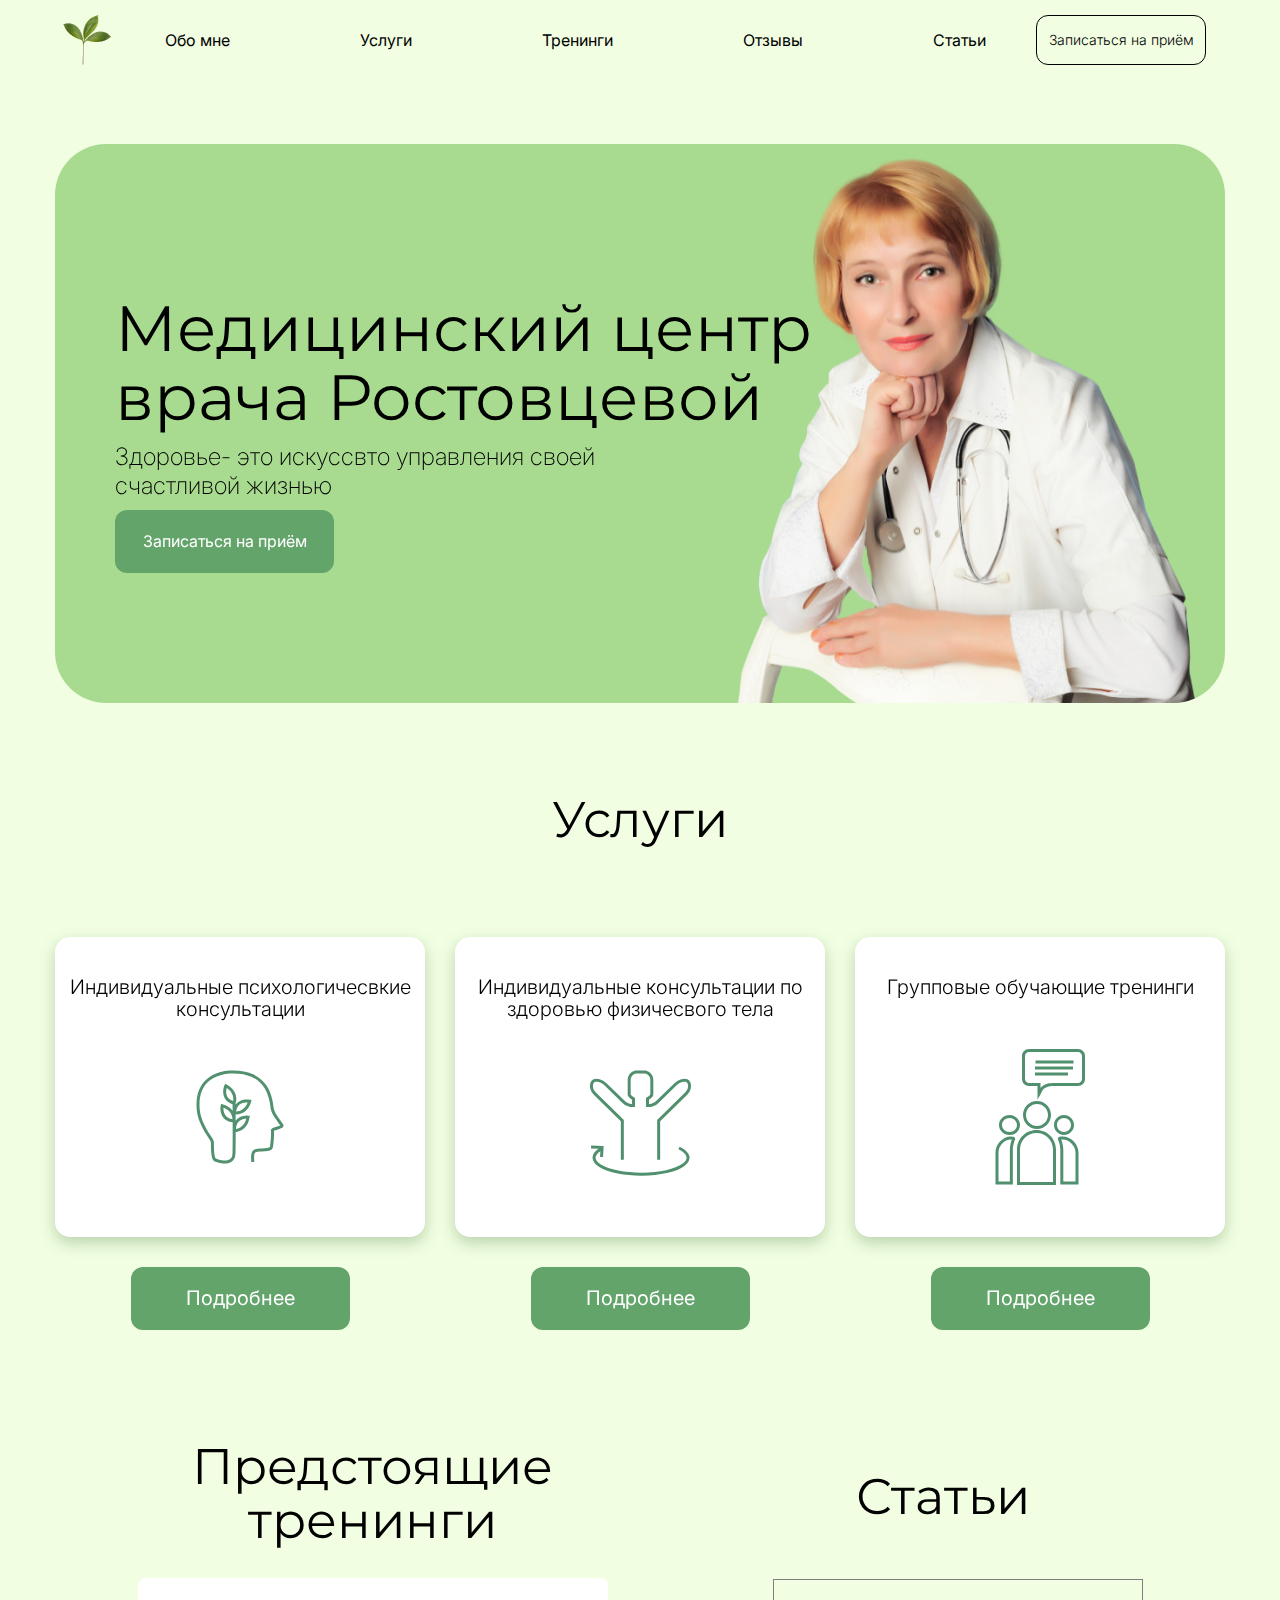
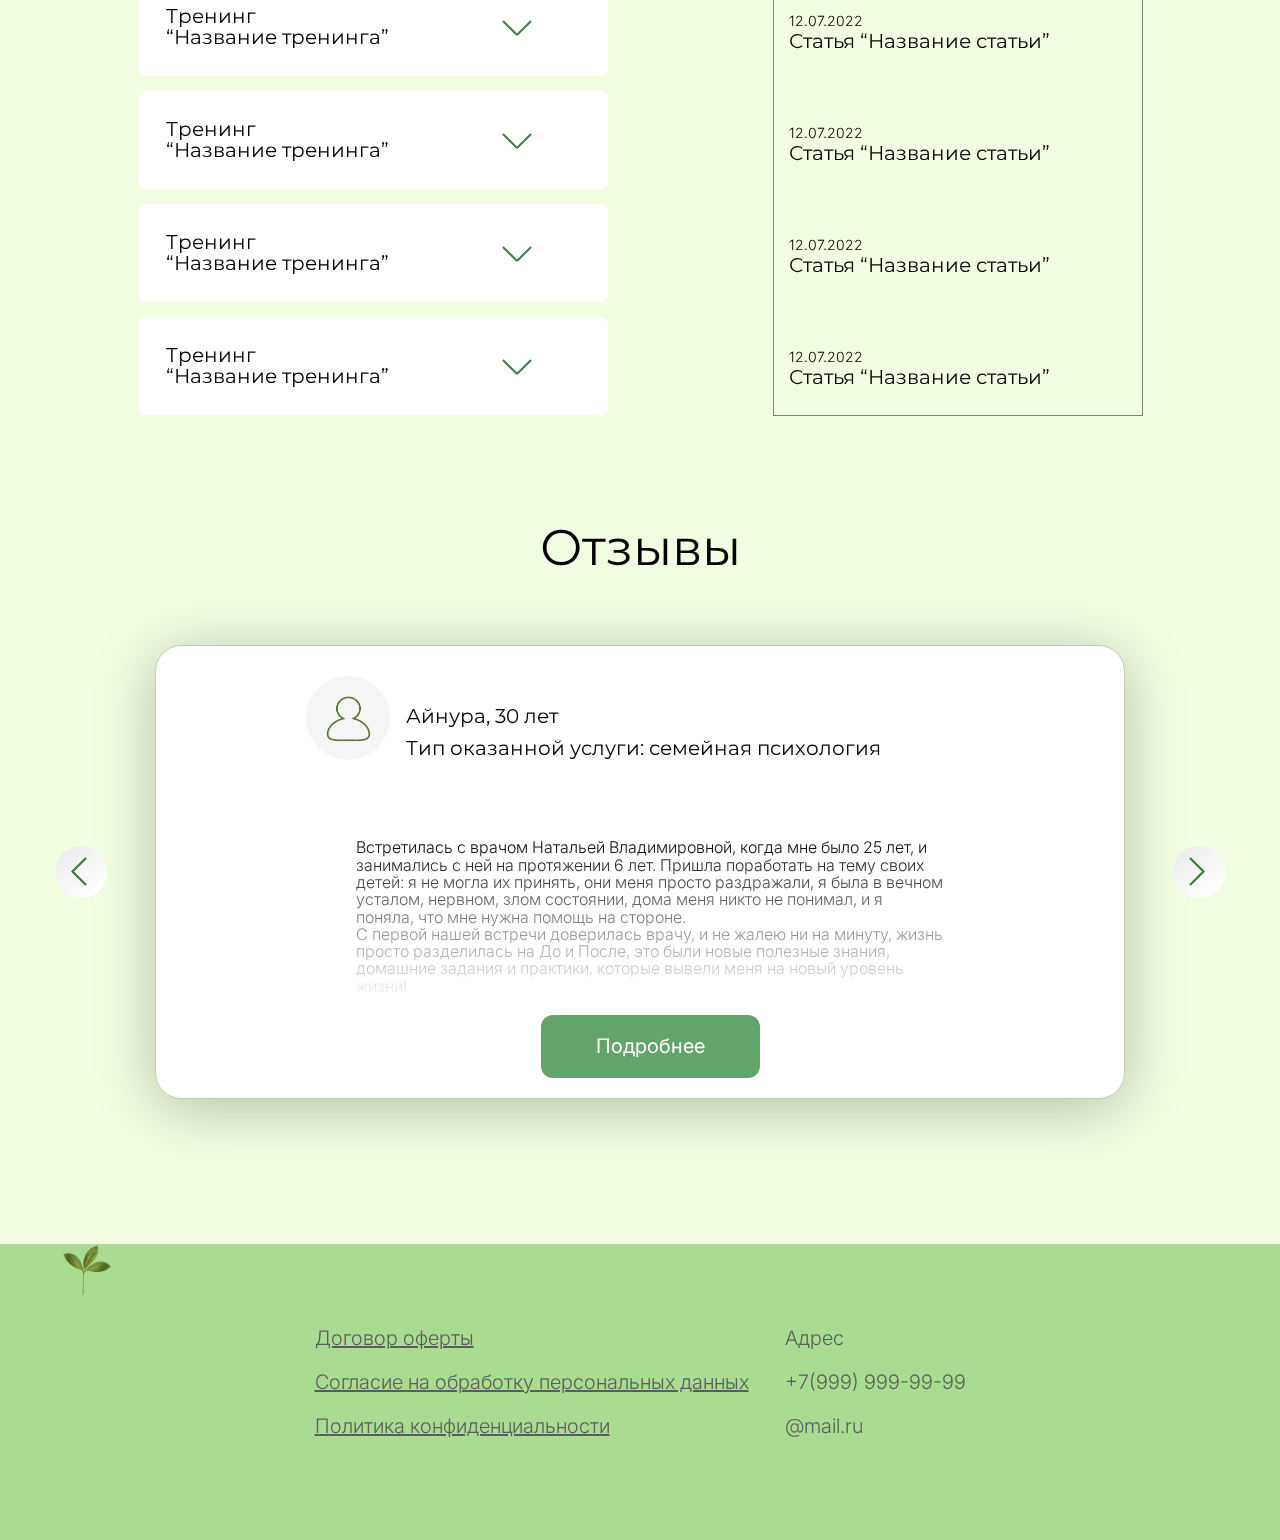
<file: index.html>
<!DOCTYPE html>
<html lang="ru">
<head>
    <meta charset="UTF-8">
    <title>Медицинский центр</title>
    <link rel="stylesheet" href="assets/css/styles.css">
    <link rel="preconnect" href="https://fonts.googleapis.com">
    <link rel="preconnect" href="https://fonts.gstatic.com" crossorigin>
    <link href="https://fonts.googleapis.com/css2?family=Inter:wght@200;300;400&family=Montserrat:wght@300;400&display=swap" rel="stylesheet">
    <meta name="viewport" content="width=device-width, initial-scale=1">
</head>
<body>
<div class="wrapper">
<header class="header">
    <div class="container">
        <div class="header__inner">
            <a href="index.html" class="header__logo">
                <img src="assets/images/logo.png" alt="Медицинский центр">
            </a>
            <nav class="header__nav">
                <ul class="header__list">
                    <li>
                        <a href="about.html" class="header__link">Обо мне</a>
                    </li>
                    <li>
                        <a href="physical-services.html" class="header__link">Услуги</a>
                    </li>
                    <li>
                        <a href="group-trainings.html" class="header__link">Тренинги</a>
                    </li>
                    <li>
                        <a href="reviews.html" class="header__link">Отзывы</a>
                    </li>
                    <li>
                        <a href="articles.html" class="header__link">Статьи</a>
                    </li>
                </ul>
                 <a href="#" class="modal-button header__button">Записаться на приём</a>
            </nav>
            <button class="burger">
                <span class="burger__item"></span>
            </button>
        </div>
    </div>
</header>
<main class="main">
<section class="intro">
    <div class="container">
        <div class="intro__block">
            <div class="intro__content">
                <h1 class="intro__title">Медицинский центр
                 врача Ростовцевой</h1>
                <h2 class="intro__subtitle">Здоровье- это искуссвто управления своей
                 счастливой жизнью</h2>
                <a href="#modal" class="modal-button intro__button">Записаться на приём</a>
            </div>
        </div>
    </div>
</section>
<section class="services">
    <div class="container">
       <h2 class="services__title title">Услуги</h2>
        <div class="services__block">
            <div class="services__item">
                <a href="psycho-services.html" class="services__bg">
                    <h3 class="services__text">Индивидуальные психологичесвкие консультации</h3>
                    <img src="assets/images/services1.svg" alt="Голова">
                </a>
                <a href="psycho-services.html" class="button">Подробнее</a>
            </div>
            <div class="services__item">
                <a href="physical-services.html" class="services__bg">
                    <h3 class="services__text">Индивидуальные консультации
                    по здоровью физичесвого тела</h3>
                    <img src="assets/images/services2.svg" alt="Здоровье">
                </a>
                <a href="physical-services.html" class="button">Подробнее</a>
            </div>
            <div class="services__item services__item--3">
                <a href="group-trainings.html" class="services__bg">
                    <h3 class="services__text">Групповые обучающие тренинги </h3>
                    <img src="assets/images/services3.svg" alt="Групповые тренинги">
                </a>
                <a href="group-trainings.html" class="button">Подробнее</a>
            </div>
        </div>
    </div>
</section>
<section class="timetable">
    <div class="container">
        <div class="timetable__block">

            <div class="timetable__trainings">
                <h2 class="title">Предстоящие
                 тренинги</h2>
                <div class="timetable__trainings__block">
                    <div class="timetable__trainings__item">
                        <div class="timetable__trainings__header">
                            <h3 class="timetable__name">Тренинг
                                “Название тренинга”
                            </h3>
                        </div>
                        <div class="timetable__trainings__content">
                            <span class="timetable__span">Запись открыта
                            с 05.06 по 06.07</span>
                            <span class="timetable__span">Категория: название категории</span>
                            <p class="timetable__text">Lorem ipsum dolor sit amet, consectetur adipiscing elit. Mi sapien, eu lectus neque commodo in. Magna convallis interdum egestas luctus vulputate tortor nisi, sed dignissim. Enim amet nibh dolor risus, risus in sociis tortor, mattis.</p>
                            <div class="timetable__span">Дата проведения: 10.07</div>
                            <div class="timetable__span">Стоимость: 1500 ₽ / 5000₸ </div>
                            <a href="#" class="modal-button timetable__button">Записаться</a>
                        </div>
                    </div>
                    <div class="timetable__trainings__item">
                        <div class="timetable__trainings__header">
                            <h3 class="timetable__name">Тренинг
                                “Название тренинга”
                            </h3>
                        </div>
                        <div class="timetable__trainings__content">
                            <span class="timetable__span">Запись открыта
                            с 05.06 по 06.07</span>
                            <span class="timetable__span">Категория: название категории</span>
                            <p class="timetable__text">Lorem ipsum dolor sit amet, consectetur adipiscing elit. Mi sapien, eu lectus neque commodo in. Magna convallis interdum egestas luctus vulputate tortor nisi, sed dignissim. Enim amet nibh dolor risus, risus in sociis tortor, mattis.</p>
                            <div class="timetable__span">Дата проведения: 10.07</div>
                            <div class="timetable__span">Стоимость: 1500 ₽ / 5000₸ </div>
                            <a href="#" class="modal-button  timetable__button">Записаться</a>
                        </div>
                    </div>
                    <div class="timetable__trainings__item">
                        <div class="timetable__trainings__header">
                            <h3 class="timetable__name">Тренинг
                                “Название тренинга”
                            </h3>
                        </div>
                        <div class="timetable__trainings__content">
                            <span class="timetable__span">Запись открыта
                            с 05.06 по 06.07</span>
                            <span class="timetable__span">Категория: название категории</span>
                            <p class="timetable__text">Lorem ipsum dolor sit amet, consectetur adipiscing elit. Mi sapien, eu lectus neque commodo in. Magna convallis interdum egestas luctus vulputate tortor nisi, sed dignissim. Enim amet nibh dolor risus, risus in sociis tortor, mattis.</p>
                            <div class="timetable__span">Дата проведения: 10.07</div>
                            <div class="timetable__span">Стоимость: 1500 ₽ / 5000₸ </div>
                            <a href="#" class="modal-button  timetable__button">Записаться</a>
                        </div>
                    </div>
                    <div class="timetable__trainings__item">
                        <div class="timetable__trainings__header">
                            <h3 class="timetable__name">Тренинг
                                “Название тренинга”
                            </h3>
                        </div>
                        <div class="timetable__trainings__content">
                            <span class="timetable__span">Запись открыта
                            с 05.06 по 06.07</span>
                            <span class="timetable__span">Категория: название категории</span>
                            <p class="timetable__text">Lorem ipsum dolor sit amet, consectetur adipiscing elit. Mi sapien, eu lectus neque commodo in. Magna convallis interdum egestas luctus vulputate tortor nisi, sed dignissim. Enim amet nibh dolor risus, risus in sociis tortor, mattis.</p>
                            <div class="timetable__span">Дата проведения: 10.07</div>
                            <div class="timetable__span">Стоимость: 1500 ₽ / 5000₸ </div>
                            <a href="#" class="modal-button  timetable__button">Записаться</a>
                        </div>
                    </div>
                </div>
            </div>
            <div class="timetable__articles">
               <h2 class="timetable__title title">Статьи</h2>
                <div class="timetable__articles__block">
                    <div class="timetable__articles__item">
                    <time class="timetable__date">12.07.2022</time>
                    <a href="single-articles.html" class="timetable__name">Статья “Название статьи”</a>
                    </div>
                    <div class="timetable__articles__item">
                    <time class="timetable__date">12.07.2022</time>
                    <a href="single-articles.html" class="timetable__name">Статья “Название статьи”</a>
                    </div>
                    <div class="timetable__articles__item">
                    <time class="timetable__date">12.07.2022</time>
                    <a href="single-articles.html" class="timetable__name">Статья “Название статьи”</a>
                    </div>
                    <div class="timetable__articles__item">
                    <time class="timetable__date">12.07.2022</time>
                    <a href="single-articles.html" class="timetable__name">Статья “Название статьи”</a>
                    </div>
                </div>
            </div>
        </div>
    </div>
</section>
<section class="slider">
    <div class="container">
        <h2 class="title">Отзывы</h2>
        <div class="slider__block">
           <button class="slider__arrow slider__arrow--prev"></button>
            <button class="slider__arrow slider__arrow--next"></button>
            <div class="slider__slider">
                <div class="slider__item">
                    <header class="slider__header">
                        <div class="slider__photo">
                            <img src="assets/images/slider-photo.png" alt="Аватарка">
                        </div>
                        <div class="slider__header__content">
                            <span class="slider__span ">Айнура, 30 лет</span>
                            <span class="slider__span">Тип оказанной услуги: семейная психология</span>
                        </div>
                    </header>
                    <div class="slider__content">
                        <p class="slider__text">Встретилась с врачом Натальей Владимировной, когда мне было 25 лет, и занимались с ней на протяжении 6 лет. Пришла поработать на тему своих детей: я не могла их принять, они меня просто раздражали, я была в вечном усталом, нервном, злом состоянии, дома меня никто не понимал, и я поняла, что мне нужна помощь на стороне.
                        С первой нашей встречи доверилась врачу, и не жалею ни на минуту, жизнь просто разделилась на До и После, это были новые полезные знания, домашние задания и практики, которые вывели меня на новый уровень жизни!
                        </p>
                        <a href="reviews.html" class="slider__button button">Подробнее</a>
                    </div>
                </div>
                <div class="slider__item">
                    <header class="slider__header">
                        <div class="slider__photo">
                            <img src="assets/images/slider-photo.png" alt="Аватарка">
                        </div>
                        <div class="slider__header__content">
                            <span class="slider__span ">Айнура, 30 лет</span>
                            <span class="slider__span">Тип оказанной услуги: семейная психология</span>
                        </div>
                    </header>
                    <div class="slider__content">
                        <p class="slider__text">Встретилась с врачом Натальей Владимировной, когда мне было 25 лет, и занимались с ней на протяжении 6 лет. Пришла поработать на тему своих детей: я не могла их принять, они меня просто раздражали, я была в вечном усталом, нервном, злом состоянии, дома меня никто не понимал, и я поняла, что мне нужна помощь на стороне.
                        С первой нашей встречи доверилась врачу, и не жалею ни на минуту, жизнь просто разделилась на До и После, это были новые полезные знания, домашние задания и практики, которые вывели меня на новый уровень жизни!
                        </p>
                        <a href="reviews.html" class="slider__button button">Подробнее</a>
                    </div>
                </div>
                <div class="slider__item">
                    <header class="slider__header">
                        <div class="slider__photo">
                            <img src="assets/images/slider-photo.png" alt="Аватарка">
                        </div>
                        <div class="slider__header__content">
                            <span class="slider__span ">Айнура, 30 лет</span>
                            <span class="slider__span">Тип оказанной услуги: семейная психология</span>
                        </div>
                    </header>
                    <div class="slider__content">
                        <p class="slider__text">Встретилась с врачом Натальей Владимировной, когда мне было 25 лет, и занимались с ней на протяжении 6 лет. Пришла поработать на тему своих детей: я не могла их принять, они меня просто раздражали, я была в вечном усталом, нервном, злом состоянии, дома меня никто не понимал, и я поняла, что мне нужна помощь на стороне.
                        С первой нашей встречи доверилась врачу, и не жалею ни на минуту, жизнь просто разделилась на До и После, это были новые полезные знания, домашние задания и практики, которые вывели меня на новый уровень жизни!
                        </p>
                        <a href="reviews.html" class="slider__button button">Подробнее</a>
                    </div>
                </div>
            </div>
        </div>
    </div>
</section>
</main>
<footer class="footer">
    <div class="container">
       <a href="index.html" class="footer__logo">
           <img src="assets/images/logo.png" alt="Медицинский центр">
       </a>
        <div class="footer__inner">
            <ul class="footer__list">
                <li>
                    <a href="#" class="footer__info footer__info--underline">Договор оферты</a>
                </li>
                <li>
                    <a href="#" class="footer__info footer__info--underline">Согласие на обработку персональных данных </a>
                </li>
                <li>
                    <a href="#" class="footer__info footer__info--underline">Политика конфиденциальности </a>
                </li>
            </ul>
            <ul class="footer__list">
                <li>
                    <a href="#"class="footer__info">Адрес</a>
                </li>
                <li>
                    <a href="tel:+79999999999" class="footer__info">+7(999) 999-99-99</a>
                </li>
                <li>
                    <a href="#" class="footer__info">@mail.ru </a>
                </li>
            </ul>
        </div>
    </div>
</footer>
</div>
<div class="modal" id="modal">
    <div class="modal__block active">
        <h2 class="modal__title">Записаться на прием</h2>
        <form action="/" method="post" class="modal__form">
            <div class="input__star">
                <input  type="text" placeholder="Ваше имя" class="modal__input" id="name">
            </div>
            <div class="input__star">
                <input  type="tel" placeholder="Номер телефона"  class="modal__input" id="phone">
            </div>
            <div class="modal-select__box">
                <div class="modal__options-container">
                    <div class="modal__scroll">
                        <div class="modal__option">
                            <input name="option" type="radio" id="Индивидуальная психологическая консультация" class="modal-select__input">
                            <label for="Индивидуальная психологическая консультация" class="modal-select__label">Индивидуальная психологическая консультация</label>
                        </div>
                        <div class="modal__option">
                            <input  name="option"  type="radio" id="Индивидуальная консультация по здоровью физического тела" name="category" class="modal-select__input">
                            <label for="Индивидуальная консультация по здоровью физического тела" class="modal-select__label">Индивидуальная консультация по здоровью физического тела</label>
                        </div>
                        <div class="modal__option">
                            <input  name="option"  type="radio" id="Тренинг “Название тренинга”" class="modal-select__input">
                            <label for="Тренинг “Название тренинга”" class="modal-select__label">Тренинг “Название тренинга”</label>
                        </div>
                        <div class="modal__option">
                            <input  name="option"  type="radio" id="Тренинг “Название тренинга”" class="modal-select__input">
                            <label for="Тренинг “Название тренинга”" class="modal-select__label">Тренинг “Название тренинга”</label>
                        </div>
                        <div class="modal__option">
                            <input  name="option"  type="radio" id="Тренинг “Название тренинга”" class="modal-select__input">
                            <label for="Тренинг “Название тренинга”" class="modal-select__label">Тренинг “Название тренинга”</label>
                        </div>
                        <div class="modal__option">
                            <input  name="option"  type="radio" id="Тренинг “Название тренинга”" class="modal-select__input">
                            <label for="Тренинг “Название тренинга”" class="modal-select__label">Тренинг “Название тренинга”</label>
                        </div>
                    </div>
                </div>
                <div class="input__star input__star--left">
                    <div class="modal__selected">
                            Тип услуги
                    </div>
                </div>
            </div>

           <div class="input__star input__star--height">
            <div class="modal-choice">
                <p>Выберете месседжер для связи</p>
                <div class="modal__icons">
                    <input name="messenger" type="radio" id="choice1" class="modal-choice__input modal-choice__input--1">
                    <label class="modal-choice__label modal-choice__label--1" for="choice1"></label>
                    <input  name="messenger" type="radio" id="choice2"  class="modal-choice__input modal-choice__input--2">
                    <label class="modal-choice__label modal-choice__label--2"  for="choice2"></label>
                    <input  name="messenger" type="radio" id="choice3"  class="modal-choice__input modal-choice__input--3">
                    <label class="modal-choice__label modal-choice__label--3"  for="choice3"></label>
                </div>
            </div>
            </div>
            <textarea class="modal__textarea" placeholder="Комментарий:"></textarea>
            <input required type="checkbox" id="checkbox" name="checkbox" class="modal__checkbox">
            <label for="checkbox" class="modal__label">Вы соглашаетесь на обработку ваших персональных данных</label>
            <span class="modal__span">*Заполните обязательные поля</span>
            <button class="modal__button modal__button--open">Отправить</button>
        </form>
        <button class="modal-close"></button>
    </div>

    <div class="modal-thanks__block">
        <h2 class="modal-thanks__title">Спасибо!
        Ваша заявка успешно
         отправлена</h2>
        <button type="submit" class="modal-thanks__button modal__button">Закрыть</button>
        <button class="modal-close modal-close-thanks"></button>
        <div class="modal__decor"></div>
    </div>
</div>

<link rel="stylesheet" href="assets/js/slick/slick.css">
<link rel="stylesheet" href="assets/js/slick/slick-theme.css">

<script src="https://cdnjs.cloudflare.com/ajax/libs/jquery/3.6.0/jquery.min.js" integrity="sha512-894YE6QWD5I59HgZOGReFYm4dnWc1Qt5NtvYSaNcOP+u1T9qYdvdihz0PPSiiqn/+/3e7Jo4EaG7TubfWGUrMQ==" crossorigin="anonymous" referrerpolicy="no-referrer"></script>
<script src="assets/js/slick/slick.min.js"></script>
<script src="assets/js/app.js"></script>
</body>
</html>
</file>
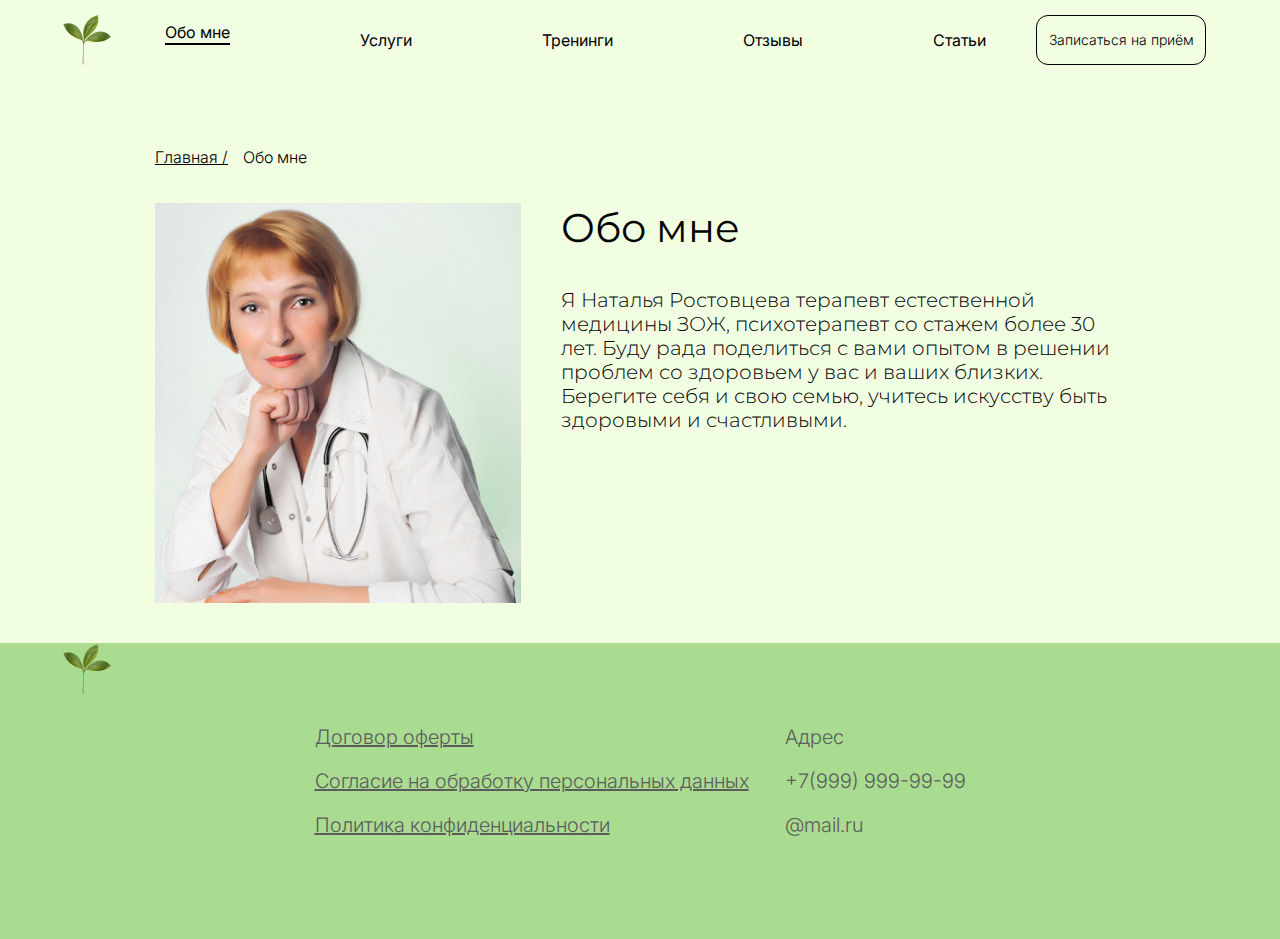
<file: about.html>
<!DOCTYPE html>
<html lang="ru">
<head>
    <meta charset="UTF-8">
    <title>Медицинский центр</title>
    <link rel="stylesheet" href="assets/css/styles.css">
    <link rel="preconnect" href="https://fonts.googleapis.com">
    <link rel="preconnect" href="https://fonts.gstatic.com" crossorigin>
    <link href="https://fonts.googleapis.com/css2?family=Inter:wght@200;300;400&family=Montserrat:wght@300;400&display=swap" rel="stylesheet">
    <meta name="viewport" content="width=device-width, initial-scale=1">
</head>
<body>
<div class="wrapper">
<header class="header">
    <div class="container">
        <div class="header__inner">
            <a href="index.html" class="header__logo">
                <img src="assets/images/logo.png" alt="Медицинский центр">
            </a>
            <nav class="header__nav">
                <ul class="header__list">
                    <li class="active">
                        <a href="about.html" class="header__link">Обо мне</a>
                    </li>
                    <li>
                        <a href="physical-services.html" class="header__link">Услуги</a>
                    </li>
                    <li>
                        <a href="group-trainings.html" class="header__link">Тренинги</a>
                    </li>
                    <li>
                        <a href="reviews.html" class="header__link">Отзывы</a>
                    </li>
                    <li>
                        <a href="articles.html" class="header__link">Статьи</a>
                    </li>
                </ul>
                 <a href="#" class="modal-button header__button">Записаться на приём</a>
            </nav>
            <button class="burger">
                <span class="burger__item"></span>
            </button>
        </div>
    </div>
</header>
<main class="main">
<section class="about">
    <div class="container">
        <div class="about__block">
            <div class="navigation">
                <a href="index.html">Главная /</a>
                <a href="about.html">Обо мне</a>
            </div>
            <div class="about__flex">
                <div class="about__photo">
                    <img src="assets/images/about-photo.jpg" alt="Мое фото">
                </div>
                <div class="about__content">
                    <h2 class="about__title">Обо мне</h2>
                    <p class="about__text">Я Наталья Ростовцева терапевт естественной медицины ЗОЖ, психотерапевт со стажем более 30 лет.
                    Буду рада поделиться с вами опытом в решении проблем со здоровьем у вас и ваших близких. Берегите себя и свою семью, учитесь искусству быть здоровыми и счастливыми.
                    </p>
                </div>
            </div>
        </div>
    </div>
</section>
</main>
<footer class="footer">
    <div class="container">
       <a href="index.html" class="footer__logo">
           <img src="assets/images/logo.png" alt="Медицинский центр">
       </a>
        <div class="footer__inner">
            <ul class="footer__list">
                <li>
                    <a href="#" class="footer__info footer__info--underline">Договор оферты</a>
                </li>
                <li>
                    <a href="#" class="footer__info footer__info--underline">Согласие на обработку персональных данных </a>
                </li>
                <li>
                    <a href="#" class="footer__info footer__info--underline">Политика конфиденциальности </a>
                </li>
            </ul>
            <ul class="footer__list">
                <li>
                    <a href="#"class="footer__info">Адрес</a>
                </li>
                <li>
                    <a href="tel:+79999999999" class="footer__info">+7(999) 999-99-99</a>
                </li>
                <li>
                    <a href="#" class="footer__info">@mail.ru </a>
                </li>
            </ul>
        </div>
    </div>
</footer>
</div>
<div class="modal" id="modal">
    <div class="modal__block active">
        <h2 class="modal__title">Записаться на прием</h2>
        <form action="/" method="post" class="modal__form">
            <div class="input__star">
                <input  type="text" placeholder="Ваше имя" class="modal__input" id="name">
            </div>
            <div class="input__star">
                <input  type="tel" placeholder="Номер телефона"  class="modal__input" id="phone">
            </div>
            <div class="modal-select__box">
                <div class="modal__options-container">
                    <div class="modal__scroll">
                        <div class="modal__option">
                            <input name="option" type="radio" id="Индивидуальная психологическая консультация" class="modal-select__input">
                            <label for="Индивидуальная психологическая консультация" class="modal-select__label">Индивидуальная психологическая консультация</label>
                        </div>
                        <div class="modal__option">
                            <input  name="option"  type="radio" id="Индивидуальная консультация по здоровью физического тела" name="category" class="modal-select__input">
                            <label for="Индивидуальная консультация по здоровью физического тела" class="modal-select__label">Индивидуальная консультация по здоровью физического тела</label>
                        </div>
                        <div class="modal__option">
                            <input  name="option"  type="radio" id="Тренинг “Название тренинга”" class="modal-select__input">
                            <label for="Тренинг “Название тренинга”" class="modal-select__label">Тренинг “Название тренинга”</label>
                        </div>
                        <div class="modal__option">
                            <input  name="option"  type="radio" id="Тренинг “Название тренинга”" class="modal-select__input">
                            <label for="Тренинг “Название тренинга”" class="modal-select__label">Тренинг “Название тренинга”</label>
                        </div>
                        <div class="modal__option">
                            <input  name="option"  type="radio" id="Тренинг “Название тренинга”" class="modal-select__input">
                            <label for="Тренинг “Название тренинга”" class="modal-select__label">Тренинг “Название тренинга”</label>
                        </div>
                        <div class="modal__option">
                            <input  name="option"  type="radio" id="Тренинг “Название тренинга”" class="modal-select__input">
                            <label for="Тренинг “Название тренинга”" class="modal-select__label">Тренинг “Название тренинга”</label>
                        </div>
                    </div>
                </div>
                <div class="input__star input__star--left">
                    <div class="modal__selected">
                            Тип услуги
                    </div>
                </div>
            </div>

           <div class="input__star input__star--height">
            <div class="modal-choice">
                <p>Выберете месседжер для связи</p>
                <div class="modal__icons">
                    <input name="messenger" type="radio" id="choice1" class="modal-choice__input modal-choice__input--1">
                    <label class="modal-choice__label modal-choice__label--1" for="choice1"></label>
                    <input  name="messenger" type="radio" id="choice2"  class="modal-choice__input modal-choice__input--2">
                    <label class="modal-choice__label modal-choice__label--2"  for="choice2"></label>
                    <input  name="messenger" type="radio" id="choice3"  class="modal-choice__input modal-choice__input--3">
                    <label class="modal-choice__label modal-choice__label--3"  for="choice3"></label>
                </div>
            </div>
            </div>
            <textarea class="modal__textarea" placeholder="Комментарий:"></textarea>
            <input required type="checkbox" id="checkbox" name="checkbox" class="modal__checkbox">
            <label for="checkbox" class="modal__label">Вы соглашаетесь на обработку ваших персональных данных</label>
            <span class="modal__span">*Заполните обязательные поля</span>
            <button class="modal__button modal__button--open">Отправить</button>
        </form>
        <button class="modal-close"></button>
    </div>

    <div class="modal-thanks__block">
        <h2 class="modal-thanks__title">Спасибо!
        Ваша заявка успешно
         отправлена</h2>
        <button class="modal-thanks__button modal__button">Закрыть</button>
        <button class="modal-close modal-close-thanks"></button>
        <div class="modal__decor"></div>
    </div>
</div>

<link rel="stylesheet" href="assets/js/slick/slick.css">
<link rel="stylesheet" href="assets/js/slick/slick-theme.css">

<script src="https://cdnjs.cloudflare.com/ajax/libs/jquery/3.6.0/jquery.min.js" integrity="sha512-894YE6QWD5I59HgZOGReFYm4dnWc1Qt5NtvYSaNcOP+u1T9qYdvdihz0PPSiiqn/+/3e7Jo4EaG7TubfWGUrMQ==" crossorigin="anonymous" referrerpolicy="no-referrer"></script>
<script src="assets/js/slick/slick.min.js"></script>
<script src="assets/js/app.js"></script>
</body>
</html>
</file>
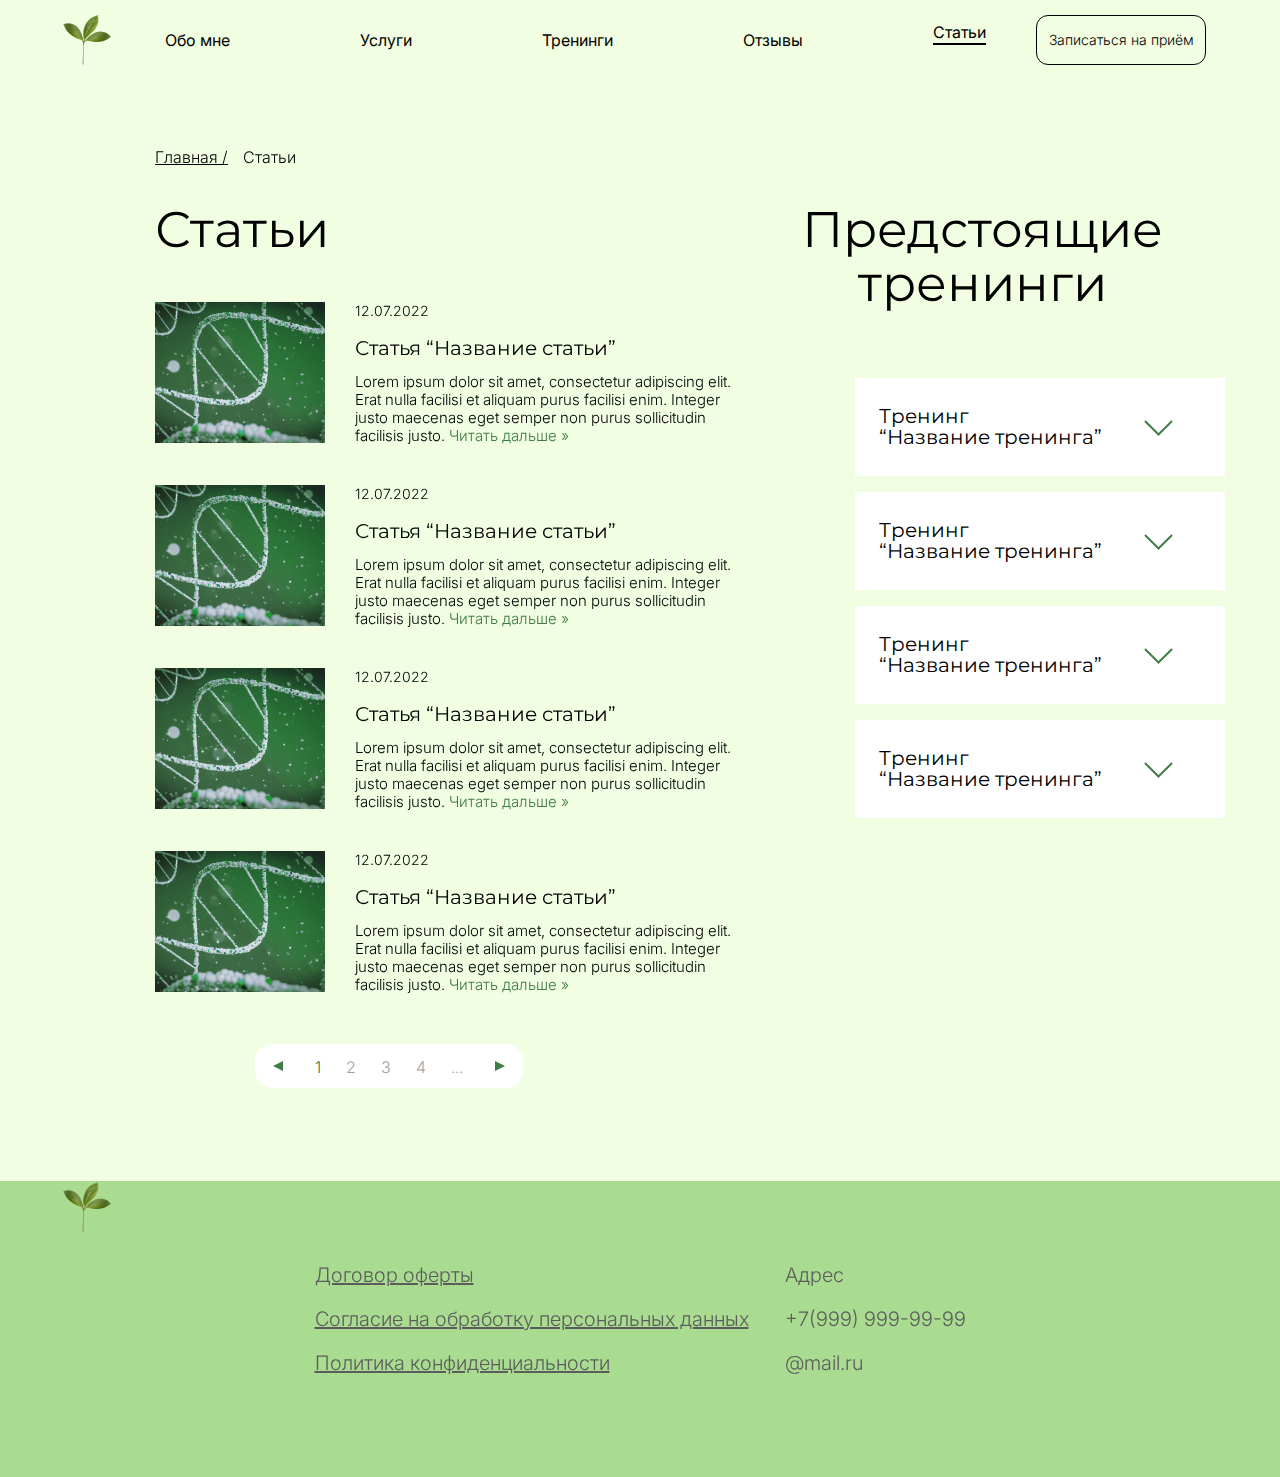
<file: articles.html>
<html lang="ru">
<head>
    <meta charset="UTF-8">
    <title>Медицинский центр</title>
    <link rel="stylesheet" href="assets/css/styles.css">
    <link rel="preconnect" href="https://fonts.googleapis.com">
    <link rel="preconnect" href="https://fonts.gstatic.com" crossorigin>
    <link href="https://fonts.googleapis.com/css2?family=Inter:wght@200;300;400&family=Montserrat:wght@300;400&display=swap" rel="stylesheet">
    <meta name="viewport" content="width=device-width, initial-scale=1">
</head>
<body>
<div class="wrapper">
<header class="header">
    <div class="container">
        <div class="header__inner">
            <a href="index.html" class="header__logo">
                <img src="assets/images/logo.png" alt="Медицинский центр">
            </a>
            <nav class="header__nav">
                <ul class="header__list">
                    <li>
                        <a href="about.html" class="header__link">Обо мне</a>
                    </li>
                    <li>
                        <a href="physical-services.html" class="header__link">Услуги</a>
                    </li>
                    <li>
                        <a href="group-trainings.html" class="header__link">Тренинги</a>
                    </li>
                    <li>
                        <a href="reviews.html" class="header__link">Отзывы</a>
                    </li>
                    <li class="active">
                        <a href="articles.html" class="header__link">Статьи</a>
                    </li>
                </ul>
                 <a href="#" class="modal-button header__button">Записаться на приём</a>
            </nav>
            <button class="burger">
                <span class="burger__item"></span>
            </button>
        </div>
    </div>
</header>
<main class="main">
<section class="articles">
    <div class="container">
        <div class="articles__block">
            <div class="navigation">
                <a href="index.html">Главная /</a>
                <a href="articles.html">Статьи</a>
            </div>
            <div class="articles__flex">
                <div class="articles__articles">
                    <h2 class="articles_title title">Статьи</h2>
                    <div class="articles__grid" id="tab-1">
                        <div class="articles__photo">
                            <img src="assets/images/articles-img.jpg" alt="Статья">
                        </div>
                        <div class="articles__content">
                            <time class="articles__data">12.07.2022</time>
                            <a href="single-articles.html" class="articles__name">Статья “Название статьи”</a>
                            <p class="articles__Text">Lorem ipsum dolor sit amet, consectetur adipiscing elit. Erat nulla facilisi et aliquam purus facilisi enim. Integer justo maecenas eget semper non purus sollicitudin facilisis justo. <a href="single-articles.html">Читать дальше »</a></p>
                        </div>
                        <div class="articles__photo">
                            <img src="assets/images/articles-img.jpg" alt="Статья">
                        </div>
                        <div class="articles__content">
                            <time class="articles__data">12.07.2022</time>
                            <a href="single-articles.html" class="articles__name">Статья “Название статьи”</a>
                            <p class="articles__Text">Lorem ipsum dolor sit amet, consectetur adipiscing elit. Erat nulla facilisi et aliquam purus facilisi enim. Integer justo maecenas eget semper non purus sollicitudin facilisis justo. <a href="single-articles.html">Читать дальше »</a></p>
                        </div>
                        <div class="articles__photo">
                            <img src="assets/images/articles-img.jpg" alt="Статья">
                        </div>
                        <div class="articles__content">
                            <time class="articles__data">12.07.2022</time>
                            <a href="single-articles.html" class="articles__name">Статья “Название статьи”</a>
                            <p class="articles__Text">Lorem ipsum dolor sit amet, consectetur adipiscing elit. Erat nulla facilisi et aliquam purus facilisi enim. Integer justo maecenas eget semper non purus sollicitudin facilisis justo. <a href="single-articles.html">Читать дальше »</a></p>
                        </div>
                        <div class="articles__photo">
                            <img src="assets/images/articles-img.jpg" alt="Статья">
                        </div>
                        <div class="articles__content">
                            <time class="articles__data">12.07.2022</time>
                            <a href="single-articles.html" class="articles__name">Статья “Название статьи”</a>
                            <p class="articles__Text">Lorem ipsum dolor sit amet, consectetur adipiscing elit. Erat nulla facilisi et aliquam purus facilisi enim. Integer justo maecenas eget semper non purus sollicitudin facilisis justo. <a href="single-articles.html">Читать дальше »</a></p>
                        </div>
                    </div>
                    <div class="articles__grid" id="tab-2">

                        <div class="articles__photo">
                            <img src="assets/images/articles-img.jpg" alt="Статья">
                        </div>
                        <div class="articles__content">
                            <time class="articles__data">12.07.2022</time>
                            <a href="single-articles.html" class="articles__name">Статья “Название статьи”</a>
                            <p class="articles__Text">Lorem ipsum dolor sit amet, consectetur adipiscing elit. Erat nulla facilisi et aliquam purus facilisi enim. Integer justo maecenas eget semper non purus sollicitudin facilisis justo. <a href="single-articles.html">Читать дальше »</a></p>
                        </div>
                        <div class="articles__photo">
                            <img src="assets/images/articles-img.jpg" alt="Статья">
                        </div>
                        <div class="articles__content">
                            <time class="articles__data">12.07.2022</time>
                            <a href="single-articles.html"class="articles__name">Статья “Название статьи”</a>
                            <p class="articles__text">Lorem ipsum dolor sit amet, consectetur adipiscing elit. Erat nulla facilisi et aliquam purus facilisi enim. Integer justo maecenas eget semper non purus sollicitudin facilisis justo. <a href="single-articles.html">Читать дальше »</a></p>
                        </div>
                        <div class="articles__photo">
                            <img src="assets/images/articles-img.jpg" alt="Статья">
                        </div>
                        <div class="articles__content">
                            <time class="articles__data">12.07.2022</time>
                            <a href="single-articles.html" class="articles__name">Статья “Название статьи”</a>
                            <p class="articles__text">Lorem ipsum dolor sit amet, consectetur adipiscing elit. Erat nulla facilisi et aliquam purus facilisi enim. Integer justo maecenas eget semper non purus sollicitudin facilisis justo. <a href="single-articles.html">Читать дальше »</a></p>
                        </div>
                    </div>
                    <div class="articles__grid" id="tab-3">

                        <div class="articles__photo">
                            <img src="assets/images/articles-img.jpg" alt="Статья">
                        </div>
                        <div class="articles__content">
                            <time class="articles__data">12.07.2022</time>
                            <a href="single-articles.html" class="articles__name">Статья “Название статьи”</a>
                            <p class="articles__text">Lorem ipsum dolor sit amet, consectetur adipiscing elit. Erat nulla facilisi et aliquam purus facilisi enim. Integer justo maecenas eget semper non purus sollicitudin facilisis justo. <a href="single-articles.html">Читать дальше »</a></p>
                        </div>
                        <div class="articles__photo">
                            <img src="assets/images/articles-img.jpg" alt="Статья">
                        </div>
                        <div class="articles__content">
                            <time class="articles__data">12.07.2022</time>
                            <a href="single-articles.html" class="articles__name">Статья “Название статьи”</a>
                            <p class="articles__Text">Lorem ipsum dolor sit amet, consectetur adipiscing elit. Erat nulla facilisi et aliquam purus facilisi enim. Integer justo maecenas eget semper non purus sollicitudin facilisis justo. <a href="single-articles.html">Читать дальше »</a></p>
                        </div>
                    </div>
                    <div class="articles__grid" id="tab-4">
                        <div class="articles__photo">
                            <img src="assets/images/articles-img.jpg" alt="Статья">
                        </div>
                        <div class="articles__content">
                            <time class="articles__data">12.07.2022</time>
                            <a href="single-articles.html" class="articles__name">Статья “Название статьи”</a>
                            <p class="articles__Text">Lorem ipsum dolor sit amet, consectetur adipiscing elit. Erat nulla facilisi et aliquam purus facilisi enim. Integer justo maecenas eget semper non purus sollicitudin facilisis justo. <a href="single-articles.html">Читать дальше »</a></p>
                        </div>
                    </div>
                    <div class="articles__triggers">
                        <a href="#tab-1" class="article__triggers__item">1</a>
                        <a href="#tab-2" class="article__triggers__item">2</a>
                        <a href="#tab-3" class="article__triggers__item">3</a>
                        <a href="#tab-4" class="article__triggers__item">4</a>
                        <a href="" class="article__triggers__item">...</a>
                    </div>
                </div>
                <div class="articles__trainings">
                    <h2 class="title">Предстоящие тренинги</h2>
                    <div class="articles__items">
                        <div class="articles__item">
                            <h3 class="articles__trainings__name">Тренинг
                             “Название тренинга”
                            </h3>
                        </div>
                        <div class="articles__item">
                            <h3 class="articles__trainings__name">Тренинг
                             “Название тренинга”
                            </h3>
                        </div>
                        <div class="articles__item">
                            <h3 class="articles__trainings__name">Тренинг
                             “Название тренинга”
                            </h3>
                        </div>
                        <div class="articles__item">
                            <h3 class="articles__trainings__name">Тренинг
                             “Название тренинга”
                            </h3>
                        </div>
                    </div>
                </div>
            </div>
        </div>
    </div>
</section>
</main>
<footer class="footer">
    <div class="container">
       <a href="index.html" class="footer__logo">
           <img src="assets/images/logo.png" alt="Медицинский центр">
       </a>
        <div class="footer__inner">
            <ul class="footer__list">
                <li>
                    <a href="#" class="footer__info footer__info--underline">Договор оферты</a>
                </li>
                <li>
                    <a href="#" class="footer__info footer__info--underline">Согласие на обработку персональных данных </a>
                </li>
                <li>
                    <a href="#" class="footer__info footer__info--underline">Политика конфиденциальности </a>
                </li>
            </ul>
            <ul class="footer__list">
                <li>
                    <a href="#"class="footer__info">Адрес</a>
                </li>
                <li>
                    <a href="tel:+79999999999" class="footer__info">+7(999) 999-99-99</a>
                </li>
                <li>
                    <a href="#" class="footer__info">@mail.ru </a>
                </li>
            </ul>
        </div>
    </div>
</footer>
</div>
<div class="modal" id="modal">
    <div class="modal__block active">
        <h2 class="modal__title">Записаться на прием</h2>
        <form action="/" method="post" class="modal__form">
            <div class="input__star">
                <input  type="text" placeholder="Ваше имя" class="modal__input" id="name">
            </div>
            <div class="input__star">
                <input  type="tel" placeholder="Номер телефона"  class="modal__input" id="phone">
            </div>
            <div class="modal-select__box">
                <div class="modal__options-container">
                    <div class="modal__scroll">
                        <div class="modal__option">
                            <input name="option" type="radio" id="Индивидуальная психологическая консультация" class="modal-select__input">
                            <label for="Индивидуальная психологическая консультация" class="modal-select__label">Индивидуальная психологическая консультация</label>
                        </div>
                        <div class="modal__option">
                            <input  name="option"  type="radio" id="Индивидуальная консультация по здоровью физического тела" name="category" class="modal-select__input">
                            <label for="Индивидуальная консультация по здоровью физического тела" class="modal-select__label">Индивидуальная консультация по здоровью физического тела</label>
                        </div>
                        <div class="modal__option">
                            <input  name="option"  type="radio" id="Тренинг “Название тренинга”" class="modal-select__input">
                            <label for="Тренинг “Название тренинга”" class="modal-select__label">Тренинг “Название тренинга”</label>
                        </div>
                        <div class="modal__option">
                            <input  name="option"  type="radio" id="Тренинг “Название тренинга”" class="modal-select__input">
                            <label for="Тренинг “Название тренинга”" class="modal-select__label">Тренинг “Название тренинга”</label>
                        </div>
                        <div class="modal__option">
                            <input  name="option"  type="radio" id="Тренинг “Название тренинга”" class="modal-select__input">
                            <label for="Тренинг “Название тренинга”" class="modal-select__label">Тренинг “Название тренинга”</label>
                        </div>
                        <div class="modal__option">
                            <input  name="option"  type="radio" id="Тренинг “Название тренинга”" class="modal-select__input">
                            <label for="Тренинг “Название тренинга”" class="modal-select__label">Тренинг “Название тренинга”</label>
                        </div>
                    </div>
                </div>
                <div class="input__star input__star--left">
                    <div class="modal__selected">
                            Тип услуги
                    </div>
                </div>
            </div>

           <div class="input__star input__star--height">
            <div class="modal-choice">
                <p>Выберете месседжер для связи</p>
                <div class="modal__icons">
                    <input name="messenger" type="radio" id="choice1" class="modal-choice__input modal-choice__input--1">
                    <label class="modal-choice__label modal-choice__label--1" for="choice1"></label>
                    <input  name="messenger" type="radio" id="choice2"  class="modal-choice__input modal-choice__input--2">
                    <label class="modal-choice__label modal-choice__label--2"  for="choice2"></label>
                    <input  name="messenger" type="radio" id="choice3"  class="modal-choice__input modal-choice__input--3">
                    <label class="modal-choice__label modal-choice__label--3"  for="choice3"></label>
                </div>
            </div>
            </div>
            <textarea class="modal__textarea" placeholder="Комментарий:"></textarea>
            <input required type="checkbox" id="checkbox" name="checkbox" class="modal__checkbox">
            <label for="checkbox" class="modal__label">Вы соглашаетесь на обработку ваших персональных данных</label>
            <span class="modal__span">*Заполните обязательные поля</span>
            <button class="modal__button modal__button--open">Отправить</button>
        </form>
        <button class="modal-close"></button>
    </div>

    <div class="modal-thanks__block">
        <h2 class="modal-thanks__title">Спасибо!
        Ваша заявка успешно
         отправлена</h2>
        <button class="modal-thanks__button modal__button">Закрыть</button>
        <button class="modal-close modal-close-thanks"></button>
        <div class="modal__decor"></div>
    </div>
</div>

<link rel="stylesheet" href="assets/js/slick/slick.css">
<link rel="stylesheet" href="assets/js/slick/slick-theme.css">

<script src="https://cdnjs.cloudflare.com/ajax/libs/jquery/3.6.0/jquery.min.js" integrity="sha512-894YE6QWD5I59HgZOGReFYm4dnWc1Qt5NtvYSaNcOP+u1T9qYdvdihz0PPSiiqn/+/3e7Jo4EaG7TubfWGUrMQ==" crossorigin="anonymous" referrerpolicy="no-referrer"></script>
<script src="assets/js/slick/slick.min.js"></script>
<script src="assets/js/app.js"></script>

</body>
</html>
</file>
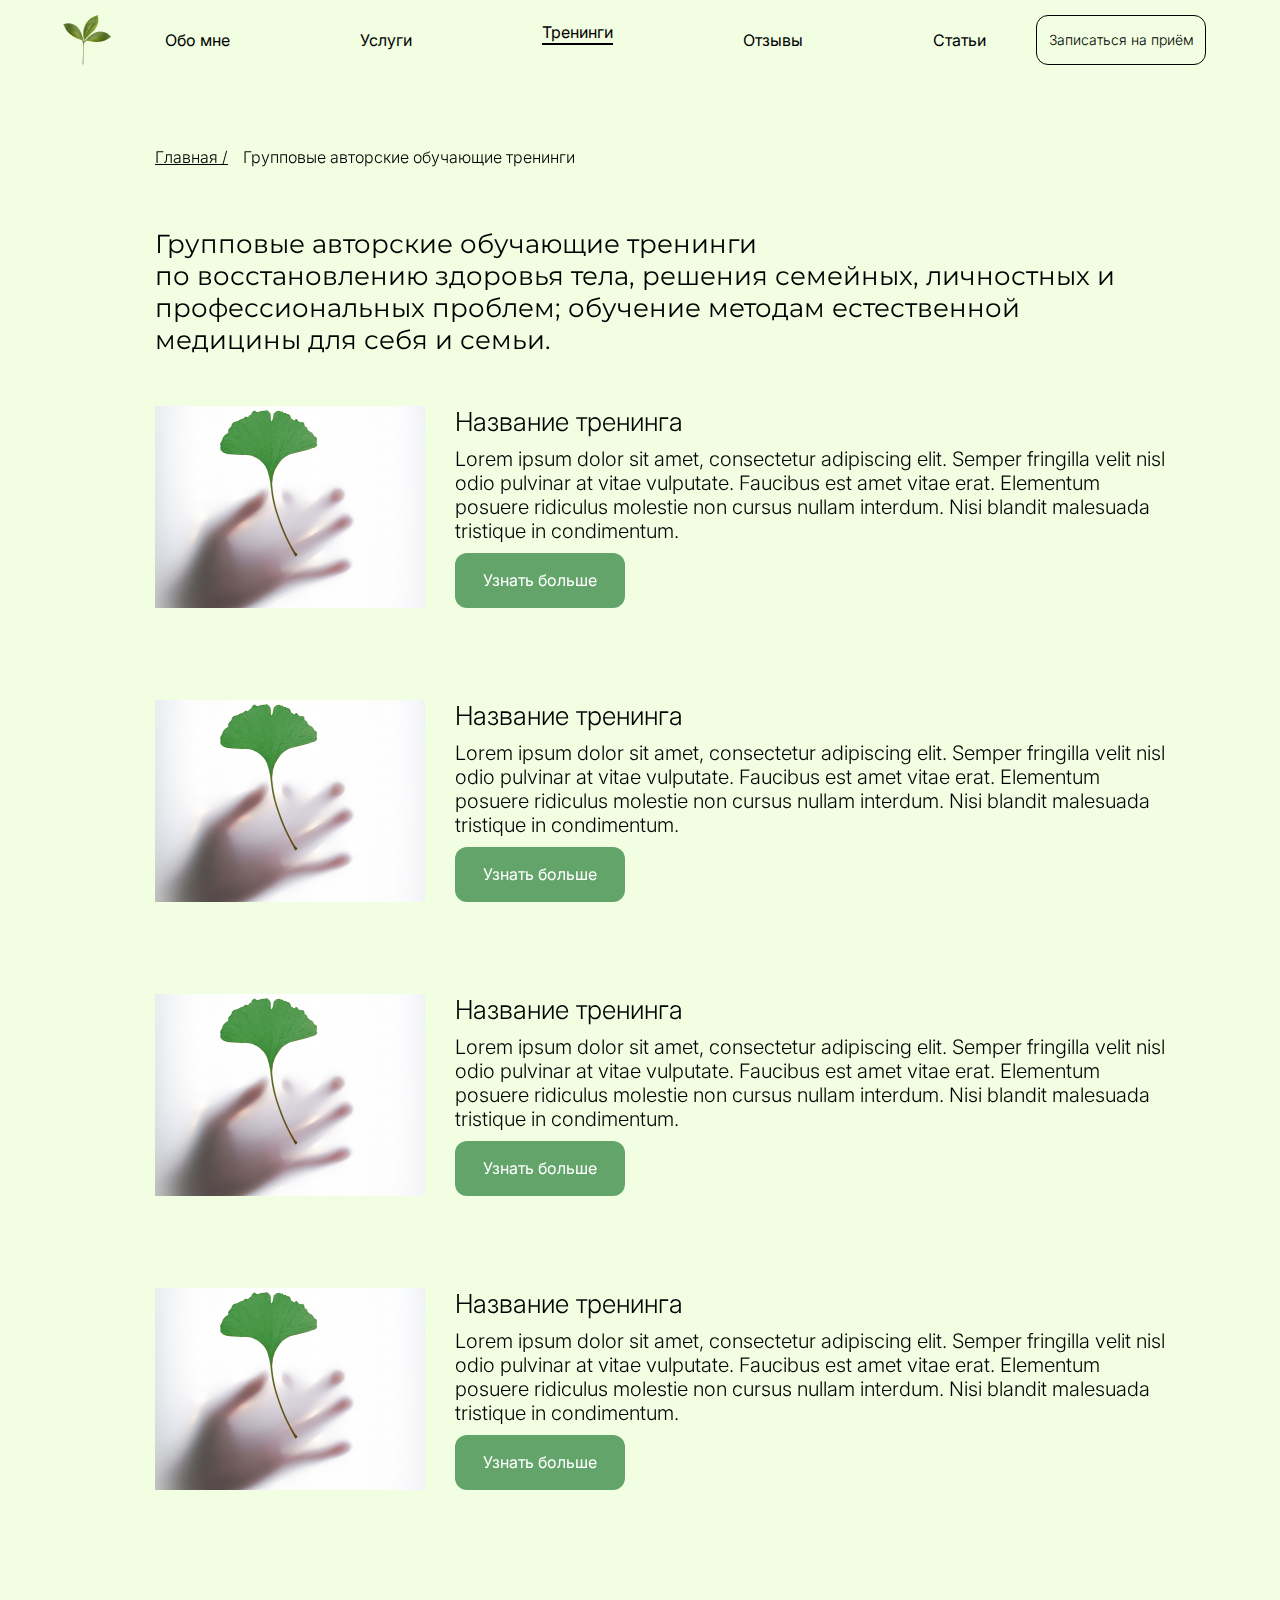
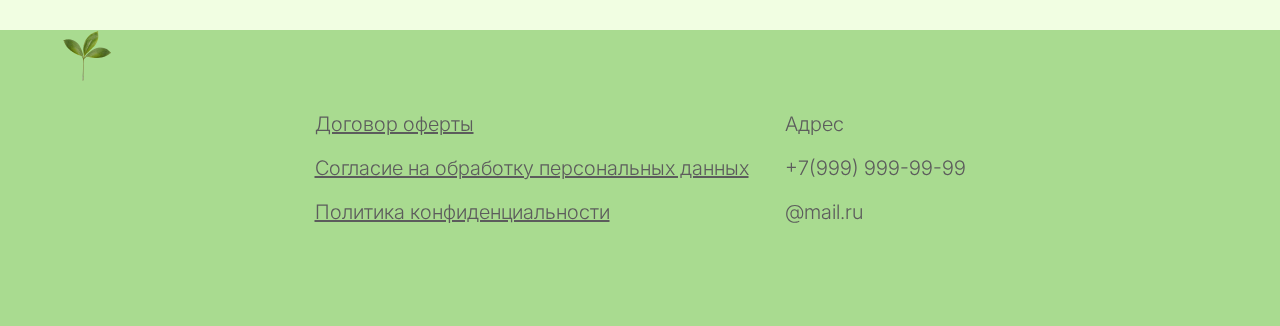
<file: group-trainings.html>
<html lang="ru">
<head>
    <meta charset="UTF-8">
    <title>Медицинский центр</title>
    <link rel="stylesheet" href="assets/css/styles.css">
    <link rel="preconnect" href="https://fonts.googleapis.com">
    <link rel="preconnect" href="https://fonts.gstatic.com" crossorigin>
    <link href="https://fonts.googleapis.com/css2?family=Inter:wght@200;300;400&family=Montserrat:wght@300;400&display=swap" rel="stylesheet">
    <meta name="viewport" content="width=device-width, initial-scale=1">
</head>
<body>
<div class="wrapper">
<header class="header">
    <div class="container">
        <div class="header__inner">
            <a href="index.html" class="header__logo">
                <img src="assets/images/logo.png" alt="Медицинский центр">
            </a>
            <nav class="header__nav">
                <ul class="header__list">
                    <li>
                        <a href="about.html" class="header__link">Обо мне</a>
                    </li>
                    <li>
                        <a href="physical-services.html" class="header__link">Услуги</a>
                    </li>
                    <li class="active">
                        <a href="group-trainings.html" class="header__link">Тренинги</a>
                    </li>
                    <li>
                        <a href="reviews.html" class="header__link">Отзывы</a>
                    </li>
                    <li>
                        <a href="articles.html" class="header__link">Статьи</a>
                    </li>
                </ul>
                 <a href="#" class="modal-button header__button">Записаться на приём</a>
            </nav>
            <button class="burger">
                <span class="burger__item"></span>
            </button>
        </div>
    </div>
</header>
<main class="main">
<section class="trainigs">
    <div class="container">
        <div class="trainings__block">
            <div class="navigation">
            <a href="index.html">Главная /</a>
            <a href="group-trainings.html">Групповые авторские обучающие тренинги
            </a>
            </div>
            <h2 class="physical__title--none title">Услуги</h2>
            <p class="text">Групповые авторские обучающие тренинги
            по восстановлению здоровья тела, решения семейных,  личностных и
             профессиональных проблем; обучение методам естественной медицины для себя и семьи.</p>
            <div class="trainings__grid">
                <div class="trainings__photo">
                    <img src="assets/images/training-img.jpg" alt="Тренинг">
                </div>
                <div class="trainings__content">
                    <h3 class="trainings__name">Название тренинга</h3>
                    <p class="trainings__text">Lorem ipsum dolor sit amet, consectetur adipiscing elit. Semper fringilla velit nisl odio pulvinar at vitae vulputate. Faucibus est amet vitae erat. Elementum posuere ridiculus molestie non cursus nullam interdum. Nisi blandit malesuada tristique in condimentum.</p>
                    <a href="personal-trainings.html" class="trainings__button">Узнать больше</a>
                </div>
                <div class="trainings__photo">
                    <img src="assets/images/training-img.jpg" alt="Тренинг">
                </div>
                <div class="trainings__content">
                    <h3 class="trainings__name">Название тренинга</h3>
                    <p class="trainings__text">Lorem ipsum dolor sit amet, consectetur adipiscing elit. Semper fringilla velit nisl odio pulvinar at vitae vulputate. Faucibus est amet vitae erat. Elementum posuere ridiculus molestie non cursus nullam interdum. Nisi blandit malesuada tristique in condimentum.</p>
                    <a href="personal-trainings.html" class="trainings__button">Узнать больше</a>
                </div>
                <div class="trainings__photo">
                    <img src="assets/images/training-img.jpg" alt="Тренинг">
                </div>
                <div class="trainings__content">
                    <h3 class="trainings__name">Название тренинга</h3>
                    <p class="trainings__text">Lorem ipsum dolor sit amet, consectetur adipiscing elit. Semper fringilla velit nisl odio pulvinar at vitae vulputate. Faucibus est amet vitae erat. Elementum posuere ridiculus molestie non cursus nullam interdum. Nisi blandit malesuada tristique in condimentum.</p>
                    <a href="personal-trainings.html" class="trainings__button">Узнать больше</a>
                </div>
                <div class="trainings__photo">
                    <img src="assets/images/training-img.jpg" alt="Тренинг">
                </div>
                <div class="trainings__content">
                    <h3 class="trainings__name">Название тренинга</h3>
                    <p class="trainings__text">Lorem ipsum dolor sit amet, consectetur adipiscing elit. Semper fringilla velit nisl odio pulvinar at vitae vulputate. Faucibus est amet vitae erat. Elementum posuere ridiculus molestie non cursus nullam interdum. Nisi blandit malesuada tristique in condimentum.</p>
                    <a href="personal-trainings.html" class="trainings__button">Узнать больше</a>
                </div>
            </div>
        </div>
    </div>
</section>
</main>
<footer class="footer">
    <div class="container">
       <a href="index.html" class="footer__logo">
           <img src="assets/images/logo.png" alt="Медицинский центр">
       </a>
        <div class="footer__inner">
            <ul class="footer__list">
                <li>
                    <a href="#" class="footer__info footer__info--underline">Договор оферты</a>
                </li>
                <li>
                    <a href="#" class="footer__info footer__info--underline">Согласие на обработку персональных данных </a>
                </li>
                <li>
                    <a href="#" class="footer__info footer__info--underline">Политика конфиденциальности </a>
                </li>
            </ul>
            <ul class="footer__list">
                <li>
                    <a href="#"class="footer__info">Адрес</a>
                </li>
                <li>
                    <a href="tel:+79999999999" class="footer__info">+7(999) 999-99-99</a>
                </li>
                <li>
                    <a href="#" class="footer__info">@mail.ru </a>
                </li>
            </ul>
        </div>
    </div>
</footer>
</div>
<div class="modal" id="modal">
    <div class="modal__block active">
        <h2 class="modal__title">Записаться на прием</h2>
        <form action="/" method="post" class="modal__form">
            <div class="input__star">
                <input  type="text" placeholder="Ваше имя" class="modal__input" id="name">
            </div>
            <div class="input__star">
                <input  type="tel" placeholder="Номер телефона"  class="modal__input" id="phone">
            </div>
            <div class="modal-select__box">
                <div class="modal__options-container">
                    <div class="modal__scroll">
                        <div class="modal__option">
                            <input name="option" type="radio" id="Индивидуальная психологическая консультация" class="modal-select__input">
                            <label for="Индивидуальная психологическая консультация" class="modal-select__label">Индивидуальная психологическая консультация</label>
                        </div>
                        <div class="modal__option">
                            <input  name="option"  type="radio" id="Индивидуальная консультация по здоровью физического тела" name="category" class="modal-select__input">
                            <label for="Индивидуальная консультация по здоровью физического тела" class="modal-select__label">Индивидуальная консультация по здоровью физического тела</label>
                        </div>
                        <div class="modal__option">
                            <input  name="option"  type="radio" id="Тренинг “Название тренинга”" class="modal-select__input">
                            <label for="Тренинг “Название тренинга”" class="modal-select__label">Тренинг “Название тренинга”</label>
                        </div>
                        <div class="modal__option">
                            <input  name="option"  type="radio" id="Тренинг “Название тренинга”" class="modal-select__input">
                            <label for="Тренинг “Название тренинга”" class="modal-select__label">Тренинг “Название тренинга”</label>
                        </div>
                        <div class="modal__option">
                            <input  name="option"  type="radio" id="Тренинг “Название тренинга”" class="modal-select__input">
                            <label for="Тренинг “Название тренинга”" class="modal-select__label">Тренинг “Название тренинга”</label>
                        </div>
                        <div class="modal__option">
                            <input  name="option"  type="radio" id="Тренинг “Название тренинга”" class="modal-select__input">
                            <label for="Тренинг “Название тренинга”" class="modal-select__label">Тренинг “Название тренинга”</label>
                        </div>
                    </div>
                </div>
                <div class="input__star input__star--left">
                    <div class="modal__selected">
                            Тип услуги
                    </div>
                </div>
            </div>

           <div class="input__star input__star--height">
            <div class="modal-choice">
                <p>Выберете месседжер для связи</p>
                <div class="modal__icons">
                    <input name="messenger" type="radio" id="choice1" class="modal-choice__input modal-choice__input--1">
                    <label class="modal-choice__label modal-choice__label--1" for="choice1"></label>
                    <input  name="messenger" type="radio" id="choice2"  class="modal-choice__input modal-choice__input--2">
                    <label class="modal-choice__label modal-choice__label--2"  for="choice2"></label>
                    <input  name="messenger" type="radio" id="choice3"  class="modal-choice__input modal-choice__input--3">
                    <label class="modal-choice__label modal-choice__label--3"  for="choice3"></label>
                </div>
            </div>
            </div>
            <textarea class="modal__textarea" placeholder="Комментарий:"></textarea>
            <input required type="checkbox" id="checkbox" name="checkbox" class="modal__checkbox">
            <label for="checkbox" class="modal__label">Вы соглашаетесь на обработку ваших персональных данных</label>
            <span class="modal__span">*Заполните обязательные поля</span>
            <button class="modal__button modal__button--open">Отправить</button>
        </form>
        <button class="modal-close"></button>
    </div>

    <div class="modal-thanks__block">
        <h2 class="modal-thanks__title">Спасибо!
        Ваша заявка успешно
         отправлена</h2>
        <button class="modal-thanks__button modal__button">Закрыть</button>
        <button class="modal-close modal-close-thanks"></button>
        <div class="modal__decor"></div>
    </div>
</div>
<link rel="stylesheet" href="assets/js/slick/slick.css">
<link rel="stylesheet" href="assets/js/slick/slick-theme.css">

<script src="https://cdnjs.cloudflare.com/ajax/libs/jquery/3.6.0/jquery.min.js" integrity="sha512-894YE6QWD5I59HgZOGReFYm4dnWc1Qt5NtvYSaNcOP+u1T9qYdvdihz0PPSiiqn/+/3e7Jo4EaG7TubfWGUrMQ==" crossorigin="anonymous" referrerpolicy="no-referrer"></script>
<script src="assets/js/slick/slick.min.js"></script>
<script src="assets/js/app.js"></script>
</body>
</html>
</file>
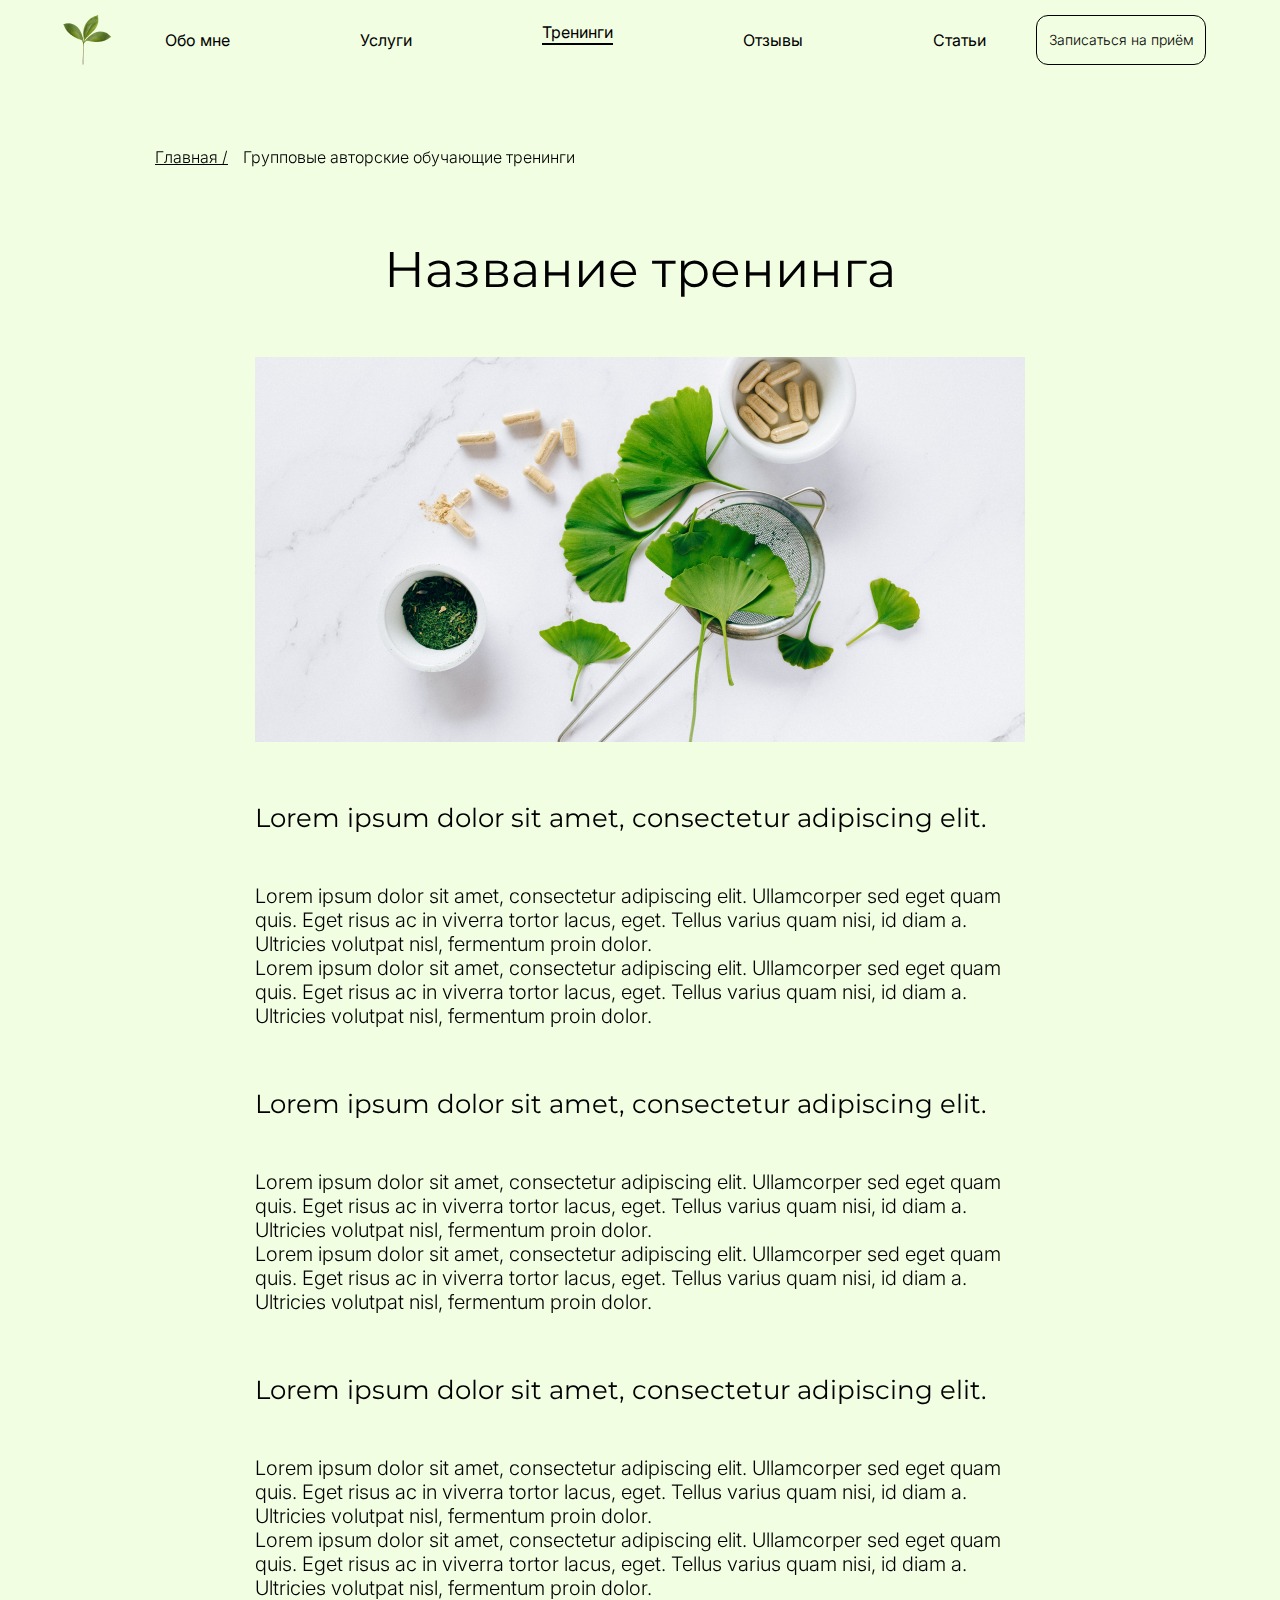
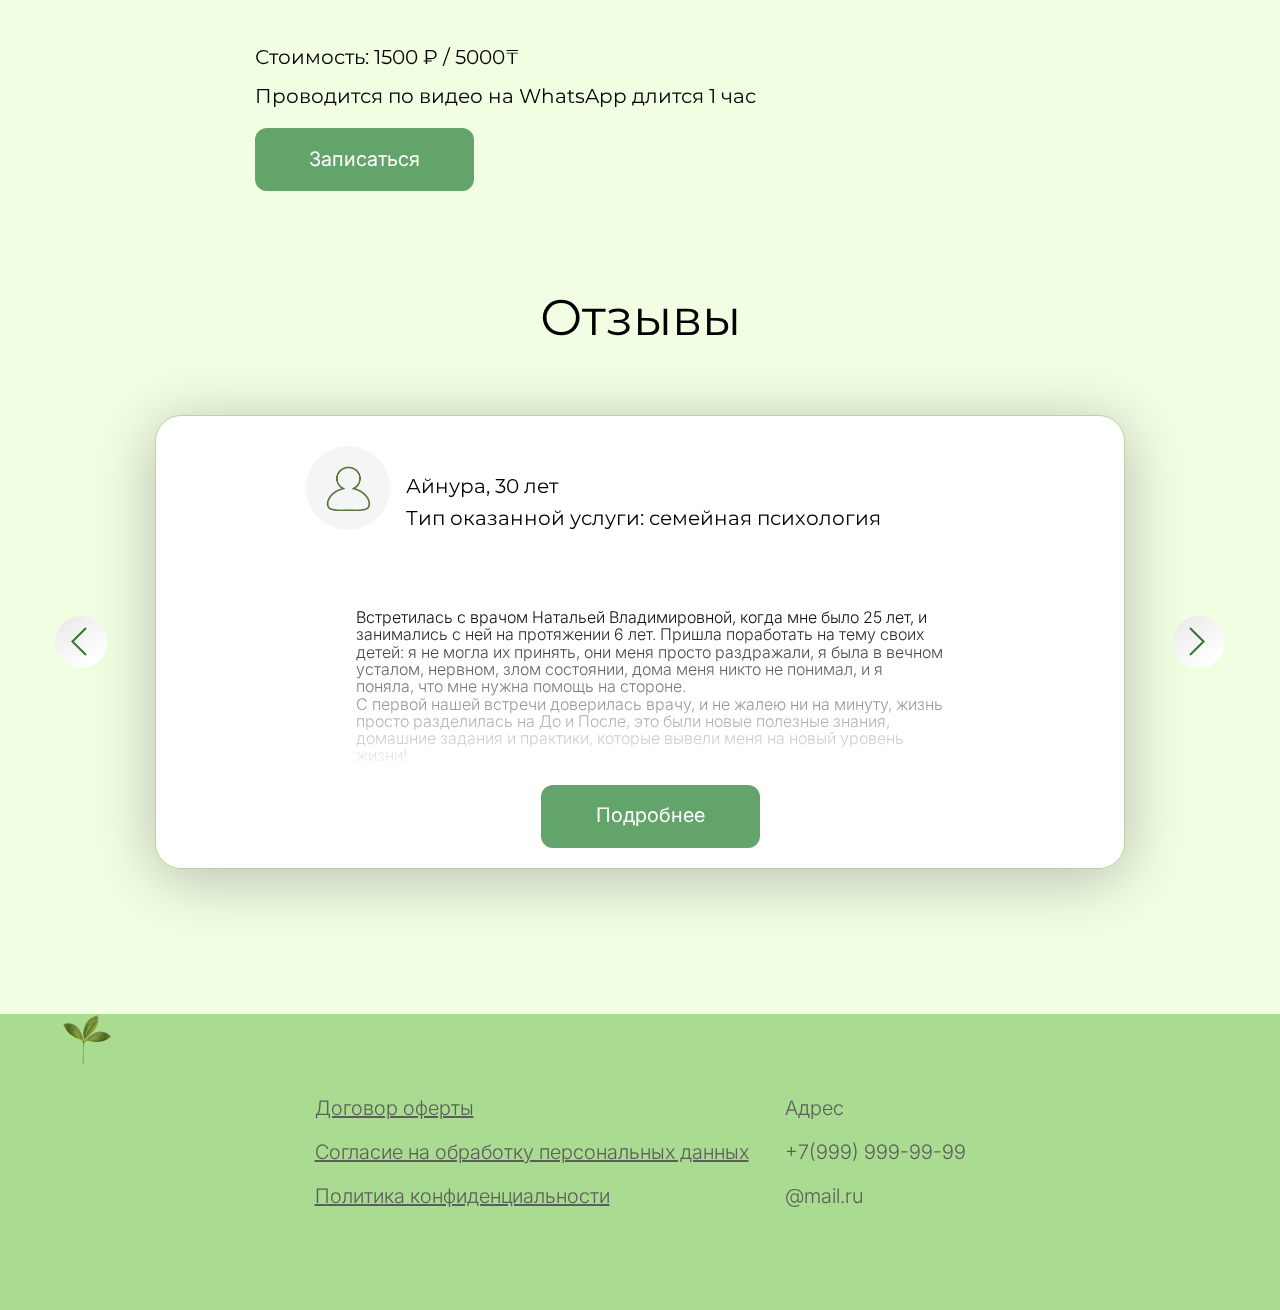
<file: personal-trainings.html>
<html lang="ru">
<head>
    <meta charset="UTF-8">
    <title>Медицинский центр</title>
    <link rel="stylesheet" href="assets/css/styles.css">
    <link rel="preconnect" href="https://fonts.googleapis.com">
    <link rel="preconnect" href="https://fonts.gstatic.com" crossorigin>
    <link href="https://fonts.googleapis.com/css2?family=Inter:wght@200;300;400&family=Montserrat:wght@300;400&display=swap" rel="stylesheet">
    <meta name="viewport" content="width=device-width, initial-scale=1">
</head>
<body>
<div class="wrapper">
<header class="header">
    <div class="container">
        <div class="header__inner">
            <a href="index.html" class="header__logo">
                <img src="assets/images/logo.png" alt="Медицинский центр">
            </a>
            <nav class="header__nav">
                <ul class="header__list">
                    <li>
                        <a href="about.html" class="header__link">Обо мне</a>
                    </li>
                    <li>
                        <a href="physical-services.html" class="header__link">Услуги</a>
                    </li>
                    <li class="active">
                        <a href="group-trainings.html" class="header__link">Тренинги</a>
                    </li>
                    <li>
                        <a href="reviews.html" class="header__link">Отзывы</a>
                    </li>
                    <li>
                        <a href="articles.html" class="header__link">Статьи</a>
                    </li>
                </ul>
                 <a href="#" class="modal-button header__button">Записаться на приём</a>
            </nav>
            <button class="burger">
                <span class="burger__item"></span>
            </button>
        </div>
    </div>
</header>
<main class="main">
<section class="personal-trainings trainings">
    <div class="container">
        <div class="trainings__block">
            <div class="navigation">
            <a href="index.html">Главная /</a>
            <a href="group-trainings.html">Групповые авторские обучающие тренинги
            </a>
            </div>
        </div>
        <div class="trainings__block--padding">
            <h2 class="title title--margin">Название тренинга</h2>
            <div class="trainings__img">
                <img src="assets/images/personal-trainings-img.jpg" alt="Тренинг">
            </div>
            <div class="personal__trainings__block">
                <p class="text personal-trainings__name">Lorem ipsum dolor sit amet, consectetur adipiscing elit.</p>
                <p class="trainings__text personal-trainings__text">Lorem ipsum dolor sit amet, consectetur adipiscing elit. Ullamcorper sed eget quam quis. Eget risus ac in viverra tortor lacus, eget. Tellus varius quam nisi, id diam a. Ultricies volutpat nisl, fermentum proin dolor.
                Lorem ipsum dolor sit amet, consectetur adipiscing elit. Ullamcorper sed eget quam quis. Eget risus ac in viverra tortor lacus, eget. Tellus varius quam nisi, id diam a. Ultricies volutpat nisl, fermentum proin dolor.</p>
                <p class="text personal-trainings__name">Lorem ipsum dolor sit amet, consectetur adipiscing elit.</p>
                <p class="trainings__text personal-trainings__text">Lorem ipsum dolor sit amet, consectetur adipiscing elit. Ullamcorper sed eget quam quis. Eget risus ac in viverra tortor lacus, eget. Tellus varius quam nisi, id diam a. Ultricies volutpat nisl, fermentum proin dolor.
                Lorem ipsum dolor sit amet, consectetur adipiscing elit. Ullamcorper sed eget quam quis. Eget risus ac in viverra tortor lacus, eget. Tellus varius quam nisi, id diam a. Ultricies volutpat nisl, fermentum proin dolor.</p>
                <p class="text personal-trainings__name">Lorem ipsum dolor sit amet, consectetur adipiscing elit.</p>
                <p class="trainings__text personal-trainings__text">Lorem ipsum dolor sit amet, consectetur adipiscing elit. Ullamcorper sed eget quam quis. Eget risus ac in viverra tortor lacus, eget. Tellus varius quam nisi, id diam a. Ultricies volutpat nisl, fermentum proin dolor.
                Lorem ipsum dolor sit amet, consectetur adipiscing elit. Ullamcorper sed eget quam quis. Eget risus ac in viverra tortor lacus, eget. Tellus varius quam nisi, id diam a. Ultricies volutpat nisl, fermentum proin dolor.</p>

                <span class="trainings__info">
                    Стоимость: 1500 ₽ / 5000₸
                </span>
                <span class="trainings__info trainings__info--margin">
                    Проводится по видео на WhatsApp длится 1 час
                </span>
                <a href="#" class="modal-button button personal-trainings__button">Записаться </a>
            </div>
        </div>
    </div>
</section>
<section class="slider slider--margin">
    <div class="container">
        <h2 class="title">Отзывы</h2>
        <div class="slider__block">
           <button class="slider__arrow slider__arrow--prev"></button>
            <button class="slider__arrow slider__arrow--next"></button>
            <div class="slider__slider">
                <div class="slider__item">
                    <header class="slider__header">
                        <div class="slider__photo">
                            <img src="assets/images/slider-photo.png" alt="Аватарка">
                        </div>
                        <div class="slider__header__content">
                            <span class="slider__span ">Айнура, 30 лет</span>
                            <span class="slider__span">Тип оказанной услуги: семейная психология</span>
                        </div>
                    </header>
                    <div class="slider__content">
                        <p class="slider__text">Встретилась с врачом Натальей Владимировной, когда мне было 25 лет, и занимались с ней на протяжении 6 лет. Пришла поработать на тему своих детей: я не могла их принять, они меня просто раздражали, я была в вечном усталом, нервном, злом состоянии, дома меня никто не понимал, и я поняла, что мне нужна помощь на стороне.
                        С первой нашей встречи доверилась врачу, и не жалею ни на минуту, жизнь просто разделилась на До и После, это были новые полезные знания, домашние задания и практики, которые вывели меня на новый уровень жизни!
                        </p>
                        <a href="reviews.html" class="slider__button button">Подробнее</a>
                    </div>
                </div>
                <div class="slider__item">
                    <header class="slider__header">
                        <div class="slider__photo">
                            <img src="assets/images/slider-photo.png" alt="Аватарка">
                        </div>
                        <div class="slider__header__content">
                            <span class="slider__span ">Айнура, 30 лет</span>
                            <span class="slider__span">Тип оказанной услуги: семейная психология</span>
                        </div>
                    </header>
                    <div class="slider__content">
                        <p class="slider__text">Встретилась с врачом Натальей Владимировной, когда мне было 25 лет, и занимались с ней на протяжении 6 лет. Пришла поработать на тему своих детей: я не могла их принять, они меня просто раздражали, я была в вечном усталом, нервном, злом состоянии, дома меня никто не понимал, и я поняла, что мне нужна помощь на стороне.
                        С первой нашей встречи доверилась врачу, и не жалею ни на минуту, жизнь просто разделилась на До и После, это были новые полезные знания, домашние задания и практики, которые вывели меня на новый уровень жизни!
                        </p>
                        <a href="reviews.html" class="slider__button button">Подробнее</a>
                    </div>
                </div>
                <div class="slider__item">
                    <header class="slider__header">
                        <div class="slider__photo">
                            <img src="assets/images/slider-photo.png" alt="Аватарка">
                        </div>
                        <div class="slider__header__content">
                            <span class="slider__span ">Айнура, 30 лет</span>
                            <span class="slider__span">Тип оказанной услуги: семейная психология</span>
                        </div>
                    </header>
                    <div class="slider__content">
                        <p class="slider__text">Встретилась с врачом Натальей Владимировной, когда мне было 25 лет, и занимались с ней на протяжении 6 лет. Пришла поработать на тему своих детей: я не могла их принять, они меня просто раздражали, я была в вечном усталом, нервном, злом состоянии, дома меня никто не понимал, и я поняла, что мне нужна помощь на стороне.
                        С первой нашей встречи доверилась врачу, и не жалею ни на минуту, жизнь просто разделилась на До и После, это были новые полезные знания, домашние задания и практики, которые вывели меня на новый уровень жизни!
                        </p>
                        <a href="reviews.html" class="slider__button button">Подробнее</a>
                    </div>
                </div>
            </div>
        </div>
    </div>
</section>
</main>
<footer class="footer">
    <div class="container">
       <a href="index.html" class="footer__logo">
           <img src="assets/images/logo.png" alt="Медицинский центр">
       </a>
        <div class="footer__inner">
            <ul class="footer__list">
                <li>
                    <a href="#" class="footer__info footer__info--underline">Договор оферты</a>
                </li>
                <li>
                    <a href="#" class="footer__info footer__info--underline">Согласие на обработку персональных данных </a>
                </li>
                <li>
                    <a href="#" class="footer__info footer__info--underline">Политика конфиденциальности </a>
                </li>
            </ul>
            <ul class="footer__list">
                <li>
                    <a href="#"class="footer__info">Адрес</a>
                </li>
                <li>
                    <a href="tel:+79999999999" class="footer__info">+7(999) 999-99-99</a>
                </li>
                <li>
                    <a href="#" class="footer__info">@mail.ru </a>
                </li>
            </ul>
        </div>
    </div>
</footer>
</div>
<div class="modal" id="modal">
    <div class="modal__block active">
        <h2 class="modal__title">Записаться на прием</h2>
        <form action="/" method="post" class="modal__form">
            <div class="input__star">
                <input  type="text" placeholder="Ваше имя" class="modal__input" id="name">
            </div>
            <div class="input__star">
                <input  type="tel" placeholder="Номер телефона"  class="modal__input" id="phone">
            </div>
            <div class="modal-select__box">
                <div class="modal__options-container">
                    <div class="modal__scroll">
                        <div class="modal__option">
                            <input name="option" type="radio" id="Индивидуальная психологическая консультация" class="modal-select__input">
                            <label for="Индивидуальная психологическая консультация" class="modal-select__label">Индивидуальная психологическая консультация</label>
                        </div>
                        <div class="modal__option">
                            <input  name="option"  type="radio" id="Индивидуальная консультация по здоровью физического тела" name="category" class="modal-select__input">
                            <label for="Индивидуальная консультация по здоровью физического тела" class="modal-select__label">Индивидуальная консультация по здоровью физического тела</label>
                        </div>
                        <div class="modal__option">
                            <input  name="option"  type="radio" id="Тренинг “Название тренинга”" class="modal-select__input">
                            <label for="Тренинг “Название тренинга”" class="modal-select__label">Тренинг “Название тренинга”</label>
                        </div>
                        <div class="modal__option">
                            <input  name="option"  type="radio" id="Тренинг “Название тренинга”" class="modal-select__input">
                            <label for="Тренинг “Название тренинга”" class="modal-select__label">Тренинг “Название тренинга”</label>
                        </div>
                        <div class="modal__option">
                            <input  name="option"  type="radio" id="Тренинг “Название тренинга”" class="modal-select__input">
                            <label for="Тренинг “Название тренинга”" class="modal-select__label">Тренинг “Название тренинга”</label>
                        </div>
                        <div class="modal__option">
                            <input  name="option"  type="radio" id="Тренинг “Название тренинга”" class="modal-select__input">
                            <label for="Тренинг “Название тренинга”" class="modal-select__label">Тренинг “Название тренинга”</label>
                        </div>
                    </div>
                </div>
                <div class="input__star input__star--left">
                    <div class="modal__selected">
                            Тип услуги
                    </div>
                </div>
            </div>

           <div class="input__star input__star--height">
            <div class="modal-choice">
                <p>Выберете месседжер для связи</p>
                <div class="modal__icons">
                    <input name="messenger" type="radio" id="choice1" class="modal-choice__input modal-choice__input--1">
                    <label class="modal-choice__label modal-choice__label--1" for="choice1"></label>
                    <input  name="messenger" type="radio" id="choice2"  class="modal-choice__input modal-choice__input--2">
                    <label class="modal-choice__label modal-choice__label--2"  for="choice2"></label>
                    <input  name="messenger" type="radio" id="choice3"  class="modal-choice__input modal-choice__input--3">
                    <label class="modal-choice__label modal-choice__label--3"  for="choice3"></label>
                </div>
            </div>
            </div>
            <textarea class="modal__textarea" placeholder="Комментарий:"></textarea>
            <input required type="checkbox" id="checkbox" name="checkbox" class="modal__checkbox">
            <label for="checkbox" class="modal__label">Вы соглашаетесь на обработку ваших персональных данных</label>
            <span class="modal__span">*Заполните обязательные поля</span>
            <button class="modal__button modal__button--open">Отправить</button>
        </form>
        <button class="modal-close"></button>
    </div>

    <div class="modal-thanks__block">
        <h2 class="modal-thanks__title">Спасибо!
        Ваша заявка успешно
         отправлена</h2>
        <button class="modal-thanks__button modal__button">Закрыть</button>
        <button class="modal-close modal-close-thanks"></button>
        <div class="modal__decor"></div>
    </div>
</div>

<link rel="stylesheet" href="assets/js/slick/slick.css">
<link rel="stylesheet" href="assets/js/slick/slick-theme.css">

<script src="https://cdnjs.cloudflare.com/ajax/libs/jquery/3.6.0/jquery.min.js" integrity="sha512-894YE6QWD5I59HgZOGReFYm4dnWc1Qt5NtvYSaNcOP+u1T9qYdvdihz0PPSiiqn/+/3e7Jo4EaG7TubfWGUrMQ==" crossorigin="anonymous" referrerpolicy="no-referrer"></script>
<script src="assets/js/slick/slick.min.js"></script>
<script src="assets/js/app.js"></script>

</body>
</html>
</file>
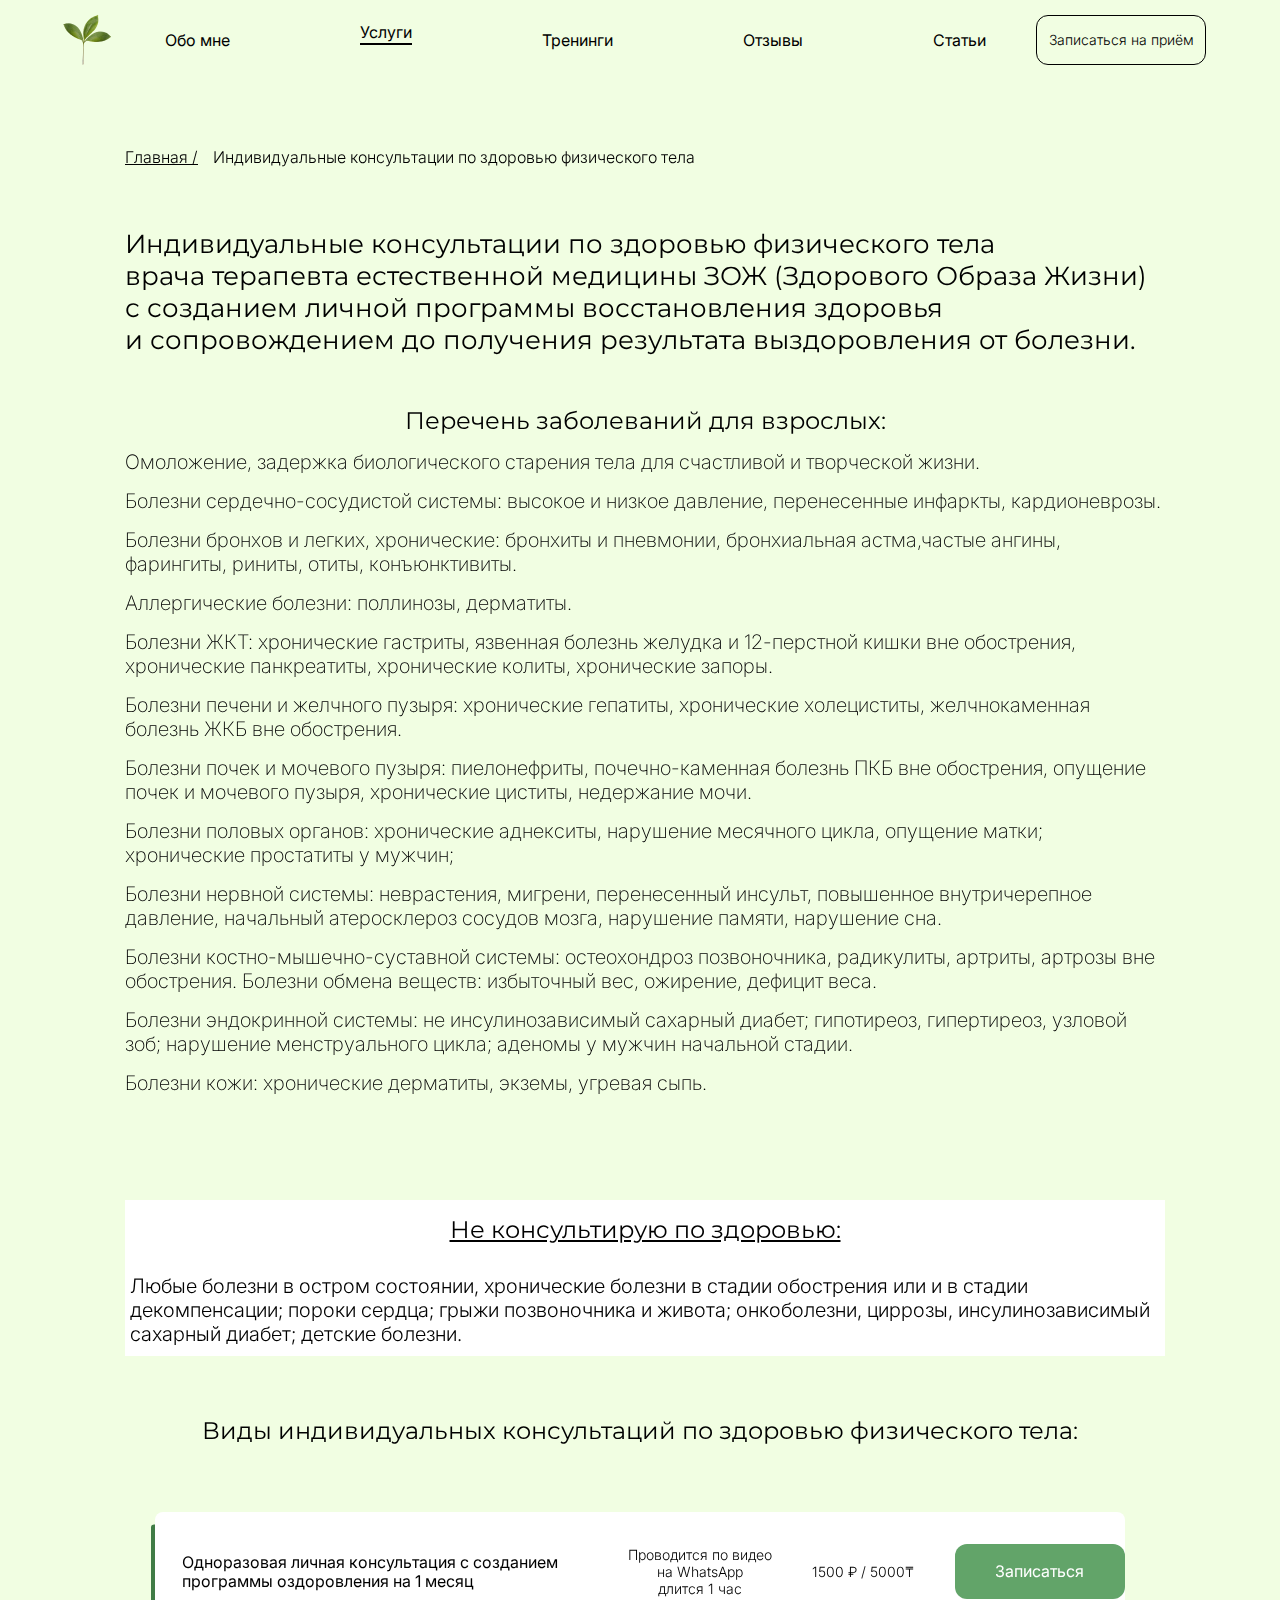
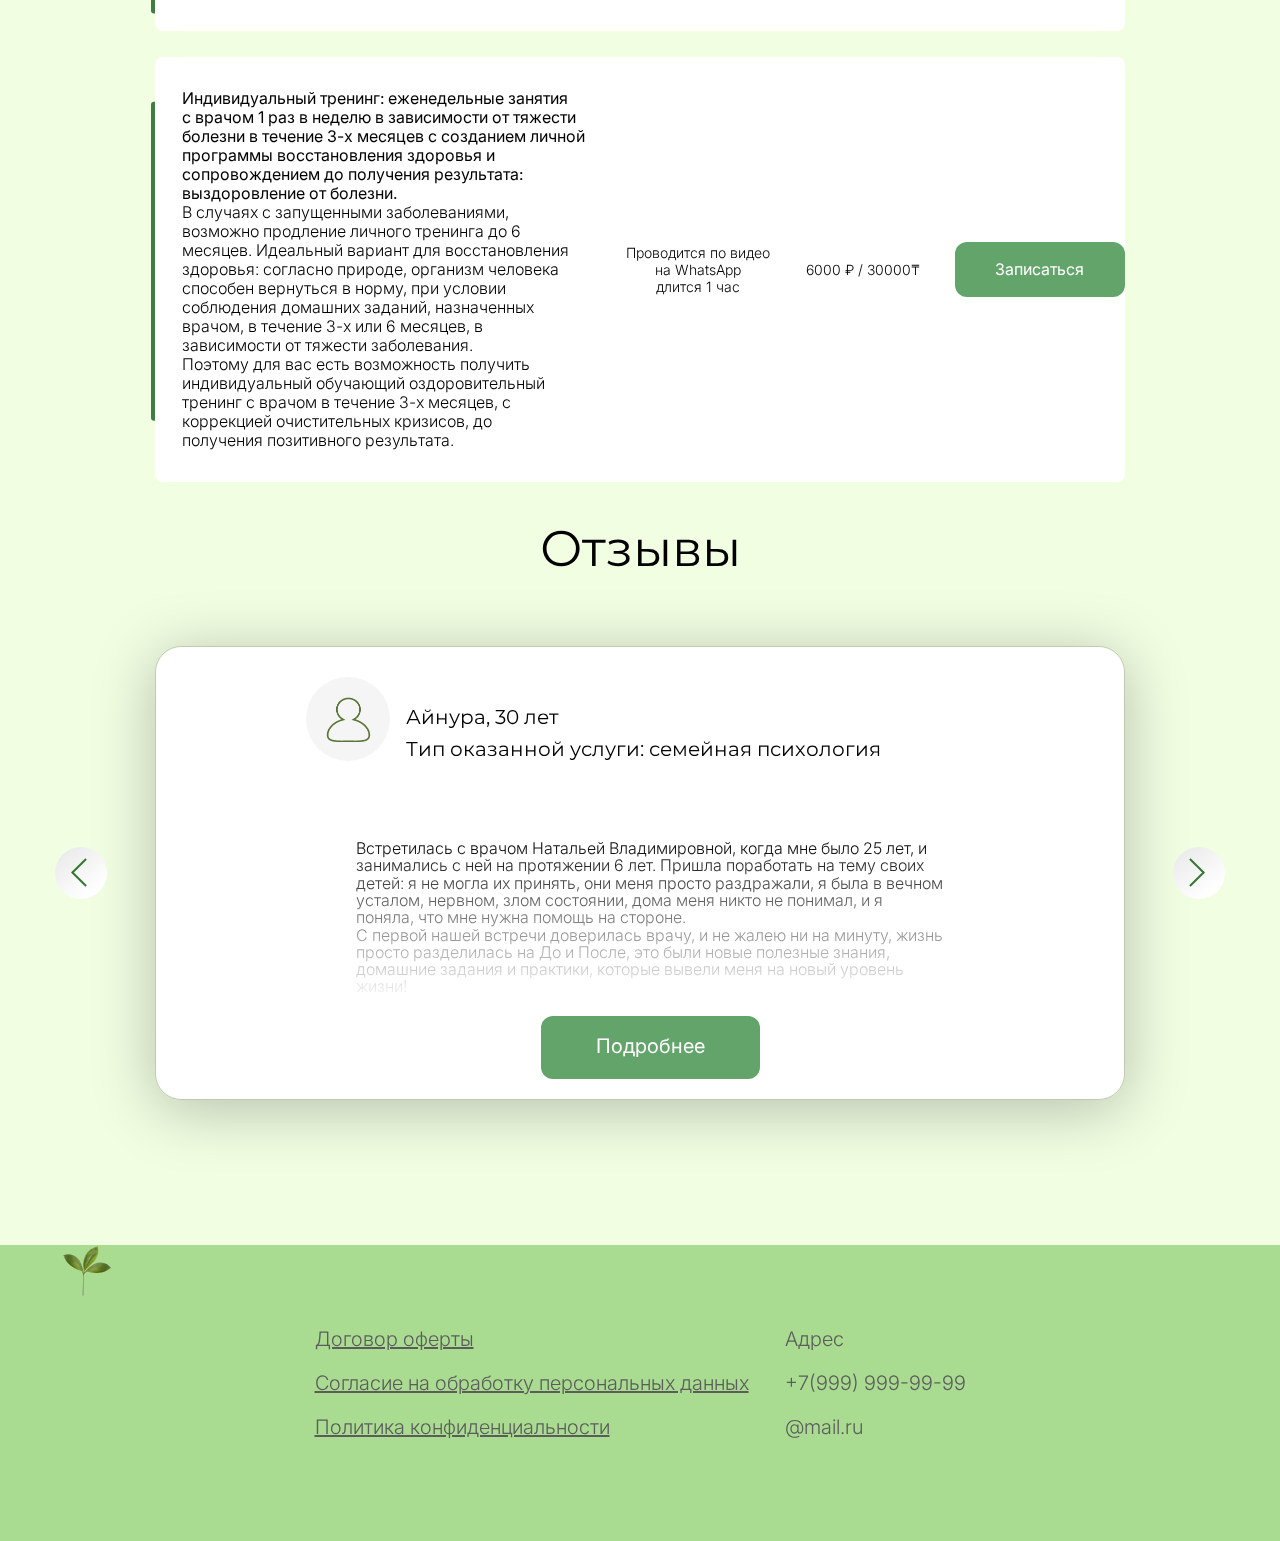
<file: physical-services.html>
<!DOCTYPE html>
<html lang="ru">
<head>
    <meta charset="UTF-8">
    <title>Медицинский центр</title>
    <link rel="stylesheet" href="assets/css/styles.css">
    <link rel="preconnect" href="https://fonts.googleapis.com">
    <link rel="preconnect" href="https://fonts.gstatic.com" crossorigin>
    <link href="https://fonts.googleapis.com/css2?family=Inter:wght@200;300;400&family=Montserrat:wght@300;400&display=swap" rel="stylesheet">
    <meta name="viewport" content="width=device-width, initial-scale=1">
</head>
<body>
<div class="wrapper">
<header class="header">
    <div class="container">
        <div class="header__inner">
            <a href="index.html" class="header__logo">
                <img src="assets/images/logo.png" alt="Медицинский центр">
            </a>
            <nav class="header__nav">
                <ul class="header__list">
                    <li>
                        <a href="about.html" class="header__link">Обо мне</a>
                    </li>
                    <li class="active">
                        <a href="physical-services.html" class="header__link">Услуги</a>
                    </li>
                    <li>
                        <a href="group-trainings.html" class="header__link">Тренинги</a>
                    </li>
                    <li>
                        <a href="reviews.html" class="header__link">Отзывы</a>
                    </li>
                    <li>
                        <a href="articles.html" class="header__link">Статьи</a>
                    </li>
                </ul>
                 <a href="#" class="modal-button header__button">Записаться на приём</a>
            </nav>
            <button class="burger">
                <span class="burger__item"></span>
            </button>
        </div>
    </div>
</header>
<main class="main">
<section class="physical">
<div class="container">
    <div class="physical__block">
        <div class="navigation">
            <a href="index.html">Главная /</a>
            <a href="physical-services.html">Индивидуальные консультации по здоровью физического тела
            </a>
        </div>
        <h2 class="physical__title--none title">Услуги</h2>
        <p class="text">Индивидуальные консультации по здоровью физического тела
            врача терапевта естественной медицины ЗОЖ (Здорового Образа Жизни)
            с созданием личной программы восстановления здоровья
            и сопровождением до получения результата выздоровления от болезни.
        </p>
        <ul class="physical__list">
            <li>
               <h2 class="physical__title">Перечень заболеваний для взрослых:
                </h2>
            </li>
            <li>
                <p class="physical__reasons">
                    Омоложение, задержка биологического старения тела для счастливой и творческой жизни.
                </p>
            </li>
            <li>
                <p class="physical__reasons">
                    Болезни сердечно-сосудистой системы: высокое и низкое давление, перенесенные инфаркты, кардионеврозы.
                </p>
            </li>
            <li>
                <p class="physical__reasons">Болезни бронхов и легких, хронические: бронхиты и пневмонии, бронхиальная астма,частые ангины, фарингиты, риниты, отиты, конъюнктивиты.</p>
            </li>
            <li>
                <p class="physical__reasons">Аллергические болезни: поллинозы, дерматиты.</p>
            </li>
            <li>
                <p class="physical__reasons">Болезни ЖКТ: хронические гастриты, язвенная болезнь желудка и 12-перстной кишки вне обострения, хронические панкреатиты, хронические колиты, хронические запоры.</p>
            </li>
            <li>
                <p class="physical__reasons">Болезни печени и желчного пузыря: хронические гепатиты, хронические холециститы, желчнокаменная болезнь ЖКБ вне обострения.</p>
            </li>
            <li>
                <p class="physical__reasons">Болезни почек и мочевого пузыря: пиелонефриты, почечно-каменная болезнь ПКБ вне обострения, опущение почек и мочевого пузыря, хронические циститы, недержание мочи.</p>
            </li>
            <li>
                <p class="physical__reasons">Болезни половых органов: хронические аднекситы, нарушение месячного цикла, опущение матки; хронические простатиты у мужчин;</p>
            </li>
            <li>
                <p class="physical__reasons">Болезни нервной системы: неврастения, мигрени, перенесенный инсульт, повышенное внутричерепное давление, начальный атеросклероз сосудов мозга, нарушение памяти, нарушение сна. </p>
            </li>
            <li>
                <p class="physical__reasons">Болезни костно-мышечно-суставной системы: остеохондроз позвоночника, радикулиты, артриты, артрозы вне обострения.
                Болезни обмена веществ: избыточный вес, ожирение, дефицит веса.</p>
            </li>
            <li>
                <p class="physical__reasons">Болезни эндокринной системы: не инсулинозависимый сахарный диабет; гипотиреоз, гипертиреоз, узловой зоб; нарушение менструального цикла; аденомы у мужчин начальной стадии.</p>
            </li>
            <li>
                <p class="physical__reasons">Болезни кожи: хронические дерматиты, экземы, угревая сыпь.
                </p>
            </li>
        </ul>
        <div class="physical__item">
            <h2 class="physical__title physical__title--underline">
                Не консультирую по здоровью:
            </h2>
            <p class="physical__item__text">Любые болезни в остром состоянии, хронические болезни в стадии обострения или и в стадии декомпенсации; пороки сердца; грыжи позвоночника и живота; онкоболезни, циррозы, инсулинозависимый сахарный диабет; детские болезни.
            </p>
        </div>
    </div>
</div>
</section>
<section class="kinds">
    <div class="container">
        <div class="kinds__block">
            <h2 class="physical__title physical__title--big">
                Виды индивидуальных консультаций по здоровью физического тела:
            </h2>
            <div class="kinds__items">
                <div class="kinds__item kinds__item--sm">
                    <p class="kinds__text">Одноразовая личная консультация с созданием
                         программы оздоровления на 1 месяц
                    </p>
                    <span class="kinds__info">Проводится по видео
                     на WhatsApp
                    длится 1 час</span>
                    <span class="kinds__info">1500 ₽ / 5000₸ </span>
                    <a href="#" class="modal-button kinds__button">Записаться</a>
                </div>
                <div class="kinds__item">
                    <p class="kinds__text kinds__text--margin ">Индивидуальный тренинг: еженедельные занятия
                    с врачом 1 раз в неделю в зависимости от тяжести
                     болезни в течение 3-х месяцев с созданием личной
                      программы восстановления здоровья и
                       сопровождением до получения результата:
                        выздоровление от болезни.<span>
                    В случаях с запущенными заболеваниями,
                     возможно продление личного тренинга до 6
                      месяцев. Идеальный вариант для восстановления
                       здоровья: согласно природе, организм человека
                        способен вернуться в норму, при условии
                         соблюдения домашних заданий, назначенных
                          врачом, в течение 3-х или 6 месяцев, в
                           зависимости от тяжести заболевания.
                    Поэтому для вас есть возможность получить
                     индивидуальный обучающий оздоровительный
                      тренинг с врачом в течение 3-х месяцев, с
                       коррекцией очистительных кризисов, до
                        получения позитивного результата.</span></p>
                    <span class="kinds__info">Проводится по видео
                     на WhatsApp
                    длится 1 час</span>
                    <span class="kinds__info">6000 ₽ / 30000₸ </span>
                    <a href="#" class="modal-button kinds__button">Записаться</a>
                </div>
            </div>
        </div>
    </div>
</section>
<section class="slider">
    <div class="container">
        <h2 class="title">Отзывы</h2>
        <div class="slider__block">
           <button class="slider__arrow slider__arrow--prev"></button>
            <button class="slider__arrow slider__arrow--next"></button>
            <div class="slider__slider">
                <div class="slider__item">
                    <header class="slider__header">
                        <div class="slider__photo">
                            <img src="assets/images/slider-photo.png" alt="Аватарка">
                        </div>
                        <div class="slider__header__content">
                            <span class="slider__span ">Айнура, 30 лет</span>
                            <span class="slider__span">Тип оказанной услуги: семейная психология</span>
                        </div>
                    </header>
                    <div class="slider__content">
                        <p class="slider__text">Встретилась с врачом Натальей Владимировной, когда мне было 25 лет, и занимались с ней на протяжении 6 лет. Пришла поработать на тему своих детей: я не могла их принять, они меня просто раздражали, я была в вечном усталом, нервном, злом состоянии, дома меня никто не понимал, и я поняла, что мне нужна помощь на стороне.
                        С первой нашей встречи доверилась врачу, и не жалею ни на минуту, жизнь просто разделилась на До и После, это были новые полезные знания, домашние задания и практики, которые вывели меня на новый уровень жизни!
                        </p>
                        <a href="reviews.html" class="slider__button button">Подробнее</a>
                    </div>
                </div>
                <div class="slider__item">
                    <header class="slider__header">
                        <div class="slider__photo">
                            <img src="assets/images/slider-photo.png" alt="Аватарка">
                        </div>
                        <div class="slider__header__content">
                            <span class="slider__span ">Айнура, 30 лет</span>
                            <span class="slider__span">Тип оказанной услуги: семейная психология</span>
                        </div>
                    </header>
                    <div class="slider__content">
                        <p class="slider__text">Встретилась с врачом Натальей Владимировной, когда мне было 25 лет, и занимались с ней на протяжении 6 лет. Пришла поработать на тему своих детей: я не могла их принять, они меня просто раздражали, я была в вечном усталом, нервном, злом состоянии, дома меня никто не понимал, и я поняла, что мне нужна помощь на стороне.
                        С первой нашей встречи доверилась врачу, и не жалею ни на минуту, жизнь просто разделилась на До и После, это были новые полезные знания, домашние задания и практики, которые вывели меня на новый уровень жизни!
                        </p>
                        <a href="reviews.html" class="slider__button button">Подробнее</a>
                    </div>
                </div>
                <div class="slider__item">
                    <header class="slider__header">
                        <div class="slider__photo">
                            <img src="assets/images/slider-photo.png" alt="Аватарка">
                        </div>
                        <div class="slider__header__content">
                            <span class="slider__span ">Айнура, 30 лет</span>
                            <span class="slider__span">Тип оказанной услуги: семейная психология</span>
                        </div>
                    </header>
                    <div class="slider__content">
                        <p class="slider__text">Встретилась с врачом Натальей Владимировной, когда мне было 25 лет, и занимались с ней на протяжении 6 лет. Пришла поработать на тему своих детей: я не могла их принять, они меня просто раздражали, я была в вечном усталом, нервном, злом состоянии, дома меня никто не понимал, и я поняла, что мне нужна помощь на стороне.
                        С первой нашей встречи доверилась врачу, и не жалею ни на минуту, жизнь просто разделилась на До и После, это были новые полезные знания, домашние задания и практики, которые вывели меня на новый уровень жизни!
                        </p>
                        <a href="reviews.html" class="slider__button button">Подробнее</a>
                    </div>
                </div>
            </div>
        </div>
    </div>
</section>
</main>
<footer class="footer">
    <div class="container">
       <a href="index.html" class="footer__logo">
           <img src="assets/images/logo.png" alt="Медицинский центр">
       </a>
        <div class="footer__inner">
            <ul class="footer__list">
                <li>
                    <a href="#" class="footer__info footer__info--underline">Договор оферты</a>
                </li>
                <li>
                    <a href="#" class="footer__info footer__info--underline">Согласие на обработку персональных данных </a>
                </li>
                <li>
                    <a href="#" class="footer__info footer__info--underline">Политика конфиденциальности </a>
                </li>
            </ul>
            <ul class="footer__list">
                <li>
                    <a href="#"class="footer__info">Адрес</a>
                </li>
                <li>
                    <a href="tel:+79999999999" class="footer__info">+7(999) 999-99-99</a>
                </li>
                <li>
                    <a href="#" class="footer__info">@mail.ru </a>
                </li>
            </ul>
        </div>
    </div>
</footer>
</div>
<div class="modal" id="modal">
    <div class="modal__block active">
        <h2 class="modal__title">Записаться на прием</h2>
        <form action="/" method="post" class="modal__form">
            <div class="input__star">
                <input  type="text" placeholder="Ваше имя" class="modal__input" id="name">
            </div>
            <div class="input__star">
                <input  type="tel" placeholder="Номер телефона"  class="modal__input" id="phone">
            </div>
            <div class="modal-select__box">
                <div class="modal__options-container">
                    <div class="modal__scroll">
                        <div class="modal__option">
                            <input name="option" type="radio" id="Индивидуальная психологическая консультация" class="modal-select__input">
                            <label for="Индивидуальная психологическая консультация" class="modal-select__label">Индивидуальная психологическая консультация</label>
                        </div>
                        <div class="modal__option">
                            <input  name="option"  type="radio" id="Индивидуальная консультация по здоровью физического тела" name="category" class="modal-select__input">
                            <label for="Индивидуальная консультация по здоровью физического тела" class="modal-select__label">Индивидуальная консультация по здоровью физического тела</label>
                        </div>
                        <div class="modal__option">
                            <input  name="option"  type="radio" id="Тренинг “Название тренинга”" class="modal-select__input">
                            <label for="Тренинг “Название тренинга”" class="modal-select__label">Тренинг “Название тренинга”</label>
                        </div>
                        <div class="modal__option">
                            <input  name="option"  type="radio" id="Тренинг “Название тренинга”" class="modal-select__input">
                            <label for="Тренинг “Название тренинга”" class="modal-select__label">Тренинг “Название тренинга”</label>
                        </div>
                        <div class="modal__option">
                            <input  name="option"  type="radio" id="Тренинг “Название тренинга”" class="modal-select__input">
                            <label for="Тренинг “Название тренинга”" class="modal-select__label">Тренинг “Название тренинга”</label>
                        </div>
                        <div class="modal__option">
                            <input  name="option"  type="radio" id="Тренинг “Название тренинга”" class="modal-select__input">
                            <label for="Тренинг “Название тренинга”" class="modal-select__label">Тренинг “Название тренинга”</label>
                        </div>
                    </div>
                </div>
                <div class="input__star input__star--left">
                    <div class="modal__selected">
                            Тип услуги
                    </div>
                </div>
            </div>

           <div class="input__star input__star--height">
            <div class="modal-choice">
                <p>Выберете месседжер для связи</p>
                <div class="modal__icons">
                    <input name="messenger" type="radio" id="choice1" class="modal-choice__input modal-choice__input--1">
                    <label class="modal-choice__label modal-choice__label--1" for="choice1"></label>
                    <input  name="messenger" type="radio" id="choice2"  class="modal-choice__input modal-choice__input--2">
                    <label class="modal-choice__label modal-choice__label--2"  for="choice2"></label>
                    <input  name="messenger" type="radio" id="choice3"  class="modal-choice__input modal-choice__input--3">
                    <label class="modal-choice__label modal-choice__label--3"  for="choice3"></label>
                </div>
            </div>
            </div>
            <textarea class="modal__textarea" placeholder="Комментарий:"></textarea>
            <input required type="checkbox" id="checkbox" name="checkbox" class="modal__checkbox">
            <label for="checkbox" class="modal__label">Вы соглашаетесь на обработку ваших персональных данных</label>
            <span class="modal__span">*Заполните обязательные поля</span>
            <button class="modal__button modal__button--open">Отправить</button>
        </form>
        <button class="modal-close"></button>
    </div>

    <div class="modal-thanks__block">
        <h2 class="modal-thanks__title">Спасибо!
        Ваша заявка успешно
         отправлена</h2>
        <button class="modal-thanks__button modal__button">Закрыть</button>
        <button class="modal-close modal-close-thanks"></button>
        <div class="modal__decor"></div>
    </div>
</div>

<link rel="stylesheet" href="assets/js/slick/slick.css">
<link rel="stylesheet" href="assets/js/slick/slick-theme.css">

<script src="https://cdnjs.cloudflare.com/ajax/libs/jquery/3.6.0/jquery.min.js" integrity="sha512-894YE6QWD5I59HgZOGReFYm4dnWc1Qt5NtvYSaNcOP+u1T9qYdvdihz0PPSiiqn/+/3e7Jo4EaG7TubfWGUrMQ==" crossorigin="anonymous" referrerpolicy="no-referrer"></script>
<script src="assets/js/slick/slick.min.js"></script>
<script src="assets/js/app.js"></script>
</body>
</html>
</file>
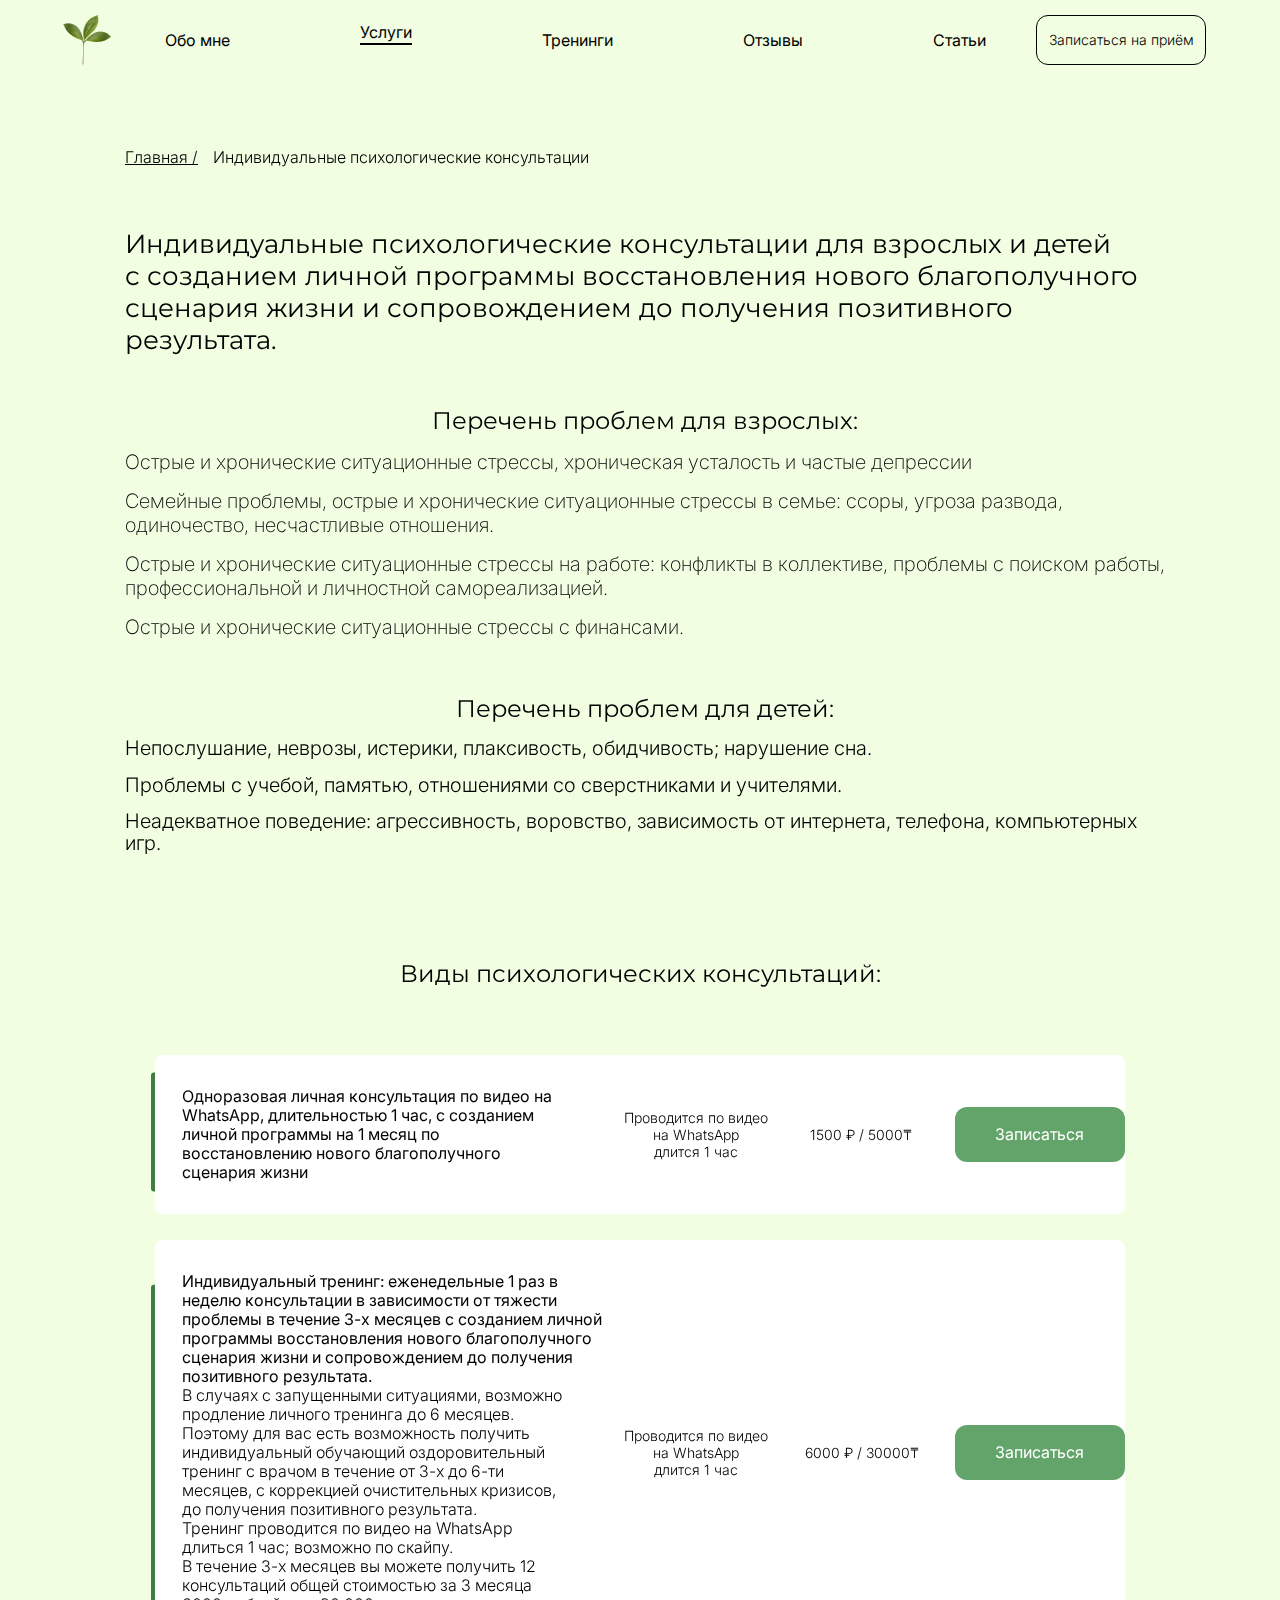
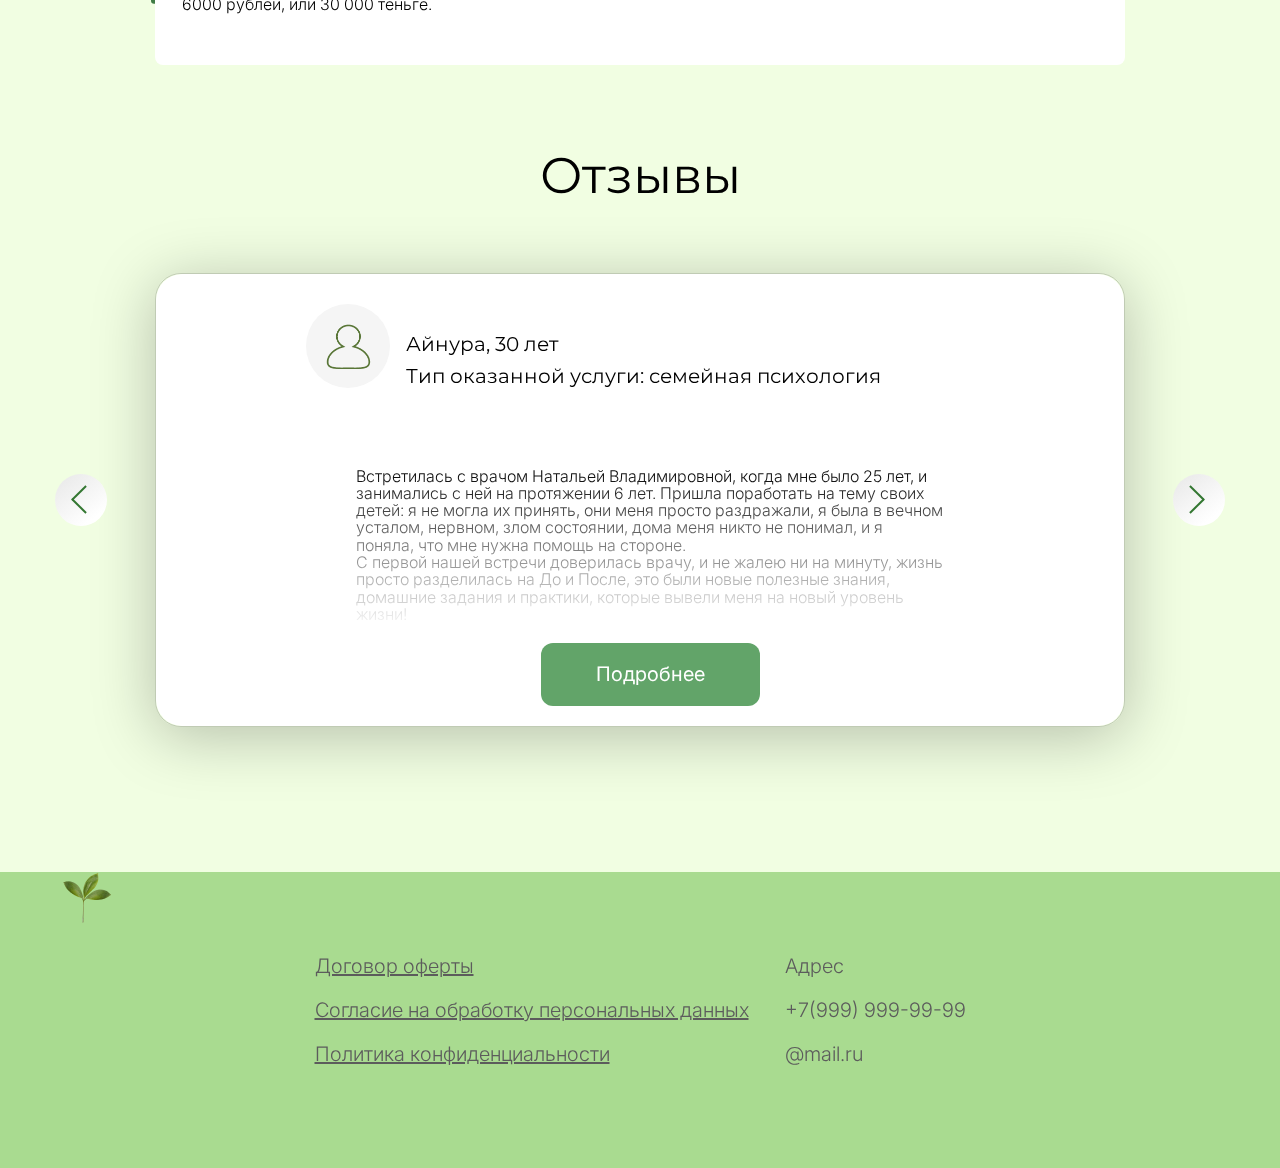
<file: psycho-services.html>
<html lang="ru">
<head>
    <meta charset="UTF-8">
    <title>Медицинский центр</title>
    <link rel="stylesheet" href="assets/css/styles.css">
    <link rel="preconnect" href="https://fonts.googleapis.com">
    <link rel="preconnect" href="https://fonts.gstatic.com" crossorigin>
    <link href="https://fonts.googleapis.com/css2?family=Inter:wght@200;300;400&family=Montserrat:wght@300;400&display=swap" rel="stylesheet">
    <meta name="viewport" content="width=device-width, initial-scale=1">
</head>
<body>
<div class="wrapper">
<header class="header">
    <div class="container">
        <div class="header__inner">
            <a href="index.html" class="header__logo">
                <img src="assets/images/logo.png" alt="Медицинский центр">
            </a>
            <nav class="header__nav">
                <ul class="header__list">
                    <li>
                        <a href="about.html" class="header__link">Обо мне</a>
                    </li>
                    <li class="active">
                        <a href="physical-services.html" class="header__link">Услуги</a>
                    </li>
                    <li>
                        <a href="group-trainings.html" class="header__link">Тренинги</a>
                    </li>
                    <li>
                        <a href="reviews.html" class="header__link">Отзывы</a>
                    </li>
                    <li>
                        <a href="articles.html" class="header__link">Статьи</a>
                    </li>
                </ul>
                 <a href="#" class="modal-button header__button">Записаться на приём</a>
            </nav>
            <button class="burger">
                <span class="burger__item"></span>
            </button>
        </div>
    </div>
</header>
<main class="main">
<section class="physical">
    <div class="container">
        <div class="physical__block">
            <div class="navigation">
            <a href="index.html">Главная /</a>
            <a href="physical-services.html">Индивидуальные психологические консультации
            </a>
            </div>
            <h2 class="physical__title--none title">Услуги</h2>
            <p class="text">Индивидуальные психологические консультации для взрослых и детей
            с созданием личной программы восстановления нового благополучного сценария жизни и сопровождением до получения позитивного результата.</p>
            <ul class="physical__list physical__list--margin">
                <li>
                   <h2 class="physical__title">Перечень проблем для взрослых:
                    </h2>
                </li>
                <li>
                    <p class="physical__reasons">
                        Острые и хронические ситуационные стрессы, хроническая усталость и частые депрессии
                    </p>
                </li>
                <li>
                    <p class="physical__reasons">
                        Семейные проблемы, острые и хронические ситуационные стрессы в семье: ссоры, угроза развода, одиночество, несчастливые отношения.
                    </p>
                </li>
                <li>
                    <p class="physical__reasons">Острые и хронические ситуационные стрессы на работе: конфликты в коллективе, проблемы с поиском работы, профессиональной и личностной самореализацией.</p>
                </li>
                <li>
                    <p class="physical__reasons">Острые и хронические ситуационные стрессы с финансами.</p>
                </li>
            </ul>
            <ul class="physical__list physical__list--kids">
                <li>
                   <h2 class="physical__title physical__title">Перечень проблем для детей:
                    </h2>
                </li>
                <li>
                    <p class="physical__reasons physical__reasons--weight">
                       Непослушание, неврозы, истерики, плаксивость, обидчивость; нарушение сна.
                    </p>
                </li>
                <li>
                    <p class="physical__reasons physical__reasons--weight">
                       Проблемы с учебой, памятью, отношениями со сверстниками и учителями.
                    </p>
                </li>
                <li>
                    <p class="physical__reasons physical__reasons--weight">Неадекватное поведение: агрессивность, воровство, зависимость от интернета, телефона, компьютерных игр. </p>
                </li>
            </ul>
        </div>
    </div>
</section>
<section class="kinds kinds--margin">
    <div class="container">
        <div class="kinds__block">
            <h2 class="physical__title physical__title--align">
               Виды психологических консультаций:
            </h2>
            <div class="kinds__items">
                <div class="kinds__item kinds__item--sm">
                    <p class="kinds__text">Одноразовая личная консультация по видео на
                     WhatsApp, длительностью 1 час, с созданием
                      личной программы на 1 месяц по
                       восстановлению нового благополучного
                       сценария жизни
                    </p>
                    <span class="kinds__info">Проводится по видео
                     на WhatsApp
                    длится 1 час</span>
                    <span class="kinds__info">1500 ₽ / 5000₸ </span>
                    <a href="#" class="modal-button kinds__button">Записаться</a>
                </div>
                <div class="kinds__item">
                    <p class="kinds__text kinds__text--margin_sm ">Индивидуальный тренинг: еженедельные 1 раз в
                     неделю консультации в зависимости от тяжести
                      проблемы в течение 3-х месяцев с созданием личной
                       программы восстановления нового благополучного
                        сценария жизни и сопровождением до получения
                         позитивного результата.<span>
                   В случаях с запущенными ситуациями, возможно
                    продление личного тренинга до 6 месяцев.
                    Поэтому для вас есть возможность получить
                     индивидуальный обучающий оздоровительный
                      тренинг с врачом в течение от 3-х до 6-ти
                       месяцев, с коррекцией очистительных кризисов,
                        до получения позитивного результата.
                    Тренинг проводится по видео на WhatsApp
                     длиться 1 час; возможно по скайпу.
                    В течение 3-х месяцев вы можете получить 12
                     консультаций общей стоимостью за 3 месяца
                    6000 рублей, или 30 000 теньге.
                    </span>
                    </p>
                    <span class="kinds__info">Проводится по видео
                     на WhatsApp
                    длится 1 час</span>
                    <span class="kinds__info">6000 ₽ / 30000₸ </span>
                    <a href="#" class="modal-button kinds__button">Записаться</a>
                </div>
            </div>
        </div>
    </div>
</section>
<section class="slider">
    <div class="container">
        <h2 class="title">Отзывы</h2>
        <div class="slider__block">
           <button class="slider__arrow slider__arrow--prev"></button>
            <button class="slider__arrow slider__arrow--next"></button>
            <div class="slider__slider">
                <div class="slider__item">
                    <header class="slider__header">
                        <div class="slider__photo">
                            <img src="assets/images/slider-photo.png" alt="Аватарка">
                        </div>
                        <div class="slider__header__content">
                            <span class="slider__span ">Айнура, 30 лет</span>
                            <span class="slider__span">Тип оказанной услуги: семейная психология</span>
                        </div>
                    </header>
                    <div class="slider__content">
                        <p class="slider__text">Встретилась с врачом Натальей Владимировной, когда мне было 25 лет, и занимались с ней на протяжении 6 лет. Пришла поработать на тему своих детей: я не могла их принять, они меня просто раздражали, я была в вечном усталом, нервном, злом состоянии, дома меня никто не понимал, и я поняла, что мне нужна помощь на стороне.
                        С первой нашей встречи доверилась врачу, и не жалею ни на минуту, жизнь просто разделилась на До и После, это были новые полезные знания, домашние задания и практики, которые вывели меня на новый уровень жизни!
                        </p>
                        <a href="#" class="slider__button button">Подробнее</a>
                    </div>
                </div>
                <div class="slider__item">
                    <header class="slider__header">
                        <div class="slider__photo">
                            <img src="assets/images/slider-photo.png" alt="Аватарка">
                        </div>
                        <div class="slider__header__content">
                            <span class="slider__span ">Айнура, 30 лет</span>
                            <span class="slider__span">Тип оказанной услуги: семейная психология</span>
                        </div>
                    </header>
                    <div class="slider__content">
                        <p class="slider__text">Встретилась с врачом Натальей Владимировной, когда мне было 25 лет, и занимались с ней на протяжении 6 лет. Пришла поработать на тему своих детей: я не могла их принять, они меня просто раздражали, я была в вечном усталом, нервном, злом состоянии, дома меня никто не понимал, и я поняла, что мне нужна помощь на стороне.
                        С первой нашей встречи доверилась врачу, и не жалею ни на минуту, жизнь просто разделилась на До и После, это были новые полезные знания, домашние задания и практики, которые вывели меня на новый уровень жизни!
                        </p>
                        <a href="#" class="slider__button button">Подробнее</a>
                    </div>
                </div>
                <div class="slider__item">
                    <header class="slider__header">
                        <div class="slider__photo">
                            <img src="assets/images/slider-photo.png" alt="Аватарка">
                        </div>
                        <div class="slider__header__content">
                            <span class="slider__span ">Айнура, 30 лет</span>
                            <span class="slider__span">Тип оказанной услуги: семейная психология</span>
                        </div>
                    </header>
                    <div class="slider__content">
                        <p class="slider__text">Встретилась с врачом Натальей Владимировной, когда мне было 25 лет, и занимались с ней на протяжении 6 лет. Пришла поработать на тему своих детей: я не могла их принять, они меня просто раздражали, я была в вечном усталом, нервном, злом состоянии, дома меня никто не понимал, и я поняла, что мне нужна помощь на стороне.
                        С первой нашей встречи доверилась врачу, и не жалею ни на минуту, жизнь просто разделилась на До и После, это были новые полезные знания, домашние задания и практики, которые вывели меня на новый уровень жизни!
                        </p>
                        <a href="#" class="slider__button button">Подробнее</a>
                    </div>
                </div>
            </div>
        </div>
    </div>
</section>
</main>
<footer class="footer">
    <div class="container">
       <a href="index.html" class="footer__logo">
           <img src="assets/images/logo.png" alt="Медицинский центр">
       </a>
        <div class="footer__inner">
            <ul class="footer__list">
                <li>
                    <a href="#" class="footer__info footer__info--underline">Договор оферты</a>
                </li>
                <li>
                    <a href="#" class="footer__info footer__info--underline">Согласие на обработку персональных данных </a>
                </li>
                <li>
                    <a href="#" class="footer__info footer__info--underline">Политика конфиденциальности </a>
                </li>
            </ul>
            <ul class="footer__list">
                <li>
                    <a href="#"class="footer__info">Адрес</a>
                </li>
                <li>
                    <a href="tel:+79999999999" class="footer__info">+7(999) 999-99-99</a>
                </li>
                <li>
                    <a href="#" class="footer__info">@mail.ru </a>
                </li>
            </ul>
        </div>
    </div>
</footer>
</div>
<div class="modal" id="modal">
    <div class="modal__block active">
        <h2 class="modal__title">Записаться на прием</h2>
        <form action="/" method="post" class="modal__form">
            <div class="input__star">
                <input  type="text" placeholder="Ваше имя" class="modal__input" id="name">
            </div>
            <div class="input__star">
                <input  type="tel" placeholder="Номер телефона"  class="modal__input" id="phone">
            </div>
            <div class="modal-select__box">
                <div class="modal__options-container">
                    <div class="modal__scroll">
                        <div class="modal__option">
                            <input name="option" type="radio" id="Индивидуальная психологическая консультация" class="modal-select__input">
                            <label for="Индивидуальная психологическая консультация" class="modal-select__label">Индивидуальная психологическая консультация</label>
                        </div>
                        <div class="modal__option">
                            <input  name="option"  type="radio" id="Индивидуальная консультация по здоровью физического тела" name="category" class="modal-select__input">
                            <label for="Индивидуальная консультация по здоровью физического тела" class="modal-select__label">Индивидуальная консультация по здоровью физического тела</label>
                        </div>
                        <div class="modal__option">
                            <input  name="option"  type="radio" id="Тренинг “Название тренинга”" class="modal-select__input">
                            <label for="Тренинг “Название тренинга”" class="modal-select__label">Тренинг “Название тренинга”</label>
                        </div>
                        <div class="modal__option">
                            <input  name="option"  type="radio" id="Тренинг “Название тренинга”" class="modal-select__input">
                            <label for="Тренинг “Название тренинга”" class="modal-select__label">Тренинг “Название тренинга”</label>
                        </div>
                        <div class="modal__option">
                            <input  name="option"  type="radio" id="Тренинг “Название тренинга”" class="modal-select__input">
                            <label for="Тренинг “Название тренинга”" class="modal-select__label">Тренинг “Название тренинга”</label>
                        </div>
                        <div class="modal__option">
                            <input  name="option"  type="radio" id="Тренинг “Название тренинга”" class="modal-select__input">
                            <label for="Тренинг “Название тренинга”" class="modal-select__label">Тренинг “Название тренинга”</label>
                        </div>
                    </div>
                </div>
                <div class="input__star input__star--left">
                    <div class="modal__selected">
                            Тип услуги
                    </div>
                </div>
            </div>

           <div class="input__star input__star--height">
            <div class="modal-choice">
                <p>Выберете месседжер для связи</p>
                <div class="modal__icons">
                    <input name="messenger" type="radio" id="choice1" class="modal-choice__input modal-choice__input--1">
                    <label class="modal-choice__label modal-choice__label--1" for="choice1"></label>
                    <input  name="messenger" type="radio" id="choice2"  class="modal-choice__input modal-choice__input--2">
                    <label class="modal-choice__label modal-choice__label--2"  for="choice2"></label>
                    <input  name="messenger" type="radio" id="choice3"  class="modal-choice__input modal-choice__input--3">
                    <label class="modal-choice__label modal-choice__label--3"  for="choice3"></label>
                </div>
            </div>
            </div>
            <textarea class="modal__textarea" placeholder="Комментарий:"></textarea>
            <input required type="checkbox" id="checkbox" name="checkbox" class="modal__checkbox">
            <label for="checkbox" class="modal__label">Вы соглашаетесь на обработку ваших персональных данных</label>
            <span class="modal__span">*Заполните обязательные поля</span>
            <button class="modal__button modal__button--open">Отправить</button>
        </form>
        <button class="modal-close"></button>
    </div>

    <div class="modal-thanks__block">
        <h2 class="modal-thanks__title">Спасибо!
        Ваша заявка успешно
         отправлена</h2>
        <button class="modal-thanks__button modal__button">Закрыть</button>
        <button class="modal-close modal-close-thanks"></button>
        <div class="modal__decor"></div>
    </div>
</div>

<link rel="stylesheet" href="assets/js/slick/slick.css">
<link rel="stylesheet" href="assets/js/slick/slick-theme.css">

<script src="https://cdnjs.cloudflare.com/ajax/libs/jquery/3.6.0/jquery.min.js" integrity="sha512-894YE6QWD5I59HgZOGReFYm4dnWc1Qt5NtvYSaNcOP+u1T9qYdvdihz0PPSiiqn/+/3e7Jo4EaG7TubfWGUrMQ==" crossorigin="anonymous" referrerpolicy="no-referrer"></script>
<script src="assets/js/slick/slick.min.js"></script>
<script src="assets/js/app.js"></script>

</body>
</html>
</file>
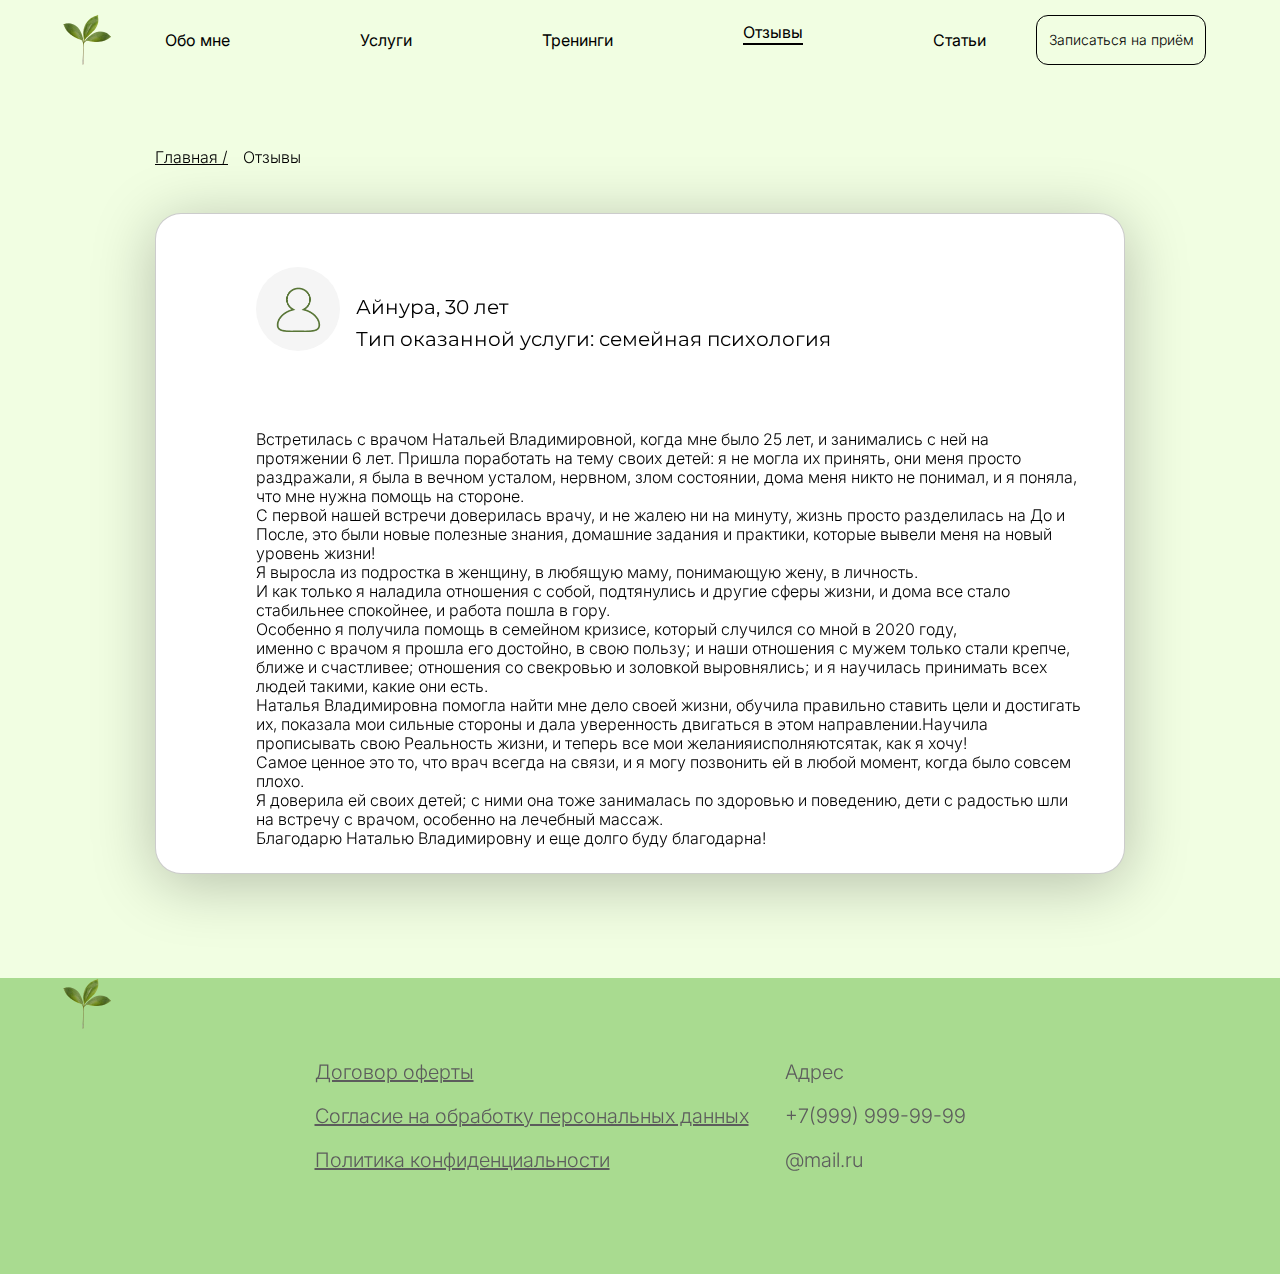
<file: reviews.html>
<html lang="ru">
<head>
    <meta charset="UTF-8">
    <title>Медицинский центр</title>
    <link rel="stylesheet" href="assets/css/styles.css">
    <link rel="preconnect" href="https://fonts.googleapis.com">
    <link rel="preconnect" href="https://fonts.gstatic.com" crossorigin>
    <link href="https://fonts.googleapis.com/css2?family=Inter:wght@200;300;400&family=Montserrat:wght@300;400&display=swap" rel="stylesheet">
    <meta name="viewport" content="width=device-width, initial-scale=1">
</head>
<body>
<div class="wrapper">
<header class="header">
    <div class="container">
        <div class="header__inner">
            <a href="index.html" class="header__logo">
                <img src="assets/images/logo.png" alt="Медицинский центр">
            </a>
            <nav class="header__nav">
                <ul class="header__list">
                    <li>
                        <a href="about.html" class="header__link">Обо мне</a>
                    </li>
                    <li>
                        <a href="physical-services.html" class="header__link">Услуги</a>
                    </li>
                    <li>
                        <a href="group-trainings.html" class="header__link">Тренинги</a>
                    </li>
                    <li class="active">
                        <a href="reviews.html" class="header__link">Отзывы</a>
                    </li>
                    <li>
                        <a href="articles.html" class="header__link">Статьи</a>
                    </li>
                </ul>
                 <a href="#" class="modal-button header__button">Записаться на приём</a>
            </nav>
            <button class="burger">
                <span class="burger__item"></span>
            </button>
        </div>
    </div>
</header>
<main class="main">
<section class="reviews">
    <div class="container">
        <div class="reviews__block">
            <div class="navigation">
                <a href="index.html">Главная /</a>
                <a href="about.html">Отзывы</a>
            </div>
            <h2 class="physical__title--none title">Отзывы</h2>
            <div class="reviews__item">
                <header class="slider__header reviews-slider__header">
                        <div class="slider__photo reviews__photo">
                            <img src="assets/images/slider-photo.png" alt="Аватарка">
                        </div>
                        <div class="slider__header__content reviews__header__content">
                            <span class="slider__span reviews__span ">Айнура, 30 лет</span>
                            <span class="slider__span reviews__span">Тип оказанной услуги: семейная психология</span>
                        </div>
                    </header>
                    <div class="reviews__content">
                        <p class="reviews__text">Встретилась с врачом Натальей Владимировной, когда мне было 25 лет, и занимались с ней на протяжении 6 лет. Пришла поработать на тему своих детей: я не могла их принять, они меня просто раздражали, я была в вечном усталом, нервном, злом состоянии, дома меня никто не понимал, и я поняла, что мне нужна помощь на стороне.
                            С первой нашей встречи доверилась врачу, и не жалею ни на минуту, жизнь просто разделилась на До и После, это были новые полезные знания, домашние задания и практики, которые вывели меня на новый уровень жизни!
                            Я выросла из подростка в женщину, в любящую маму, понимающую жену, в личность.
                            И как только я наладила отношения с собой, подтянулись и другие сферы жизни, и дома все стало стабильнее спокойнее, и работа пошла в гору.
                            Особенно я получила помощь в семейном кризисе, который случился со мной в 2020 году,
                            именно с врачом я прошла его достойно, в свою пользу; и наши отношения с мужем только стали крепче, ближе и счастливее; отношения со свекровью и золовкой выровнялись; и я научилась принимать всех людей такими, какие они есть.
                            Наталья Владимировна помогла найти мне дело своей жизни, обучила правильно ставить цели и достигать их, показала мои сильные стороны и дала уверенность двигаться в этом направлении.Научила прописывать свою Реальность жизни, и теперь все мои желанияисполняютсятак, как я хочу!
                            Самое ценное это то, что врач всегда на связи, и я могу позвонить ей в любой момент, когда было совсем плохо.
                            Я доверила ей своих детей; с ними она тоже занималась по здоровью и поведению, дети с радостью шли на встречу с врачом, особенно на лечебный массаж.
                            Благодарю Наталью Владимировну и еще долго буду благодарна!</p>
                    </div>
            </div>
        </div>
    </div>
</section>
</main>
<footer class="footer">
    <div class="container">
       <a href="index.html" class="footer__logo">
           <img src="assets/images/logo.png" alt="Медицинский центр">
       </a>
        <div class="footer__inner">
            <ul class="footer__list">
                <li>
                    <a href="#" class="footer__info footer__info--underline">Договор оферты</a>
                </li>
                <li>
                    <a href="#" class="footer__info footer__info--underline">Согласие на обработку персональных данных </a>
                </li>
                <li>
                    <a href="#" class="footer__info footer__info--underline">Политика конфиденциальности </a>
                </li>
            </ul>
            <ul class="footer__list">
                <li>
                    <a href="#"class="footer__info">Адрес</a>
                </li>
                <li>
                    <a href="tel:+79999999999" class="footer__info">+7(999) 999-99-99</a>
                </li>
                <li>
                    <a href="#" class="footer__info">@mail.ru </a>
                </li>
            </ul>
        </div>
    </div>
</footer>
</div>
<div class="modal" id="modal">
    <div class="modal__block active">
        <h2 class="modal__title">Записаться на прием</h2>
        <form action="/" method="post" class="modal__form">
            <div class="input__star">
                <input  type="text" placeholder="Ваше имя" class="modal__input" id="name">
            </div>
            <div class="input__star">
                <input  type="tel" placeholder="Номер телефона"  class="modal__input" id="phone">
            </div>
            <div class="modal-select__box">
                <div class="modal__options-container">
                    <div class="modal__scroll">
                        <div class="modal__option">
                            <input name="option" type="radio" id="Индивидуальная психологическая консультация" class="modal-select__input">
                            <label for="Индивидуальная психологическая консультация" class="modal-select__label">Индивидуальная психологическая консультация</label>
                        </div>
                        <div class="modal__option">
                            <input  name="option"  type="radio" id="Индивидуальная консультация по здоровью физического тела" name="category" class="modal-select__input">
                            <label for="Индивидуальная консультация по здоровью физического тела" class="modal-select__label">Индивидуальная консультация по здоровью физического тела</label>
                        </div>
                        <div class="modal__option">
                            <input  name="option"  type="radio" id="Тренинг “Название тренинга”" class="modal-select__input">
                            <label for="Тренинг “Название тренинга”" class="modal-select__label">Тренинг “Название тренинга”</label>
                        </div>
                        <div class="modal__option">
                            <input  name="option"  type="radio" id="Тренинг “Название тренинга”" class="modal-select__input">
                            <label for="Тренинг “Название тренинга”" class="modal-select__label">Тренинг “Название тренинга”</label>
                        </div>
                        <div class="modal__option">
                            <input  name="option"  type="radio" id="Тренинг “Название тренинга”" class="modal-select__input">
                            <label for="Тренинг “Название тренинга”" class="modal-select__label">Тренинг “Название тренинга”</label>
                        </div>
                        <div class="modal__option">
                            <input  name="option"  type="radio" id="Тренинг “Название тренинга”" class="modal-select__input">
                            <label for="Тренинг “Название тренинга”" class="modal-select__label">Тренинг “Название тренинга”</label>
                        </div>
                    </div>
                </div>
                <div class="input__star input__star--left">
                    <div class="modal__selected">
                            Тип услуги
                    </div>
                </div>
            </div>

           <div class="input__star input__star--height">
            <div class="modal-choice">
                <p>Выберете месседжер для связи</p>
                <div class="modal__icons">
                    <input name="messenger" type="radio" id="choice1" class="modal-choice__input modal-choice__input--1">
                    <label class="modal-choice__label modal-choice__label--1" for="choice1"></label>
                    <input  name="messenger" type="radio" id="choice2"  class="modal-choice__input modal-choice__input--2">
                    <label class="modal-choice__label modal-choice__label--2"  for="choice2"></label>
                    <input  name="messenger" type="radio" id="choice3"  class="modal-choice__input modal-choice__input--3">
                    <label class="modal-choice__label modal-choice__label--3"  for="choice3"></label>
                </div>
            </div>
            </div>
            <textarea class="modal__textarea" placeholder="Комментарий:"></textarea>
            <input required type="checkbox" id="checkbox" name="checkbox" class="modal__checkbox">
            <label for="checkbox" class="modal__label">Вы соглашаетесь на обработку ваших персональных данных</label>
            <span class="modal__span">*Заполните обязательные поля</span>
            <button class="modal__button modal__button--open">Отправить</button>
        </form>
        <button class="modal-close"></button>
    </div>

    <div class="modal-thanks__block">
        <h2 class="modal-thanks__title">Спасибо!
        Ваша заявка успешно
         отправлена</h2>
        <button class="modal-thanks__button modal__button">Закрыть</button>
        <button class="modal-close modal-close-thanks"></button>
        <div class="modal__decor"></div>
    </div>
</div>
<link rel="stylesheet" href="assets/js/slick/slick.css">
<link rel="stylesheet" href="assets/js/slick/slick-theme.css">

<script src="https://cdnjs.cloudflare.com/ajax/libs/jquery/3.6.0/jquery.min.js" integrity="sha512-894YE6QWD5I59HgZOGReFYm4dnWc1Qt5NtvYSaNcOP+u1T9qYdvdihz0PPSiiqn/+/3e7Jo4EaG7TubfWGUrMQ==" crossorigin="anonymous" referrerpolicy="no-referrer"></script>
<script src="assets/js/slick/slick.min.js"></script>
<script src="assets/js/app.js"></script>

</body>
</html>
</file>
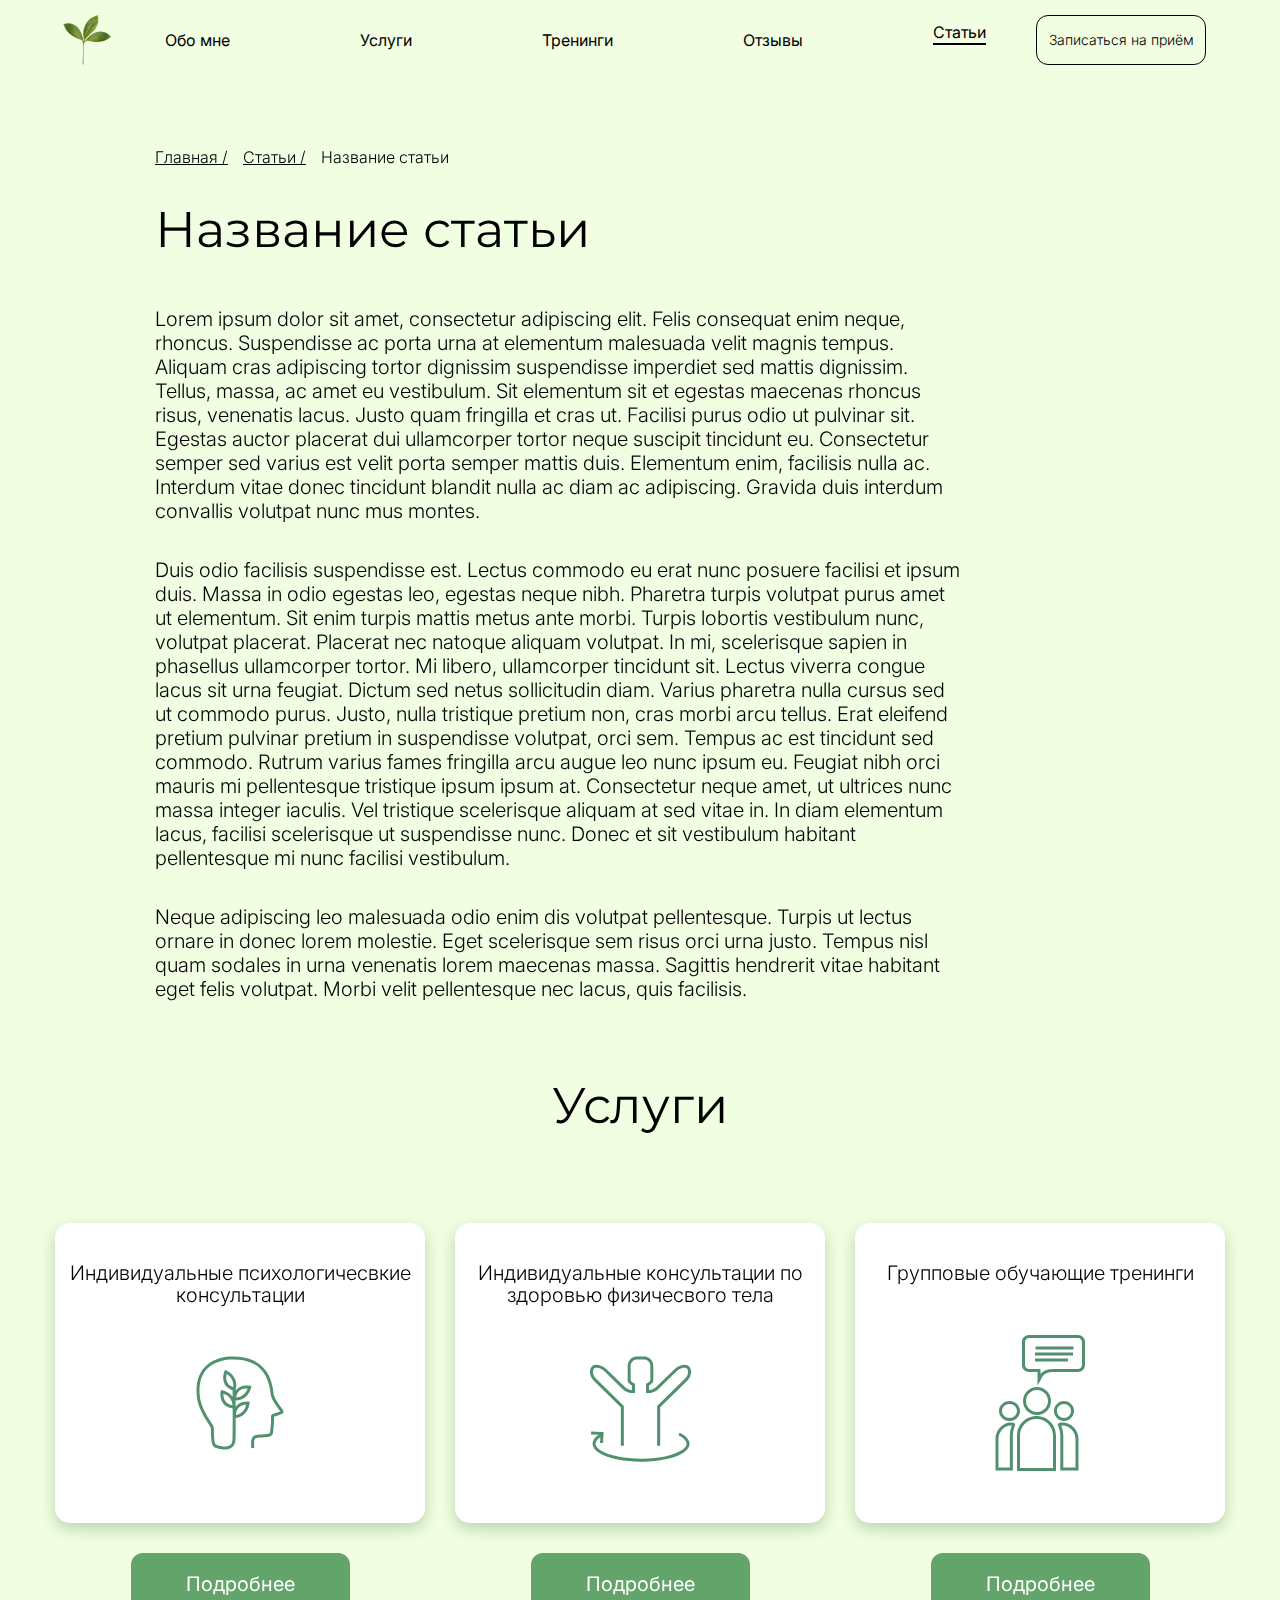
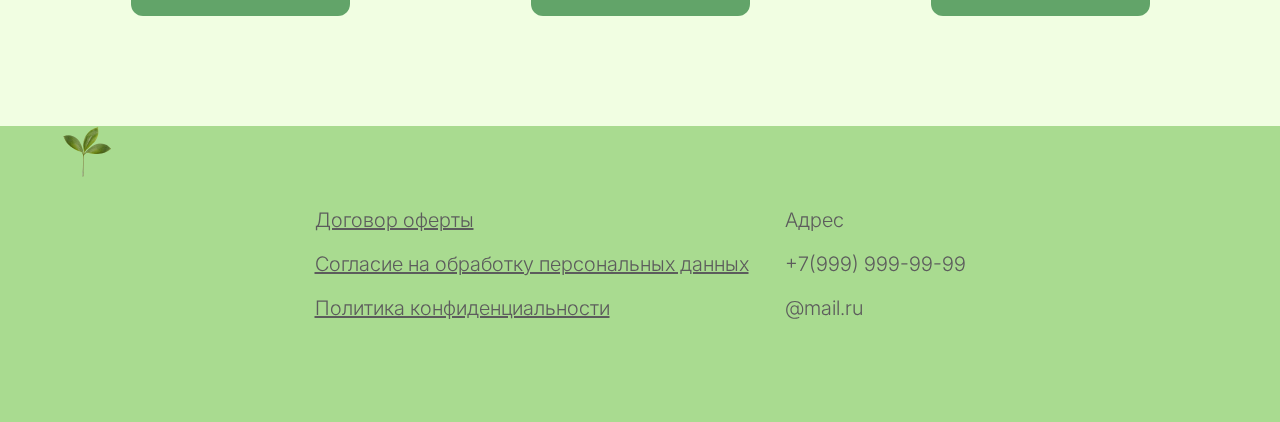
<file: single-articles.html>
<html lang="ru">
<head>
    <meta charset="UTF-8">
    <title>Медицинский центр</title>
    <link rel="stylesheet" href="assets/css/styles.css">
    <link rel="preconnect" href="https://fonts.googleapis.com">
    <link rel="preconnect" href="https://fonts.gstatic.com" crossorigin>
    <link href="https://fonts.googleapis.com/css2?family=Inter:wght@200;300;400&family=Montserrat:wght@300;400&display=swap" rel="stylesheet">
    <meta name="viewport" content="width=device-width, initial-scale=1">
</head>
<body>
<div class="wrapper">
<header class="header">
    <div class="container">
        <div class="header__inner">
            <a href="index.html" class="header__logo">
                <img src="assets/images/logo.png" alt="Медицинский центр">
            </a>
            <nav class="header__nav">
                <ul class="header__list">
                    <li>
                        <a href="about.html" class="header__link">Обо мне</a>
                    </li>
                    <li>
                        <a href="physical-services.html" class="header__link">Услуги</a>
                    </li>
                    <li>
                        <a href="group-trainings.html" class="header__link">Тренинги</a>
                    </li>
                    <li>
                        <a href="reviews.html" class="header__link">Отзывы</a>
                    </li>
                    <li class="active">
                        <a href="articles.html" class="header__link">Статьи</a>
                    </li>
                </ul>
                 <a href="#" class="modal-button header__button">Записаться на приём</a>
            </nav>
            <button class="burger">
                <span class="burger__item"></span>
            </button>
        </div>
    </div>
</header>
<main class="main">
<section class="single-articles">
    <div class="container">
        <div class="single-articles__block">
             <div class="navigation">
                <a href="index.html">Главная /</a>
                <a href="articles.html">Статьи /</a>
                <a href="single-articles.html">Название статьи</a>
            </div>
            <h2 class="single-articles__title title">Название статьи</h2>

            <p> Lorem ipsum dolor sit amet, consectetur adipiscing elit. Felis consequat enim neque, rhoncus. Suspendisse ac porta urna at elementum malesuada velit magnis tempus. Aliquam cras adipiscing tortor dignissim suspendisse imperdiet sed mattis dignissim. Tellus, massa, ac amet eu vestibulum. Sit elementum sit et egestas maecenas rhoncus risus, venenatis lacus. Justo quam fringilla et cras ut. Facilisi purus odio ut pulvinar sit. Egestas auctor placerat dui ullamcorper tortor neque suscipit tincidunt eu. Consectetur semper sed varius est velit porta semper mattis duis. Elementum enim, facilisis nulla ac. Interdum vitae donec tincidunt blandit nulla ac diam ac adipiscing. Gravida duis interdum convallis volutpat nunc mus montes.</p>
            <p>Duis odio facilisis suspendisse est. Lectus commodo eu erat nunc posuere facilisi et ipsum duis. Massa in odio egestas leo, egestas neque nibh. Pharetra turpis volutpat purus amet ut elementum. Sit enim turpis mattis metus ante morbi. Turpis lobortis vestibulum nunc, volutpat placerat. Placerat nec natoque aliquam volutpat. In mi, scelerisque sapien in phasellus ullamcorper tortor. Mi libero, ullamcorper tincidunt sit. Lectus viverra congue lacus sit urna feugiat. Dictum sed netus sollicitudin diam. Varius pharetra nulla cursus sed ut commodo purus. Justo, nulla tristique pretium non, cras morbi arcu tellus. Erat eleifend pretium pulvinar pretium in suspendisse volutpat, orci sem. Tempus ac est tincidunt sed commodo. Rutrum varius fames fringilla arcu augue leo nunc ipsum eu. Feugiat nibh orci mauris mi pellentesque tristique ipsum ipsum at. Consectetur neque amet, ut ultrices nunc massa integer iaculis. Vel tristique scelerisque aliquam at sed vitae in. In diam elementum lacus, facilisi scelerisque ut suspendisse nunc. Donec et sit vestibulum habitant pellentesque mi nunc facilisi vestibulum. </p>
            <p>Neque adipiscing leo malesuada odio enim dis volutpat pellentesque. Turpis ut lectus ornare in donec lorem molestie. Eget scelerisque sem risus orci urna justo. Tempus nisl quam sodales in urna venenatis lorem maecenas massa. Sagittis hendrerit vitae habitant eget felis volutpat. Morbi velit pellentesque nec lacus, quis facilisis.</p>
        </div>
    </div>
</section>
<section class="services">
    <div class="container">
       <h2 class="services__title title">Услуги</h2>
        <div class="services__block">
            <div class="services__item">
                <a href="psycho-services.html" class="services__bg">
                    <h3 class="services__text">Индивидуальные психологичесвкие консультации</h3>
                    <img src="assets/images/services1.svg" alt="Голова">
                </a>
                <a href="psycho-services.html" class="button">Подробнее</a>
            </div>
            <div class="services__item">
                <a href="physical-services.html" class="services__bg">
                    <h3 class="services__text">Индивидуальные консультации
                    по здоровью физичесвого тела</h3>
                    <img src="assets/images/services2.svg" alt="Здоровье">
                </a>
                <a href="physical-services.html" class="button">Подробнее</a>
            </div>
            <div class="services__item services__item--3">
                <a href="group-trainings.html" class="services__bg">
                    <h3 class="services__text">Групповые обучающие тренинги </h3>
                    <img src="assets/images/services3.svg" alt="Групповые тренинги">
                </a>
                <a href="group-trainings.html" class="button">Подробнее</a>
            </div>
        </div>
    </div>
</section>
</main>
<footer class="footer">
    <div class="container">
       <a href="index.html" class="footer__logo">
           <img src="assets/images/logo.png" alt="Медицинский центр">
       </a>
        <div class="footer__inner">
            <ul class="footer__list">
                <li>
                    <a href="#" class="footer__info footer__info--underline">Договор оферты</a>
                </li>
                <li>
                    <a href="#" class="footer__info footer__info--underline">Согласие на обработку персональных данных </a>
                </li>
                <li>
                    <a href="#" class="footer__info footer__info--underline">Политика конфиденциальности </a>
                </li>
            </ul>
            <ul class="footer__list">
                <li>
                    <a href="#"class="footer__info">Адрес</a>
                </li>
                <li>
                    <a href="tel:+79999999999" class="footer__info">+7(999) 999-99-99</a>
                </li>
                <li>
                    <a href="#" class="footer__info">@mail.ru </a>
                </li>
            </ul>
        </div>
    </div>
</footer>
</div>
<div class="modal" id="modal">
    <div class="modal__block active">
        <h2 class="modal__title">Записаться на прием</h2>
        <form action="/" method="post" class="modal__form">
            <div class="input__star">
                <input  type="text" placeholder="Ваше имя" class="modal__input" id="name">
            </div>
            <div class="input__star">
                <input  type="tel" placeholder="Номер телефона"  class="modal__input" id="phone">
            </div>
            <div class="modal-select__box">
                <div class="modal__options-container">
                    <div class="modal__scroll">
                        <div class="modal__option">
                            <input name="option" type="radio" id="Индивидуальная психологическая консультация" class="modal-select__input">
                            <label for="Индивидуальная психологическая консультация" class="modal-select__label">Индивидуальная психологическая консультация</label>
                        </div>
                        <div class="modal__option">
                            <input  name="option"  type="radio" id="Индивидуальная консультация по здоровью физического тела" name="category" class="modal-select__input">
                            <label for="Индивидуальная консультация по здоровью физического тела" class="modal-select__label">Индивидуальная консультация по здоровью физического тела</label>
                        </div>
                        <div class="modal__option">
                            <input  name="option"  type="radio" id="Тренинг “Название тренинга”" class="modal-select__input">
                            <label for="Тренинг “Название тренинга”" class="modal-select__label">Тренинг “Название тренинга”</label>
                        </div>
                        <div class="modal__option">
                            <input  name="option"  type="radio" id="Тренинг “Название тренинга”" class="modal-select__input">
                            <label for="Тренинг “Название тренинга”" class="modal-select__label">Тренинг “Название тренинга”</label>
                        </div>
                        <div class="modal__option">
                            <input  name="option"  type="radio" id="Тренинг “Название тренинга”" class="modal-select__input">
                            <label for="Тренинг “Название тренинга”" class="modal-select__label">Тренинг “Название тренинга”</label>
                        </div>
                        <div class="modal__option">
                            <input  name="option"  type="radio" id="Тренинг “Название тренинга”" class="modal-select__input">
                            <label for="Тренинг “Название тренинга”" class="modal-select__label">Тренинг “Название тренинга”</label>
                        </div>
                    </div>
                </div>
                <div class="input__star input__star--left">
                    <div class="modal__selected">
                            Тип услуги
                    </div>
                </div>
            </div>

           <div class="input__star input__star--height">
            <div class="modal-choice">
                <p>Выберете месседжер для связи</p>
                <div class="modal__icons">
                    <input name="messenger" type="radio" id="choice1" class="modal-choice__input modal-choice__input--1">
                    <label class="modal-choice__label modal-choice__label--1" for="choice1"></label>
                    <input  name="messenger" type="radio" id="choice2"  class="modal-choice__input modal-choice__input--2">
                    <label class="modal-choice__label modal-choice__label--2"  for="choice2"></label>
                    <input  name="messenger" type="radio" id="choice3"  class="modal-choice__input modal-choice__input--3">
                    <label class="modal-choice__label modal-choice__label--3"  for="choice3"></label>
                </div>
            </div>
            </div>
            <textarea class="modal__textarea" placeholder="Комментарий:"></textarea>
            <input required type="checkbox" id="checkbox" name="checkbox" class="modal__checkbox">
            <label for="checkbox" class="modal__label">Вы соглашаетесь на обработку ваших персональных данных</label>
            <span class="modal__span">*Заполните обязательные поля</span>
            <button class="modal__button modal__button--open">Отправить</button>
        </form>
        <button class="modal-close"></button>
    </div>

    <div class="modal-thanks__block">
        <h2 class="modal-thanks__title">Спасибо!
        Ваша заявка успешно
         отправлена</h2>
        <button class="modal-thanks__button modal__button">Закрыть</button>
        <button class="modal-close modal-close-thanks"></button>
        <div class="modal__decor"></div>
    </div>
</div>

<link rel="stylesheet" href="assets/js/slick/slick.css">
<link rel="stylesheet" href="assets/js/slick/slick-theme.css">

<script src="https://cdnjs.cloudflare.com/ajax/libs/jquery/3.6.0/jquery.min.js" integrity="sha512-894YE6QWD5I59HgZOGReFYm4dnWc1Qt5NtvYSaNcOP+u1T9qYdvdihz0PPSiiqn/+/3e7Jo4EaG7TubfWGUrMQ==" crossorigin="anonymous" referrerpolicy="no-referrer"></script>
<script src="assets/js/slick/slick.min.js"></script>
<script src="assets/js/app.js"></script>

</body>
</html>
</file>
<file: assets/css/styles.css>
html,body{margin:0;padding:0;font-family:'Inter',sans-serif;font-weight:400;font-size:20px;color:#000;height:100%;width:100%;background:#F1FEE2}body.lock{overflow:hidden}*,*:after,*:before{box-sizing:border-box}h1,h2,h3,h4,h5,h6,p{margin:0;padding:0}a{text-decoration:none;color:inherit}ul,ol,li{margin:0;padding:0;list-style:none}img{display:block;vertical-align:top}button{padding:0;margin:0;font-family:inherit;cursor:pointer;background:none;border:0}input,textarea,label{padding:0;margin:0;border:0;font-family:inherit}input:focus,textarea:focus,label:focus{outline:none}.wrapper{display:flex;flex-direction:column;min-height:100%;width:100%;overflow:hidden}.main{flex:1 1 auto;padding-top:144px}@media (max-width:990px){.main{padding-top:100px}}@media (max-width:767px){.main{padding-top:80px}}@media (max-width:480px){.main{padding-top:45px}}.container{max-width:1200px;width:100%;margin:0 auto;padding:0 15px}@media (max-width:1200px){.container{max-width:990px}}@media (max-width:990px){.container{max-width:767px}}@media (max-width:767px){.container{max-width:100%}}.title{font-weight:400;font-size:50px;line-height:108.9%;font-family:'Montserrat',sans-serif;text-align:center;white-space:pre-line}.title--margin{margin-top:75px}@media (max-width:480px){.title{font-size:36px}}.button{background:#62A469;border-radius:12px;width:219px;height:63px;display:flex;justify-content:center;align-items:center;font-weight:400;font-size:20px;line-height:108.02%;color:#fff;margin:0 auto;transition:.5s ease}.button:hover{color:#F1FEE2;background:#A9DB90}@media (max-width:480px){.button{font-size:16px;height:45px;width:100%}}@media (max-width:360px){.button{width:100%;height:64px}}.text{font-family:'Montserrat',sans-serif;font-style:normal;font-weight:400;font-size:26px;line-height:32px;margin:60px 0 50px;white-space:pre-line}.text--margin{margin:0 0 30px}@media (max-width:480px){.text{margin-top:48px;font-size:20px;white-space:normal}}@media (max-width:360px){.text{margin-top:20px;font-size:16px;margin-bottom:30px}}.navigation{margin-bottom:35px}.navigation a{display:inline-block;font-weight:300;font-size:16px;line-height:19px;text-decoration:underline;margin-right:10px}.navigation a:last-child{text-decoration:none;margin-right:0px}@media (max-width:990px){.navigation{display:none}}.header{position:fixed;width:100%;background:#F1FEE2;z-index:100;transition:.5s ease}.header:before{content:"";display:block;position:absolute;left:0;top:0;width:100%;background-color:#F1FEE2;z-index:3;height:80px;transition:.5s ease}.header.active:before{box-shadow:0 0 11px rgba(37,106,25,0.25)}.header__inner{height:80px;width:100%;display:flex;align-items:center;position:relative}.header__logo{position:relative;z-index:4}.header__nav{display:flex;align-items:center;transition:.5s ease;position:relative;z-index:4}.header__nav.active{top:0;overflow:auto}.header__list{display:flex;align-items:center;flex-wrap:wrap}.header__list li{margin-left:130px}.header__list li:first-child{margin-left:50px}.header__list li.active{transform:translateY(-8px)}.header__list li.active .header__link:after{width:100%}.header__link{font-weight:400;font-size:16px;line-height:19px}.header__link:after{content:"";display:block;width:0;height:2px;background-color:#000;transition:.5s ease}.header__link:hover:after{width:100%}.header__button{width:170px;height:50px;border:1px solid #000000;border-radius:12px;display:flex;justify-content:center;align-items:center;transition:.5s ease;margin-left:50px;font-weight:300;font-size:14px;line-height:108.02%}.header__button:hover{background:#62A469;color:#F1FEE2;border:0}.burger{width:30px;height:20px;position:absolute;right:30px;top:20px;z-index:4;display:none}.burger__item{width:100%;display:block;height:3px;background:#62A469}.burger__item:before,.burger__item:after{content:"";display:block;background:#62A469;width:100%;height:3px;position:absolute;left:0;z-index:4;transition:.5s ease}.burger__item:before{top:0}.burger__item:after{bottom:0}.burger__item.active{width:0}.burger__item.active:before{transform:rotate(45deg);top:10px}.burger__item.active:after{transform:rotate(-45deg);bottom:7px}@media (max-width:1200px){.header__list li{margin-left:80px}}@media (max-width:990px){.header__list li{margin-left:34px}.header__list li:first-child{margin-left:30px}.header__button{margin-left:30px}}@media (max-width:767px){.header:before{height:60px}.header__nav{position:fixed;width:100%;height:100%;background-color:#fff;top:-200%;left:0;z-index:1;flex-direction:column;align-items:center;padding-top:80px}.header__list{display:block;text-align:center;width:80%}.header__list li{margin-left:0;padding:10px 0;border-bottom:.5px solid #B0B0B0}.header__list li:last-child{border:0}.header__list li:first-child{margin-left:0}.header__list li.active{transform:translateY(0)}.header__list li.active .header__link:after{width:0%}.header__link:after{content:none}.header__link:hover:after{width:0}.header__button{margin-left:0;margin-top:10px}.header__inner{height:60px}.burger{display:block}}@media (max-width:480px){.header:before{height:40px}.header__inner{height:40px}.header__logo img{width:40px;height:40px}.burger{top:10px;right:10px}}.intro{margin-bottom:90px}.intro__block{border-radius:51px;width:100%;position:relative;background:#A8DB8F url("../images/intro-woman.png") right 30px bottom no-repeat;background-size:509px 550px}.intro__content{padding:150px 0px 130px 60px}.intro__title{font-weight:400;font-size:64px;line-height:108.9%;font-family:'Montserrat',sans-serif;margin-bottom:10px;white-space:pre-line}.intro__subtitle{font-weight:200;font-size:24px;line-height:29px;margin-bottom:10px;white-space:pre-line}.intro__button{width:219px;height:63px;display:flex;justify-content:center;align-items:center;background:#62A469;border-radius:12px;font-weight:400;font-size:16px;line-height:108.02%;color:#fff;transition:.5s ease}.intro__button:hover{background:none;color:#000000;border:1px solid #000000}.intro__image{position:absolute}.intro__image img{height:621px}@media (max-width:1200px){.intro__block{background-position:bottom right;background-size:409px 450px}.intro__title{font-size:55px}.intro__content{padding:80px 0 130px 30px}}@media (max-width:990px){.intro__content{padding:60px 0 300px 30px}.intro__block{background-size:350px 400px;background-position:bottom center}}@media (max-width:767px){.intro{background-color:#A8DB8F;border-radius:51px;margin-bottom:70px}.intro__content{padding:60px 0 400px 0px;text-align:center}.intro__title{font-size:50px}.intro__block{background-size:350px 400px;background-position:bottom center}.intro__button{margin:0 auto}}@media (max-width:600px){.intro__title{font-size:43px}}@media (max-width:480px){.intro{border-radius:36px;margin-bottom:46px}.intro__block{background-size:260px 300px;background-position:center bottom;border-radius:36px}.intro__content{padding:64px 0 320px}.intro__title{font-size:36px;text-align:center}.intro__subtitle{text-align:center;white-space:normal;margin-bottom:30px}.intro__button{margin:0 auto;width:250px;font-weight:300}}@media (max-width:360px){.intro__title{font-size:30px}.intro__subtitle{font-size:20px}.intro__button{width:200px}}.services{margin-bottom:110px}.services__title{margin-bottom:90px}.services__block{display:grid;grid-template-columns:1fr 1fr 1fr;grid-gap:30px}.services__bg{background:#FFFFFF;box-shadow:0 6px 15px rgba(23,89,17,0.25);border-radius:15px;margin-bottom:30px;padding:40px 0 70px;transition:.5s ease;cursor:pointer;display:block;height:300px}.services__bg:hover{box-shadow:none}.services__bg img{margin:0 auto}.services__text{font-weight:300;font-size:20px;line-height:108.9%;margin-bottom:50px;text-align:center}@media (max-width:767px){.services__block{grid-template-columns:1fr 1fr;grid-gap:30px 15px;justify-content:center}.services__item--3{position:relative;left:50%}}@media (max-width:480px){.services__block{grid-template-columns:repeat(auto-fit, minmax(150px, 1fr));grid-gap:30px 15px;justify-content:center}.services{margin-bottom:82px}.services__title{margin-bottom:45px}.services__text{font-size:16px;margin-bottom:25px}.services__bg{height:187px;padding:18px 0 28px}.services__bg img{width:60px;height:64px}}@media (max-width:360px){.services{margin-bottom:60px}.services__block{grid-template-columns:1fr}.services__bg{height:224px;margin-bottom:22px}.services__bg img{width:70px;height:74px}.services__text{margin-bottom:45px}.services__title{margin-bottom:22px}.services__item--3{left:0}}.timetable{margin-bottom:105px}.timetable__block{display:flex;justify-content:space-around;flex-wrap:wrap}.timetable__trainings__block{margin-top:30px}.timetable__title{padding-right:30px;padding-top:30px}.timetable__trainings__item{background:#fff;border-radius:7px;width:470px;padding:28px;margin-bottom:15px;transition:.5s ease}.timetable__trainings__item:last-child{margin-bottom:0}.timetable__trainings__item.active .timetable__trainings__content{display:block}.timetable__trainings__item:hover{filter:drop-shadow(0 4px 13px rgba(32,119,51,0.25))}.timetable__trainings__header{width:100%;position:relative;cursor:pointer}.timetable__trainings__header:before,.timetable__trainings__header:after{content:"";display:block;width:20px;height:2px;position:absolute;background:#407C46;top:50%;transform:translateY(-50%);cursor:pointer}.timetable__trainings__header:before{right:60px;transform:rotate(45deg)}.timetable__trainings__header:after{right:46px;transform:rotate(-45deg)}.timetable__name{font-weight:400;font-size:20px;line-height:105.4%;font-family:'Montserrat',sans-serif;white-space:pre-line;display:block}.timetable__trainings__content{margin-top:25px;display:none}.timetable__span{font-weight:300;font-size:15px;line-height:105.4%;text-align:center;display:block;white-space:pre-line;margin-bottom:5px}.timetable__text{font-weight:300;font-size:16px;line-height:105.4%;margin:24px 0 31px;text-align:center}.timetable__button{background:#62A469;border-radius:12px;width:170px;height:55px;font-weight:400;font-size:16px;line-height:19px;text-align:center;color:#fff;display:flex;align-items:center;justify-content:center;margin:20px auto 0;transition:.5s ease}.timetable__button:hover{background:#A9DB90;color:#F1FEE2}.timetable__articles__block{width:370px;border:1px solid #7E7E7E;padding:27px 15px;margin-top:55px}.timetable__articles__item{margin-bottom:67px}.timetable__articles__item:last-child{margin-bottom:0}.timetable__date{font-weight:300;font-size:14px;line-height:17px}@media (max-width:480px){.timetable__trainings__block{margin-top:48px;margin-bottom:30px}.timetable__trainings__item{padding:18px 28px;width:100%}.timetable__trainings{width:100%}.timetable__trainings__header:before{right:20px}.timetable__trainings__header:after{right:6px}.timetable__articles__block{width:340px}.timetable__articles__item{margin-bottom:30px}.timetable__date{margin-bottom:10px;display:block}}@media (max-width:360px){.timetable{margin-bottom:55px}.timetable__name{font-size:16px}.timetable__trainings__block{margin-bottom:10px}.timetable__trainings__header:before,.timetable__trainings__header:after{width:15px}.timetable__trainings__header:before{right:17px}.timetable__articles{width:100%}.timetable__articles__block{margin-top:36px;width:100%}.timetable__name{font-size:16px}.timetable__articles__item{margin-bottom:40px}}.slider{margin-bottom:145px}.slider__block{margin-top:70px;position:relative}.slider__slider{width:970px;margin:0 auto;border:1px solid rgba(0,0,0,0.2);box-shadow:0 9px 62px rgba(0,0,0,0.25);border-radius:26px}.slider__item{background-color:#fff;padding:30px 180px 20px 150px;border-radius:26px}.slider__header{display:flex;margin-bottom:80px}.slider__photo{width:84px;height:84px;border-radius:50%;background:#f5f5f5;display:flex;justify-content:center;align-items:center;position:absolute}.slider__photo img{height:45px;width:45px}.slider__header__content{padding-top:30px;padding-left:100px}.slider__span{display:block;font-weight:400;font-size:20px;line-height:108.9%;font-family:'Montserrat',sans-serif;margin-bottom:10px}.slider__span:last-child{margin-bottom:0}.slider__content{padding-left:50px}.slider__text{font-weight:300;font-size:16px;line-height:108.9%;background:linear-gradient(180deg, #000000 0%, rgba(0,0,0,0) 104.71%);-webkit-background-clip:text;-webkit-text-fill-color:transparent;background-clip:text;text-fill-color:transparent;margin-bottom:20px;white-space:pre-line}.slick-list{border-radius:26px}.slick-prev,.slick-next{opacity:0}.slider__arrow{width:52px;height:52px;border-radius:50%;background:linear-gradient(323.62deg, #FFFFFF 19.43%, #D9D9D9 149.27%);position:absolute;transform:translateY(-50%);top:50%;transition:.5s ease;z-index:1}.slider__arrow--prev{left:0px}.slider__arrow--prev:hover{transform:translateY(-50%) rotate(20deg)}.slider__arrow--prev:before{transform:rotate(45deg);top:31px}.slider__arrow--prev:after{transform:rotate(-45deg);top:18px}.slider__arrow--next{right:0px}.slider__arrow--next:hover{transform:translateY(-50%) rotate(-20deg);filter:drop-shadow(0 4px 23px rgba(0,0,0,0.25))}.slider__arrow--next:before{transform:rotate(-45deg);top:31px}.slider__arrow--next:after{transform:rotate(45deg);top:18px}.slider__arrow:before,.slider__arrow:after{content:"";display:block;width:20px;height:2px;background:#337731;position:absolute;left:14px}.slider__arrow--prev.rotate{transform:translateY(-50%) rotate(17deg)}.slider__arrow--next.rotate{transform:translateY(-50%) rotate(-17deg)}.slider__arrow--prev.shadow{filter:drop-shadow(0 4px 23px rgba(0,0,0,0.25))}.slider__arrow--next.shadow{filter:drop-shadow(0 4px 23px rgba(0,0,0,0.25))}.slider__slider .slick-next{width:57px;height:57px;right:-100px;z-index:2}.slider__slider .slick-prev{width:57px;height:57px;left:-100px;z-index:2}@media (max-width:1200px){.slider__arrow--prev{left:40px}.slider__arrow--next{right:40px}.slider__slider .slick-prev{left:40px}.slider__slider .slick-next{right:40px}}@media (max-width:990px){.slider__slider{width:100%}.slider__arrow--next{right:50px}.slider__arrow--prev{left:50px}}@media (max-width:700px){.slider__item{padding:30px 120px 20px 100px}.slider__header{margin-bottom:50px}.slider__arrow--prev{left:30px}.slider__arrow--next{right:30px}.slider__slider .slick-prev{left:30px}.slider__slider .slick-next{right:30px}}@media (max-width:550px){.slider__item{padding:30px 80px 20px 60px}.slider__arrow--prev{left:20px}.slider__arrow--next{right:20px}.slider__slider .slick-prev{left:20px}.slider__slider .slick-next{right:20px}}@media (max-width:480px){.slider{margin-bottom:46px}.slider__block{margin-top:47px}.slider__span{font-size:15px}.slider__span:last-child{font-size:14px;font-weight:300;margin-bottom:0}.slider__header{margin-bottom:30px}.slider__text{font-size:14px;margin-bottom:30px}.slider__item{padding:30px 75px 25px 34px}.slider__photo{width:58px;height:58px}.slider__header__content{padding-top:20px;padding-left:70px}.slider__arrow{width:24px;height:24px}.slider__arrow:before,.slider__arrow:after{width:10px;left:8px}.slider__arrow:before{top:15px}.slider__arrow:after{top:9px}.slider__arrow--prev{left:25px}.slider__arrow--next{right:25px}.slider__slider .slick-prev{width:27px;height:27px;left:25px}.slider__slider .slick-next{width:27px;height:27px;right:25px}.slider{margin-bottom:46px}}@media (max-width:360px){.slider__item{padding:20px 40px 30px}.slider__content{padding:0}.slider__arrow--prev{left:10px}.slider__arrow--next{right:10px}.slider__slider .slick-prev{left:10px}.slider__slider .slick-next{right:10px}.slider--margin{margin-bottom:100px}}.footer{background:#A9DB90}.footer__inner{padding:30px 0 82px;display:flex;justify-content:center;flex-wrap:wrap}.footer__list{margin:0 18px}.footer__list li{margin-bottom:20px}.footer__info{font-weight:300;font-size:20px;line-height:24px;color:#5C5C5C}.footer__info--underline{text-decoration:underline}@media (max-width:990px){.footer__logo img{margin:0 auto;padding-top:10px}}@media (max-width:767px){.footer__list{text-align:center}.footer__list:first-child{margin-bottom:40px}.footer__list:last-child li:first-child{margin-bottom:57px}.footer__inner{padding-bottom:50px}}@media (max-width:480px){.footer__list li{margin-bottom:7px}.footer__info{font-size:16px}}@media (max-width:360px){footer__info{font-size:14px}}.about{margin-bottom:40px}.about__block{padding:0 100px;position:relative}.about__flex{display:flex}.about__photo{width:366px;height:400px;margin-right:20px}.about__content{margin-left:20px}.about__title{font-weight:400;font-size:40px;line-height:49px;font-family:'Montserrat',sans-serif;margin-bottom:36px}.about__text{font-weight:300;font-size:20px;line-height:24px;font-family:'Montserrat',sans-serif}@media (max-width:990px){.about__flex{flex-wrap:wrap;justify-content:center}.about__photo{margin-bottom:30px;margin-top:70px;height:100%}.about__photo img{max-width:100%;width:100%;height:auto;object-fit:cover}.about__title{position:absolute;text-align:center;top:0;left:50%;transform:translateX(-50%);font-size:36px;width:100%}}@media (max-width:767px){.about__block{padding:0 50px}.about__content{margin-left:0}}@media (max-width:480px){.about{padding-top:65px;margin-bottom:60px}.about__block{padding:0 0px}.about__photo{margin-right:0;width:90%;height:100%;margin-bottom:35px}.about__text{text-align:center}}@media (max-width:360px){.about__text{font-size:16px}.about__photo{margin-bottom:25px}}.physical{margin-bottom:60px}.physical__block{padding:0 60px 0 70px}.physical__title--none{display:none;font-size:40px}.physical__reasons{font-weight:200;font-size:20px;line-height:24px}.physical__reasons--weight{font-weight:300;line-height:108%}.physical__list{margin-bottom:105px}.physical__list--margin{margin-bottom:55px}.physical__list li{margin-bottom:15px}.physical__item{background-color:#fff;width:100%;padding:15px 5px 10px}.physical__title{font-weight:400;font-size:24px;line-height:29px;font-family:'Montserrat',sans-serif;text-align:center}.physical__title--underline{text-decoration-line:underline}.physical__item__text{font-weight:300;font-size:20px;line-height:24px;margin-top:30px}@media (max-width:990px){.physical__title--none{display:block}.physical__block{padding:0 30px}}@media (max-width:767px){.physical__block{padding:0}}@media (max-width:480px){.physical__title{text-align:left;font-size:20px;line-height:20px}.physical__title--align{text-align:center;margin-top:60px}.physical__reasons{font-size:16px;line-height:19px}.physical{padding-top:35px}.physical__list{margin-bottom:25px}.physical__item__text{font-size:16px;line-height:19px}.physical__item{padding:20px 22px 25px 9px}}@media (max-width:360px){.physical__title{font-size:16px}.physical__title--align{font-size:20px}.physical__list--kids{display:none}.physical__reasons{font-size:14px}.physical{margin-bottom:40px}}.kinds{margin-bottom:40px}.kinds--margin{margin-bottom:84px}.kinds__block{padding:0 100px}.kinds__items{margin-top:67px}.kinds__item{width:100%;background-color:#fff;padding:32px 0px 32px 27px;border-radius:8px;display:flex;align-items:center;margin-bottom:26px;justify-content:space-between;position:relative}.kinds__item:before{content:"";display:block;background:#407C46;border-radius:3px;width:30px;height:75%;position:absolute;left:-4px;top:48%;transform:translateY(-50%);z-index:-1}.kinds__item--sm:before{height:75%}.kinds__item:last-child{margin-bottom:0}.kinds__text{font-weight:400;font-size:16px;line-height:19px;margin-right:60px;white-space:pre-line}.kinds__text span{font-weight:300}.kinds__text--margin{margin-right:37px}.kinds__text--margin_sm{margin-right:17px}.kinds__info{font-weight:300;font-size:14px;line-height:17px;text-align:center;white-space:pre-line;margin-right:31px}.kinds__button{font-weight:400;font-size:16px;line-height:19px;text-align:center;width:170px;height:55px;display:flex;justify-content:center;align-items:center;background:#62A469;border-radius:12px;color:#fff;transition:.5s ease}.kinds__button:hover{background:#A9DB90;color:#F1FEE2}@media (max-width:1200px){.kinds__text{margin-right:0}.kinds__info{margin-right:0}}@media (max-width:990px){.kinds__item{flex-wrap:wrap}.kinds__text{margin-bottom:20px}}@media (max-width:767px){.kinds__block{padding:0}.kinds__item{flex-direction:column;padding:32px 20px}.kinds__text{text-align:center;font-size:16px}.kinds__info{margin-bottom:20px;text-align:center}}@media (max-width:480px){.kinds__items{margin-top:41px}.kinds__item{flex-direction:column;padding:40px 30px 28px;margin-bottom:70px}.kinds__item:before{left:5%;top:9px;width:90%;height:30px}.kinds__item--sm{padding:40px 59px 28px}.kinds__text{font-size:20px;margin-right:0;margin-bottom:23px;text-align:center;white-space:normal}.kinds__info{font-size:16px;text-align:center;margin-bottom:20px;margin-right:0}.kinds__button{width:227px}.kinds__text span{margin-top:35px;display:block}.kinds{margin-bottom:70px}}@media (max-width:360px){.physical__title--big{font-size:20px;text-align:center}.kinds__text{font-size:16px}.kinds__text span{margin-top:15px}.kinds__item{margin-bottom:30px;padding:30px 12px 25px}.kinds__item--sm{padding:36px 25px 28px}}.trainigs{margin-bottom:140px}.trainings__block{padding:0 60px 0 100px}.trainings__block--padding{padding:0 200px}.trainings__grid{display:grid;grid-gap:92px 30px;grid-template-columns:auto 1fr}.trainings__photo img{width:270px;height:100%}.trainings__name{font-weight:300;font-size:26px;line-height:31px;margin-bottom:10px}.trainings__text{font-weight:300;font-size:20px;line-height:24px;margin-bottom:10px;white-space:pre-line}.trainings__button{width:170px;height:55px;font-weight:400;font-size:16px;line-height:108.02%;color:#fff;background:#62A469;border-radius:12px;display:flex;justify-content:center;align-items:center;transition:.5s ease}.trainings__button:hover{background:#A9DB90;color:#F1FEE2}.personal-trainings{margin-bottom:100px}.trainings__img{margin:60px 0}.trainings__img img{max-width:100%;width:100%;height:auto}.personal-trainings--name{margin:0 0 30px}.personal-trainings__text{margin-bottom:30px}.trainings__info{font-family:'Montserrat',sans-serif;font-style:normal;font-weight:400;font-size:20px;line-height:24px;display:block;margin:45px 0 15px}.trainings__info--margin{margin-top:0px;margin-bottom:20px}.personal-trainings__button{margin:0}@media (max-width:990px){.trainings__block{padding:0 30px}.trainings__block--padding{padding:0 50px}}@media (max-width:767px){.trainings__block{padding:0 0px}.trainings__block--padding{padding:0 30px}}@media (max-width:600px){.trainings__grid{grid-gap:90px 20px;grid-template-columns:1fr 1fr}.trainings__photo img{max-width:100%;width:100%;height:100%}.trainings__text{font-size:18px}}@media (max-width:480px){.trainigs{padding-top:35px;margin-bottom:55px}.trainings__block{padding:0}.trainings__block--padding{padding:0}.trainings__grid{margin-top:68px;grid-gap:55px 20px;grid-template-columns:repeat(auto-fit, minmax(179px, 1fr))}.trainings__name{font-size:20px;margin-bottom:0;text-align:center}.trainings__text{font-size:16px;text-align:center;line-height:19px;white-space:pre-line}.trainings__button{margin:0 auto;width:100%}.personal__trainings__block{padding:0 50px}.personal-trainings__text{text-align:left;font-size:20px}.personal-trainings__name{font-size:24px}.trainings__info{margin-top:39px;text-align:center}.trainings__info--margin{margin-top:20px}.personal-trainings__button{height:63px}.personal-trainings{margin-bottom:75px}}@media (max-width:420px){.trainings__grid{margin-top:90px;justify-content:center;grid-gap:35px}.trainings__photo{margin-top:0px}.trainings__photo img{width:90%;margin:0 auto}.trainings__content{position:relative;margin-bottom:85px}.trainings__name{position:absolute;top:-328px;left:50%;transform:translateX(-50%);width:100%;font-size:26px}.trainings__button{margin-top:22px;width:80%}.trainings__text{font-size:20px}}@media (max-width:360px){.trainings__name{top:-290px}.trainings__photo img{height:216px}.personal__trainings__block{padding:0 15px}.personal-trainings__name{font-size:20px;line-height:24px}.personal-trainings__text{font-size:16px}.trainings__info{font-size:16px;margin-bottom:8px}.trainings__info--margin{margin-top:0px}}.reviews{margin-bottom:104px}.reviews__block{padding:0 100px}.reviews__item{background-color:#fff;padding:53px 42px 25px 100px;border:1px solid rgba(0,0,0,0.2);box-shadow:0 9px 62px rgba(0,0,0,0.25);border-radius:26px;margin-top:45px}.reviews__text{font-weight:300;font-size:16px;line-height:19px;white-space:pre-line}@media (max-width:990px){.reviews__block{padding:0 50px}.reviews__item{padding:50px 50px 50px}.reviews-slider__header{margin-bottom:50px}}@media (max-width:767px){.reviews__block{padding:0 30px}.reviews__item{padding:30px}.reviews-slider__header{margin-bottom:50px}.reviews__span{font-size:18px}.reviews__span:last-child{font-size:18px}.reviews-slider__header{margin-bottom:30px}}@media (max-width:480px){.reviews{margin-top:60px}.reviews__block{padding:0}.reviews__item{margin-top:76px;padding:15px 10px 25px}.reviews__photo{left:50%;transform:translateX(-50%)}.reviews__header__content{padding-top:75px;padding-left:0;width:100%}.reviews__span{text-align:center;font-size:20px}.reviews__span:last-child{font-size:20px}.reviews-slider__header{margin-bottom:20px}}@media (max-width:360px){.reviews__span{font-size:16px}.reviews__span:last-child{font-size:16px}.reviews__text{font-size:14px}}.articles{margin-bottom:93px}.articles__block{padding-left:100px}.articles_title{text-align:left}.articles__flex{display:flex;justify-content:space-between;margin-bottom:50px}.articles__articles{width:70%;position:relative}.articles__grid{display:none;grid-template-columns:auto 1fr;grid-gap:40px 30px;margin-top:45px;margin-bottom:50px}.articles__photo img{width:170px;height:141px}.articles__data{font-weight:300;font-size:14px;line-height:17px;display:block;margin-bottom:17px}.articles__name{font-family:'Montserrat',sans-serif;font-style:normal;font-weight:400;font-size:20px;line-height:24px;margin-bottom:13px;display:block}.articles__text{font-weight:300;font-size:15px;line-height:18px}.articles__text a{color:#407C46}.articles__triggers{background-color:#fff;border-radius:17px;padding:10px 50px;display:inline-block;position:relative;left:100px}.articles__triggers:before,.articles__triggers:after{content:"";display:block;width:0;height:0;position:absolute;z-index:1;top:50%;transform:translateY(-50%);cursor:pointer}.articles__triggers:before{border-bottom:5px solid transparent;border-top:5px solid transparent;border-right:10px solid #407C46;left:18px}.articles__triggers:after{border-bottom:5px solid transparent;border-top:5px solid transparent;border-left:10px solid #407C46;right:18px}.article__triggers__item{font-weight:300;font-size:16px;line-height:19px;color:#9E9E9E;padding:0 10px}.article__triggers__item.active{color:#407C46}.articles__grid.active{display:grid}.articles__items{padding-top:67px;display:flex;flex-direction:column;align-items:flex-end}.articles__item{width:370px;background-color:#fff;padding:28px 24px;margin-bottom:16px;position:relative;cursor:pointer}.articles__item:before,.articles__item:after{content:"";display:block;width:20px;height:2px;background:#407C46;position:absolute;top:50%;transform:translateY(-50%)}.articles__item:before{right:63px;transform:rotate(45deg)}.articles__item:after{right:50px;transform:rotate(-45deg)}.articles__trainings__name{font-family:'Montserrat',sans-serif;font-style:normal;font-weight:400;font-size:20px;line-height:105.4%;white-space:pre-line}@media (max-width:1200px){.articles__photo img{height:100%}}@media (max-width:990px){.articles__flex{flex-wrap:wrap;justify-content:center}.articles__articles{width:100%;margin-bottom:100px}.articles__grid{grid-template-columns:1fr 1fr}.articles__photo img{width:100%}.articles__items{align-items:center}.articles__item{width:100%}}@media (max-width:767px){.articles__grid{grid-template-columns:auto 1fr}.articles__block{padding-left:0}.articles__photo{width:230px;height:200px}}@media (max-width:480px){.articles{margin-top:80px}.articles_title{text-align:center}.articles__block{padding:0}.articles__grid{margin-top:72px;grid-template-columns:1fr 1fr;grid-gap:40px 19px;margin-bottom:36px}.articles__data{margin-bottom:5px}.articles__name{font-size:16px}.articles__text{font-size:14px}.articles__photo{width:100%;height:100%}.articles__photo img{width:100%;height:100%}.articles__triggers{left:50%;transform:translateX(-50%)}.articles__items{padding-top:48px;align-items:center}.articles__item{width:100%}}@media (max-width:360px){.articles__articles{margin-bottom:85px}.articles__grid{margin-top:0px;grid-template-columns:1fr;grid-gap:15px}.articles_title{margin-bottom:60px}.articles__photo{position:relative}.articles__photo img{position:absolute;width:160px;height:127px;left:50%;transform:translateX(-50%);top:100px}.articles__content{padding:0 14px}.articles__data{margin-bottom:5px}.articles__name{font-size:20px;margin-bottom:150px}.articles__text{font-size:15px;text-align:center;padding-top:35px}.articles__items{padding-top:24px}.articles__trainings__name{font-size:16px}.articles__item:before{right:45px}.articles__item:after{right:32px}.articles{margin-bottom:67px}}.single-articles{margin-bottom:78px}.single-articles__block{padding:0 263px 0 100px}.single-articles__block p{font-weight:300;font-size:20px;line-height:24px;margin-top:35px}.single-articles__title{text-align:left;margin-bottom:50px}@media (max-width:990px){.single-articles{padding-top:100px}.single-articles__block{padding:0 50px}}@media (max-width:767px){.single-articles__block{padding:0 25px}}@media (max-width:600px){.single-articles__block{padding:0 0px}}@media (max-width:480px){.single-articles{padding-top:85px;margin-bottom:56px}.single-articles__block{padding:0}.single-articles__block p{margin-top:25px}.single-articles__title{text-align:center}}@media (max-width:360px){.single-articles__title{font-size:36px;margin-bottom:30px}.single-articles__block p{font-size:16px}.single-articles{margin-bottom:72px;padding-top:70px}}.modal{width:100%;height:100%;background:linear-gradient(0deg, rgba(0,0,0,0.3), rgba(0,0,0,0.3));padding:0 5px;position:fixed;top:0;left:0;z-index:-100;overflow:auto;opacity:0;display:flex;justify-content:center;align-items:center;transition:.5s ease}.modal.show{opacity:1;z-index:1000}.modal__block{background:#fff;padding:15px 100px 15px;display:none;flex-direction:column;align-items:center;position:relative}.modal__block.active{display:flex}.modal__title{margin-bottom:25px;font-family:'Montserrat',sans-serif;font-style:normal;font-weight:400;font-size:26px;line-height:39px}.modal__input{width:470px;height:50px;background:#E4E4E4;padding-left:50px;margin-bottom:13px;display:block;font-weight:300;font-size:16px;line-height:24px;text-align:left;position:relative;color:#000}.modal__input::placeholder{font-weight:300;font-size:16px;line-height:24px;text-align:left;color:rgba(0,0,0,0.7)}.input__star{position:relative;display:block}.input__star:before{content:none;display:block;position:absolute;left:20px;top:15px;width:0px;height:0px;color:#FF0000;z-index:1}.input__star.active:before{content:"*"}.modal__textarea{resize:none;width:470px;height:150px;padding:15px 0px 0 50px;background:#E4E4E4;margin-bottom:11px;display:block;font-weight:300;font-size:16px;line-height:24px;text-align:left;color:#000}.modal__textarea::placeholder{font-weight:300;font-size:16px;line-height:24px;text-align:left;color:rgba(0,0,0,0.7)}.modal__checkbox{opacity:0;width:15px;height:15px;position:absolute}.modal__checkbox+label:before{content:'';display:inline-block;width:13px;height:13px;background:none;border:1px solid #999;position:absolute;left:0px;top:3px;background-repeat:no-repeat;background-position:bottom 20% center;background-size:100%;cursor:pointer}.modal__checkbox:checked+label:before{background-image:url("../images/checkbox.svg");border:1px solid #000}.modal__label{font-weight:300;font-size:14px;line-height:20px;margin-bottom:5px;display:inline-block;padding-left:25px;position:relative}.modal__span{font-weight:300;font-size:14px;line-height:20px;text-align:center;color:#FF0000;margin-bottom:15px;display:none}.modal__span.active{display:block}.modal__button{background:#62A469;border-radius:12px;width:250px;height:60px;text-align:center;font-weight:400;font-size:20px;line-height:24px;margin:0 auto;display:block;color:#fff;transition:.5s ease}.modal__button:hover{background:#A9DB90;color:#F1FEE2}.modal-close{width:50px;height:50px;position:absolute;top:0px;right:-15px;cursor:pointer}.modal-close:before,.modal-close:after{content:"";display:block;width:20px;height:2px;background:#62A469}.modal-close:before{transform:rotate(45deg);position:relative;top:2px}.modal-close:after{transform:rotate(-45deg);position:relative}.modal-select__box{display:flex;width:470px;position:relative;flex-direction:column}.modal__options-container{background-color:#E4E4E4;width:100%;transition:.5s ease;overflow:hidden;max-height:0;opacity:0;padding-left:20px;padding-right:20px;top:48px;position:absolute;order:1}.modal__options-container.active{max-height:280px;opacity:1;z-index:2}.modal__options-container.active+.modal__selected:before{transform:rotate(-45deg)}.modal__options-container.active+.modal__selected:after{transform:rotate(45deg)}.modal__option,.modal__selected{cursor:pointer;padding:12px 0}.modal__scroll{width:413px;overflow-y:scroll;height:230px}.modal__option{padding-left:20px;padding-right:20px;text-align:center;border-bottom:.5px solid #000000;position:relative}.modal__option:hover{background-color:#A8DB8F;border-bottom:0}.modal-select__label{font-weight:200;font-size:14px;line-height:17px;cursor:pointer;color:#000}.modal__selected{font-weight:300;font-size:16px;line-height:24px;text-align:center;color:rgba(0,0,0,0.7);text-align:left;padding-left:50px;position:relative;transition:.5s ease;width:470px;background:#E4E4E4;margin-bottom:13px}.modal__selected:before,.modal__selected:after{content:"";display:block;width:10px;height:2px;background:#407C46;position:absolute;top:50%;transform:translateY(-50%);transition:.5s ease}.modal__selected:before{right:24px;transform:rotate(45deg)}.modal__selected:after{right:18px;transform:rotate(-45deg)}.modal-select__input{position:absolute;width:100%;height:100%;top:0;left:0;opacity:0;z-index:3}.modal-choice{width:470px;background:#E4E4E4;height:50px;margin-bottom:13px;font-weight:300;font-size:16px;line-height:24px;text-align:center;color:rgba(0,0,0,0.7);padding-left:50px;display:flex;align-items:center;position:relative}.modal-choice p{margin-right:20px}.modal__icons{display:flex;align-items:center}.modal__icons:before{content:none;display:block;position:absolute;left:20px;top:10px;width:0px;height:0px;color:#FF0000;z-index:1}.modal__icons.active:before{content:"*"}.modal-choice__input{position:absolute;opacity:0;width:30px;height:30px;top:50%;transform:translateY(-50%);z-index:2;pointer-events:none}.modal-choice__input--1{right:118px}.modal-choice__input--1:checked+.modal-choice__label--1{background-image:url("../images/telegram-colorful.png")}.modal-choice__input--2{right:75px}.modal-choice__input--2:checked+.modal-choice__label--2{background-image:url("../images/whatsapp-colorful.png")}.modal-choice__input--3{right:35px}.modal-choice__input--3:checked+.modal-choice__label--3{background-image:url("../images/viber-colorful.png")}.modal-choice__label{margin-right:5px;width:37px;height:37px;cursor:pointer;transition:.5s ease}.modal-choice__label--1{background:url("../images/telegram.png") center no-repeat;background-size:30px 32px}.modal-choice__label--1:hover{background-image:url("../images/telegram-colorful.png")}.modal-choice__label--2{background:url("../images/whatsapp.png") center no-repeat;background-size:33px 35px}.modal-choice__label--2:hover{background-image:url("../images/whatsapp-colorful.png")}.modal-choice__label--3{background:url("../images/viber.png") center no-repeat;background-size:33px 35px}.modal-choice__label--3:hover{background-image:url("../images/viber-colorful.png")}.modal-thanks__block{width:630px;height:293px;background-color:#fff;display:none;align-items:center;justify-content:center;flex-direction:column;position:relative}.modal-thanks__block.active{display:flex}.modal-thanks__title{font-family:'Montserrat',sans-serif;font-style:normal;font-weight:400;font-size:32px;line-height:39px;text-align:center;margin-bottom:32px;white-space:pre-line}.modal__decor{position:absolute;top:-25px;left:50%;transform:translateX(-50%);background:linear-gradient(121.9deg, #62A469 -152.4%, #A8DB8F 118.83%);width:55px;height:55px;border-radius:50%}.modal__decor:before{content:"";display:block;background:url("../images/checkmark.svg") center no-repeat;width:55px;height:55px}@media (max-width:700px){.modal__block{padding:15px 15px}.modal__input{width:420px;margin:0 auto 13px}.modal-select__box{width:420px;margin:0 auto}.input__star.active:before{left:30px}.input__star--left.active:before{left:20px}.modal__selected{width:100%;margin:0 auto 13px}.modal-choice{width:420px;margin:0 auto 13px}.modal__textarea{width:420px;margin:0 auto 13px}}@media (max-width:480px){.modal__block{padding:50px 5px 10px}.modal__input{width:100%;margin:0 auto 10px}.input__star.active:before{left:20px}.modal-select__box{width:100%}.modal-choice{height:100px;flex-direction:column;justify-content:center;width:100%;margin:0 auto 10px}.modal-choice p{text-align:left;margin-bottom:15px;margin-right:0;width:100%}.modal__icons{margin:0 auto}.modal__textarea{font-size:16px;width:100%;margin:0 auto 0px}.modal__label{padding-left:50px}.modal__checkbox+label:before{left:20px}.modal__span{margin-bottom:30px}.modal__button{width:100%}.modal-thanks__block{width:100%;height:auto;padding:140px 0px 50px}.modal__decor{top:50px}.modal-thanks__title{font-size:30px}}@media (max-width:360px){.modal__scroll{width:100%}.modal__title{font-size:24px}.modal__label{font-size:10px;line-height:12px;padding-left:25px;margin-bottom:5px}.input__star.active:before{left:5px}.modal__textarea{padding-left:25px;margin-bottom:17px}.modal-choice{padding-left:25px}.modal__input{padding-left:25px}.modal__selected{padding-left:25px}.modal__checkbox+label:before{left:5px;top:0}.modal__span{font-size:12px;margin-bottom:15px}.modal__block{padding:50px 5px 30px}.modal-thanks__title{font-size:24px;line-height:29px}}@media (max-height:700px) and (max-width:480px){.modal__textarea{height:40px;padding-top:7px}.modal__input{height:40px}.input__star:before{top:12px}.modal__title{margin-bottom:5px}.modal__options-container{margin-top:-13px}.modal-choice{height:80px}.modal-choice p{margin-bottom:0px}}@media (max-height:600px){.modal__textarea{height:40px;padding-top:7px}.modal__input{height:40px}.modal__title{margin-bottom:5px}.modal__options-container{margin-top:-13px}.modal-choice{height:60px}.modal-choice p{margin-bottom:0px}.input__star.active:before{top:9px}.input__star--height.active:before{top:15px}}
</file>
